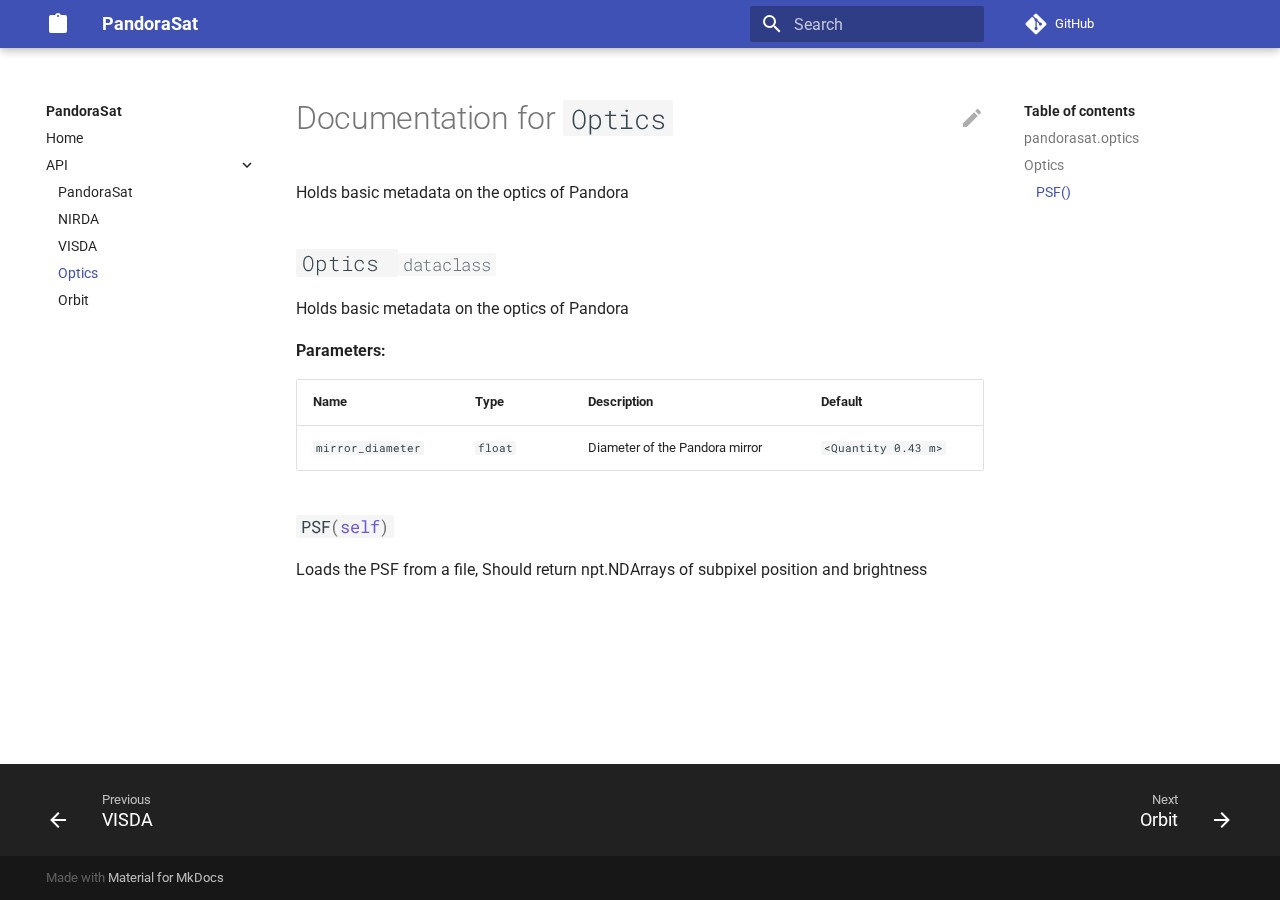
<file: optics/index.html>
<!doctype html>
<html lang="en" class="no-js">
  <head>
    
      <meta charset="utf-8">
      <meta name="viewport" content="width=device-width,initial-scale=1">
      
      
      
      <link rel="icon" href="../assets/images/favicon.png">
      <meta name="generator" content="mkdocs-1.3.0, mkdocs-material-8.2.11">
    
    
      
        <title>Optics - PandoraSat</title>
      
    
    
      <link rel="stylesheet" href="../assets/stylesheets/main.8c5ef100.min.css">
      
        
        <link rel="stylesheet" href="../assets/stylesheets/palette.9647289d.min.css">
        
      
    
    
    
      
        
        
        <link rel="preconnect" href="https://fonts.gstatic.com" crossorigin>
        <link rel="stylesheet" href="https://fonts.googleapis.com/css?family=Roboto:300,300i,400,400i,700,700i%7CRoboto+Mono:400,400i,700,700i&display=fallback">
        <style>:root{--md-text-font:"Roboto";--md-code-font:"Roboto Mono"}</style>
      
    
    
      <link rel="stylesheet" href="../assets/_mkdocstrings.css">
    
    <script>__md_scope=new URL("..",location),__md_get=(e,_=localStorage,t=__md_scope)=>JSON.parse(_.getItem(t.pathname+"."+e)),__md_set=(e,_,t=localStorage,a=__md_scope)=>{try{t.setItem(a.pathname+"."+e,JSON.stringify(_))}catch(e){}}</script>
    
      

    
    
  </head>
  
  
    
    
    
    
    
    <body dir="ltr" data-md-color-scheme="" data-md-color-primary="none" data-md-color-accent="none">
  
    
    
    <input class="md-toggle" data-md-toggle="drawer" type="checkbox" id="__drawer" autocomplete="off">
    <input class="md-toggle" data-md-toggle="search" type="checkbox" id="__search" autocomplete="off">
    <label class="md-overlay" for="__drawer"></label>
    <div data-md-component="skip">
      
        
        <a href="#documentation-for-optics" class="md-skip">
          Skip to content
        </a>
      
    </div>
    <div data-md-component="announce">
      
    </div>
    
    
      

<header class="md-header" data-md-component="header">
  <nav class="md-header__inner md-grid" aria-label="Header">
    <a href=".." title="PandoraSat" class="md-header__button md-logo" aria-label="PandoraSat" data-md-component="logo">
      
  
  <svg xmlns="http://www.w3.org/2000/svg" viewBox="0 0 24 24"><path d="M19 3h-4.18C14.4 1.84 13.3 1 12 1c-1.3 0-2.4.84-2.82 2H5a2 2 0 0 0-2 2v14a2 2 0 0 0 2 2h14a2 2 0 0 0 2-2V5a2 2 0 0 0-2-2m-7 0a1 1 0 0 1 1 1 1 1 0 0 1-1 1 1 1 0 0 1-1-1 1 1 0 0 1 1-1"/></svg>

    </a>
    <label class="md-header__button md-icon" for="__drawer">
      <svg xmlns="http://www.w3.org/2000/svg" viewBox="0 0 24 24"><path d="M3 6h18v2H3V6m0 5h18v2H3v-2m0 5h18v2H3v-2Z"/></svg>
    </label>
    <div class="md-header__title" data-md-component="header-title">
      <div class="md-header__ellipsis">
        <div class="md-header__topic">
          <span class="md-ellipsis">
            PandoraSat
          </span>
        </div>
        <div class="md-header__topic" data-md-component="header-topic">
          <span class="md-ellipsis">
            
              Optics
            
          </span>
        </div>
      </div>
    </div>
    
    
    
      <label class="md-header__button md-icon" for="__search">
        <svg xmlns="http://www.w3.org/2000/svg" viewBox="0 0 24 24"><path d="M9.5 3A6.5 6.5 0 0 1 16 9.5c0 1.61-.59 3.09-1.56 4.23l.27.27h.79l5 5-1.5 1.5-5-5v-.79l-.27-.27A6.516 6.516 0 0 1 9.5 16 6.5 6.5 0 0 1 3 9.5 6.5 6.5 0 0 1 9.5 3m0 2C7 5 5 7 5 9.5S7 14 9.5 14 14 12 14 9.5 12 5 9.5 5Z"/></svg>
      </label>
      <div class="md-search" data-md-component="search" role="dialog">
  <label class="md-search__overlay" for="__search"></label>
  <div class="md-search__inner" role="search">
    <form class="md-search__form" name="search">
      <input type="text" class="md-search__input" name="query" aria-label="Search" placeholder="Search" autocapitalize="off" autocorrect="off" autocomplete="off" spellcheck="false" data-md-component="search-query" required>
      <label class="md-search__icon md-icon" for="__search">
        <svg xmlns="http://www.w3.org/2000/svg" viewBox="0 0 24 24"><path d="M9.5 3A6.5 6.5 0 0 1 16 9.5c0 1.61-.59 3.09-1.56 4.23l.27.27h.79l5 5-1.5 1.5-5-5v-.79l-.27-.27A6.516 6.516 0 0 1 9.5 16 6.5 6.5 0 0 1 3 9.5 6.5 6.5 0 0 1 9.5 3m0 2C7 5 5 7 5 9.5S7 14 9.5 14 14 12 14 9.5 12 5 9.5 5Z"/></svg>
        <svg xmlns="http://www.w3.org/2000/svg" viewBox="0 0 24 24"><path d="M20 11v2H8l5.5 5.5-1.42 1.42L4.16 12l7.92-7.92L13.5 5.5 8 11h12Z"/></svg>
      </label>
      <nav class="md-search__options" aria-label="Search">
        
        <button type="reset" class="md-search__icon md-icon" aria-label="Clear" tabindex="-1">
          <svg xmlns="http://www.w3.org/2000/svg" viewBox="0 0 24 24"><path d="M19 6.41 17.59 5 12 10.59 6.41 5 5 6.41 10.59 12 5 17.59 6.41 19 12 13.41 17.59 19 19 17.59 13.41 12 19 6.41Z"/></svg>
        </button>
      </nav>
      
    </form>
    <div class="md-search__output">
      <div class="md-search__scrollwrap" data-md-scrollfix>
        <div class="md-search-result" data-md-component="search-result">
          <div class="md-search-result__meta">
            Initializing search
          </div>
          <ol class="md-search-result__list"></ol>
        </div>
      </div>
    </div>
  </div>
</div>
    
    
      <div class="md-header__source">
        <a href="https://github.com/pandoramission/pandora-sat" title="Go to repository" class="md-source" data-md-component="source">
  <div class="md-source__icon md-icon">
    
    <svg xmlns="http://www.w3.org/2000/svg" viewBox="0 0 448 512"><!--! Font Awesome Free 6.1.1 by @fontawesome - https://fontawesome.com License - https://fontawesome.com/license/free (Icons: CC BY 4.0, Fonts: SIL OFL 1.1, Code: MIT License) Copyright 2022 Fonticons, Inc.--><path d="M439.55 236.05 244 40.45a28.87 28.87 0 0 0-40.81 0l-40.66 40.63 51.52 51.52c27.06-9.14 52.68 16.77 43.39 43.68l49.66 49.66c34.23-11.8 61.18 31 35.47 56.69-26.49 26.49-70.21-2.87-56-37.34L240.22 199v121.85c25.3 12.54 22.26 41.85 9.08 55a34.34 34.34 0 0 1-48.55 0c-17.57-17.6-11.07-46.91 11.25-56v-123c-20.8-8.51-24.6-30.74-18.64-45L142.57 101 8.45 235.14a28.86 28.86 0 0 0 0 40.81l195.61 195.6a28.86 28.86 0 0 0 40.8 0l194.69-194.69a28.86 28.86 0 0 0 0-40.81z"/></svg>
  </div>
  <div class="md-source__repository">
    GitHub
  </div>
</a>
      </div>
    
  </nav>
  
</header>
    
    <div class="md-container" data-md-component="container">
      
      
        
          
        
      
      <main class="md-main" data-md-component="main">
        <div class="md-main__inner md-grid">
          
            
              
              <div class="md-sidebar md-sidebar--primary" data-md-component="sidebar" data-md-type="navigation" >
                <div class="md-sidebar__scrollwrap">
                  <div class="md-sidebar__inner">
                    


<nav class="md-nav md-nav--primary" aria-label="Navigation" data-md-level="0">
  <label class="md-nav__title" for="__drawer">
    <a href=".." title="PandoraSat" class="md-nav__button md-logo" aria-label="PandoraSat" data-md-component="logo">
      
  
  <svg xmlns="http://www.w3.org/2000/svg" viewBox="0 0 24 24"><path d="M19 3h-4.18C14.4 1.84 13.3 1 12 1c-1.3 0-2.4.84-2.82 2H5a2 2 0 0 0-2 2v14a2 2 0 0 0 2 2h14a2 2 0 0 0 2-2V5a2 2 0 0 0-2-2m-7 0a1 1 0 0 1 1 1 1 1 0 0 1-1 1 1 1 0 0 1-1-1 1 1 0 0 1 1-1"/></svg>

    </a>
    PandoraSat
  </label>
  
    <div class="md-nav__source">
      <a href="https://github.com/pandoramission/pandora-sat" title="Go to repository" class="md-source" data-md-component="source">
  <div class="md-source__icon md-icon">
    
    <svg xmlns="http://www.w3.org/2000/svg" viewBox="0 0 448 512"><!--! Font Awesome Free 6.1.1 by @fontawesome - https://fontawesome.com License - https://fontawesome.com/license/free (Icons: CC BY 4.0, Fonts: SIL OFL 1.1, Code: MIT License) Copyright 2022 Fonticons, Inc.--><path d="M439.55 236.05 244 40.45a28.87 28.87 0 0 0-40.81 0l-40.66 40.63 51.52 51.52c27.06-9.14 52.68 16.77 43.39 43.68l49.66 49.66c34.23-11.8 61.18 31 35.47 56.69-26.49 26.49-70.21-2.87-56-37.34L240.22 199v121.85c25.3 12.54 22.26 41.85 9.08 55a34.34 34.34 0 0 1-48.55 0c-17.57-17.6-11.07-46.91 11.25-56v-123c-20.8-8.51-24.6-30.74-18.64-45L142.57 101 8.45 235.14a28.86 28.86 0 0 0 0 40.81l195.61 195.6a28.86 28.86 0 0 0 40.8 0l194.69-194.69a28.86 28.86 0 0 0 0-40.81z"/></svg>
  </div>
  <div class="md-source__repository">
    GitHub
  </div>
</a>
    </div>
  
  <ul class="md-nav__list" data-md-scrollfix>
    
      
      
      

  
  
  
    <li class="md-nav__item">
      <a href=".." class="md-nav__link">
        Home
      </a>
    </li>
  

    
      
      
      

  
  
    
  
  
    
    <li class="md-nav__item md-nav__item--active md-nav__item--nested">
      
      
        <input class="md-nav__toggle md-toggle" data-md-toggle="__nav_2" type="checkbox" id="__nav_2" checked>
      
      
      
      
        <label class="md-nav__link" for="__nav_2">
          API
          <span class="md-nav__icon md-icon"></span>
        </label>
      
      <nav class="md-nav" aria-label="API" data-md-level="1">
        <label class="md-nav__title" for="__nav_2">
          <span class="md-nav__icon md-icon"></span>
          API
        </label>
        <ul class="md-nav__list" data-md-scrollfix>
          
            
              
  
  
  
    <li class="md-nav__item">
      <a href="../pandorasat/" class="md-nav__link">
        PandoraSat
      </a>
    </li>
  

            
          
            
              
  
  
  
    <li class="md-nav__item">
      <a href="../irdetector/" class="md-nav__link">
        NIRDA
      </a>
    </li>
  

            
          
            
              
  
  
  
    <li class="md-nav__item">
      <a href="../visibledetector/" class="md-nav__link">
        VISDA
      </a>
    </li>
  

            
          
            
              
  
  
    
  
  
    <li class="md-nav__item md-nav__item--active">
      
      <input class="md-nav__toggle md-toggle" data-md-toggle="toc" type="checkbox" id="__toc">
      
      
        
      
      
        <label class="md-nav__link md-nav__link--active" for="__toc">
          Optics
          <span class="md-nav__icon md-icon"></span>
        </label>
      
      <a href="./" class="md-nav__link md-nav__link--active">
        Optics
      </a>
      
        

<nav class="md-nav md-nav--secondary" aria-label="Table of contents">
  
  
  
    
  
  
    <label class="md-nav__title" for="__toc">
      <span class="md-nav__icon md-icon"></span>
      Table of contents
    </label>
    <ul class="md-nav__list" data-md-component="toc" data-md-scrollfix>
      
        <li class="md-nav__item">
  <a href="#pandorasat.optics" class="md-nav__link">
    pandorasat.optics
  </a>
  
</li>
      
        <li class="md-nav__item">
  <a href="#pandorasat.optics.Optics" class="md-nav__link">
    Optics
  </a>
  
    <nav class="md-nav" aria-label="Optics">
      <ul class="md-nav__list">
        
          <li class="md-nav__item">
  <a href="#pandorasat.optics.Optics.PSF" class="md-nav__link">
    PSF()
  </a>
  
</li>
        
      </ul>
    </nav>
  
</li>
      
    </ul>
  
</nav>
      
    </li>
  

            
          
            
              
  
  
  
    <li class="md-nav__item">
      <a href="../orbit/" class="md-nav__link">
        Orbit
      </a>
    </li>
  

            
          
        </ul>
      </nav>
    </li>
  

    
  </ul>
</nav>
                  </div>
                </div>
              </div>
            
            
              
              <div class="md-sidebar md-sidebar--secondary" data-md-component="sidebar" data-md-type="toc" >
                <div class="md-sidebar__scrollwrap">
                  <div class="md-sidebar__inner">
                    

<nav class="md-nav md-nav--secondary" aria-label="Table of contents">
  
  
  
    
  
  
    <label class="md-nav__title" for="__toc">
      <span class="md-nav__icon md-icon"></span>
      Table of contents
    </label>
    <ul class="md-nav__list" data-md-component="toc" data-md-scrollfix>
      
        <li class="md-nav__item">
  <a href="#pandorasat.optics" class="md-nav__link">
    pandorasat.optics
  </a>
  
</li>
      
        <li class="md-nav__item">
  <a href="#pandorasat.optics.Optics" class="md-nav__link">
    Optics
  </a>
  
    <nav class="md-nav" aria-label="Optics">
      <ul class="md-nav__list">
        
          <li class="md-nav__item">
  <a href="#pandorasat.optics.Optics.PSF" class="md-nav__link">
    PSF()
  </a>
  
</li>
        
      </ul>
    </nav>
  
</li>
      
    </ul>
  
</nav>
                  </div>
                </div>
              </div>
            
          
          <div class="md-content" data-md-component="content">
            <article class="md-content__inner md-typeset">
              
                
  <a href="https://github.com/pandoramission/pandora-sat/edit/master/docs/optics.md" title="Edit this page" class="md-content__button md-icon">
    <svg xmlns="http://www.w3.org/2000/svg" viewBox="0 0 24 24"><path d="M20.71 7.04c.39-.39.39-1.04 0-1.41l-2.34-2.34c-.37-.39-1.02-.39-1.41 0l-1.84 1.83 3.75 3.75M3 17.25V21h3.75L17.81 9.93l-3.75-3.75L3 17.25Z"/></svg>
  </a>



<h1 id="documentation-for-optics">Documentation for <code>Optics</code></h1>


  <div class="doc doc-object doc-module">

<a id="pandorasat.optics"></a>
    <div class="doc doc-contents first">

      <p>Holds basic metadata on the optics of Pandora</p>



  <div class="doc doc-children">







  <div class="doc doc-object doc-class">



<h2 id="pandorasat.optics.Optics" class="doc doc-heading">
        <code>
Optics        </code>


  <span class="doc doc-properties">
      <small class="doc doc-property doc-property-dataclass"><code>dataclass</code></small>
  </span>

</h2>

    <div class="doc doc-contents ">

      <p>Holds basic metadata on the optics of Pandora</p>

<p><strong>Parameters:</strong></p>
<table>
  <thead>
    <tr>
      <th>Name</th>
      <th>Type</th>
      <th>Description</th>
      <th>Default</th>
    </tr>
  </thead>
  <tbody>
      <tr>
        <td><code>mirror_diameter</code></td>
        <td><code>float</code></td>
        <td><p>Diameter of the Pandora mirror</p></td>
        <td><code>&lt;Quantity 0.43 m&gt;</code></td>
      </tr>
  </tbody>
</table>



  <div class="doc doc-children">










  <div class="doc doc-object doc-method">



<h3 id="pandorasat.optics.Optics.PSF" class="doc doc-heading">
<code class="highlight language-python"><span class="n">PSF</span><span class="p">(</span><span class="bp">self</span><span class="p">)</span></code>


</h3>

    <div class="doc doc-contents ">

      <p>Loads the PSF from a file,
Should return npt.NDArrays of subpixel position and brightness</p>

    </div>

  </div>








  </div>

    </div>

  </div>







  </div>

    </div>

  </div>

              
            </article>
          </div>
        </div>
        
      </main>
      
        <footer class="md-footer">
  
    <nav class="md-footer__inner md-grid" aria-label="Footer">
      
        
        <a href="../visibledetector/" class="md-footer__link md-footer__link--prev" aria-label="Previous: VISDA" rel="prev">
          <div class="md-footer__button md-icon">
            <svg xmlns="http://www.w3.org/2000/svg" viewBox="0 0 24 24"><path d="M20 11v2H8l5.5 5.5-1.42 1.42L4.16 12l7.92-7.92L13.5 5.5 8 11h12Z"/></svg>
          </div>
          <div class="md-footer__title">
            <div class="md-ellipsis">
              <span class="md-footer__direction">
                Previous
              </span>
              VISDA
            </div>
          </div>
        </a>
      
      
        
        <a href="../orbit/" class="md-footer__link md-footer__link--next" aria-label="Next: Orbit" rel="next">
          <div class="md-footer__title">
            <div class="md-ellipsis">
              <span class="md-footer__direction">
                Next
              </span>
              Orbit
            </div>
          </div>
          <div class="md-footer__button md-icon">
            <svg xmlns="http://www.w3.org/2000/svg" viewBox="0 0 24 24"><path d="M4 11v2h12l-5.5 5.5 1.42 1.42L19.84 12l-7.92-7.92L10.5 5.5 16 11H4Z"/></svg>
          </div>
        </a>
      
    </nav>
  
  <div class="md-footer-meta md-typeset">
    <div class="md-footer-meta__inner md-grid">
      <div class="md-copyright">
  
  
    Made with
    <a href="https://squidfunk.github.io/mkdocs-material/" target="_blank" rel="noopener">
      Material for MkDocs
    </a>
  
</div>
      
    </div>
  </div>
</footer>
      
    </div>
    <div class="md-dialog" data-md-component="dialog">
      <div class="md-dialog__inner md-typeset"></div>
    </div>
    <script id="__config" type="application/json">{"base": "..", "features": [], "search": "../assets/javascripts/workers/search.2a1c317c.min.js", "translations": {"clipboard.copied": "Copied to clipboard", "clipboard.copy": "Copy to clipboard", "search.config.lang": "en", "search.config.pipeline": "trimmer, stopWordFilter", "search.config.separator": "[\\s\\-]+", "search.placeholder": "Search", "search.result.more.one": "1 more on this page", "search.result.more.other": "# more on this page", "search.result.none": "No matching documents", "search.result.one": "1 matching document", "search.result.other": "# matching documents", "search.result.placeholder": "Type to start searching", "search.result.term.missing": "Missing", "select.version.title": "Select version"}}</script>
    
    
      <script src="../assets/javascripts/bundle.748e2769.min.js"></script>
      
    
  </body>
</html>
</file>
<file: assets/_mkdocstrings.css>
/* Avoid breaking parameter names, etc. in table cells. */
.doc-contents td code {
  word-break: normal !important;
}

/* No line break before first paragraph of descriptions. */
.doc-md-description,
.doc-md-description>p:first-child {
  display: inline;
}

/* Max width for docstring sections tables. */
.doc .md-typeset__table,
.doc .md-typeset__table table {
  display: table !important;
  width: 100%;
}

.doc .md-typeset__table tr {
  display: table-row;
}

/* Defaults in Spacy table style. */
.doc-param-default {
  float: right;
}

/* Parameter headings must be inline, not blocks. */
.doc-heading-parameter {
  display: inline;
}

/* Prefer space on the right, not the left of parameter permalinks. */
.doc-heading-parameter .headerlink {
  margin-left: 0 !important;
  margin-right: 0.2rem;
}

/* Backward-compatibility: docstring section titles in bold. */
.doc-section-title {
  font-weight: bold;
}

/* Symbols in Navigation and ToC. */
:root, :host,
[data-md-color-scheme="default"] {
  --doc-symbol-parameter-fg-color: #df50af;
  --doc-symbol-attribute-fg-color: #953800;
  --doc-symbol-function-fg-color: #8250df;
  --doc-symbol-method-fg-color: #8250df;
  --doc-symbol-class-fg-color: #0550ae;
  --doc-symbol-module-fg-color: #5cad0f;

  --doc-symbol-parameter-bg-color: #df50af1a;
  --doc-symbol-attribute-bg-color: #9538001a;
  --doc-symbol-function-bg-color: #8250df1a;
  --doc-symbol-method-bg-color: #8250df1a;
  --doc-symbol-class-bg-color: #0550ae1a;
  --doc-symbol-module-bg-color: #5cad0f1a;
}

[data-md-color-scheme="slate"] {
  --doc-symbol-parameter-fg-color: #ffa8cc;
  --doc-symbol-attribute-fg-color: #ffa657;
  --doc-symbol-function-fg-color: #d2a8ff;
  --doc-symbol-method-fg-color: #d2a8ff;
  --doc-symbol-class-fg-color: #79c0ff;
  --doc-symbol-module-fg-color: #baff79;

  --doc-symbol-parameter-bg-color: #ffa8cc1a;
  --doc-symbol-attribute-bg-color: #ffa6571a;
  --doc-symbol-function-bg-color: #d2a8ff1a;
  --doc-symbol-method-bg-color: #d2a8ff1a;
  --doc-symbol-class-bg-color: #79c0ff1a;
  --doc-symbol-module-bg-color: #baff791a;
}

code.doc-symbol {
  border-radius: .1rem;
  font-size: .85em;
  padding: 0 .3em;
  font-weight: bold;
}

code.doc-symbol-parameter {
  color: var(--doc-symbol-parameter-fg-color);
  background-color: var(--doc-symbol-parameter-bg-color);
}

code.doc-symbol-parameter::after {
  content: "param";
}

code.doc-symbol-attribute {
  color: var(--doc-symbol-attribute-fg-color);
  background-color: var(--doc-symbol-attribute-bg-color);
}

code.doc-symbol-attribute::after {
  content: "attr";
}

code.doc-symbol-function {
  color: var(--doc-symbol-function-fg-color);
  background-color: var(--doc-symbol-function-bg-color);
}

code.doc-symbol-function::after {
  content: "func";
}

code.doc-symbol-method {
  color: var(--doc-symbol-method-fg-color);
  background-color: var(--doc-symbol-method-bg-color);
}

code.doc-symbol-method::after {
  content: "meth";
}

code.doc-symbol-class {
  color: var(--doc-symbol-class-fg-color);
  background-color: var(--doc-symbol-class-bg-color);
}

code.doc-symbol-class::after {
  content: "class";
}

code.doc-symbol-module {
  color: var(--doc-symbol-module-fg-color);
  background-color: var(--doc-symbol-module-bg-color);
}

code.doc-symbol-module::after {
  content: "mod";
}

.doc-signature .autorefs {
  color: inherit;
  border-bottom: 1px dotted currentcolor;
}
</file>
<file: assets/stylesheets/main.8c5ef100.min.css>
@charset "UTF-8";html{-webkit-text-size-adjust:none;-moz-text-size-adjust:none;-ms-text-size-adjust:none;text-size-adjust:none;box-sizing:border-box}*,:after,:before{box-sizing:inherit}@media (prefers-reduced-motion){*,:after,:before{transition:none!important}}body{margin:0}a,button,input,label{-webkit-tap-highlight-color:transparent}a{color:inherit;text-decoration:none}hr{border:0;box-sizing:initial;display:block;height:.05rem;overflow:visible;padding:0}small{font-size:80%}sub,sup{line-height:1em}img{border-style:none}table{border-collapse:initial;border-spacing:0}td,th{font-weight:400;vertical-align:top}button{background:transparent;border:0;font-family:inherit;font-size:inherit;margin:0;padding:0}input{border:0;outline:none}:root{--md-default-fg-color:rgba(0,0,0,.87);--md-default-fg-color--light:rgba(0,0,0,.54);--md-default-fg-color--lighter:rgba(0,0,0,.32);--md-default-fg-color--lightest:rgba(0,0,0,.07);--md-default-bg-color:#fff;--md-default-bg-color--light:hsla(0,0%,100%,.7);--md-default-bg-color--lighter:hsla(0,0%,100%,.3);--md-default-bg-color--lightest:hsla(0,0%,100%,.12);--md-primary-fg-color:#4051b5;--md-primary-fg-color--light:#5d6cc0;--md-primary-fg-color--dark:#303fa1;--md-primary-bg-color:#fff;--md-primary-bg-color--light:hsla(0,0%,100%,.7);--md-accent-fg-color:#526cfe;--md-accent-fg-color--transparent:rgba(82,108,254,.1);--md-accent-bg-color:#fff;--md-accent-bg-color--light:hsla(0,0%,100%,.7);--md-shadow-z1:0 0.2rem 0.5rem rgba(0,0,0,.05),0 0 0.05rem rgba(0,0,0,.1);--md-shadow-z2:0 0.2rem 0.5rem rgba(0,0,0,.1),0 0 0.05rem rgba(0,0,0,.25);--md-shadow-z3:0 0.2rem 0.5rem rgba(0,0,0,.2),0 0 0.05rem rgba(0,0,0,.35)}:root>*{--md-code-fg-color:#36464e;--md-code-bg-color:#f5f5f5;--md-code-hl-color:rgba(255,255,0,.5);--md-code-hl-number-color:#d52a2a;--md-code-hl-special-color:#db1457;--md-code-hl-function-color:#a846b9;--md-code-hl-constant-color:#6e59d9;--md-code-hl-keyword-color:#3f6ec6;--md-code-hl-string-color:#1c7d4d;--md-code-hl-name-color:var(--md-code-fg-color);--md-code-hl-operator-color:var(--md-default-fg-color--light);--md-code-hl-punctuation-color:var(--md-default-fg-color--light);--md-code-hl-comment-color:var(--md-default-fg-color--light);--md-code-hl-generic-color:var(--md-default-fg-color--light);--md-code-hl-variable-color:var(--md-default-fg-color--light);--md-typeset-color:var(--md-default-fg-color);--md-typeset-a-color:var(--md-primary-fg-color);--md-typeset-mark-color:rgba(255,255,0,.5);--md-typeset-del-color:rgba(245,80,61,.15);--md-typeset-ins-color:rgba(11,213,112,.15);--md-typeset-kbd-color:#fafafa;--md-typeset-kbd-accent-color:#fff;--md-typeset-kbd-border-color:#b8b8b8;--md-typeset-table-color:rgba(0,0,0,.12);--md-admonition-fg-color:var(--md-default-fg-color);--md-admonition-bg-color:var(--md-default-bg-color);--md-footer-fg-color:#fff;--md-footer-fg-color--light:hsla(0,0%,100%,.7);--md-footer-fg-color--lighter:hsla(0,0%,100%,.3);--md-footer-bg-color:rgba(0,0,0,.87);--md-footer-bg-color--dark:rgba(0,0,0,.32)}.md-icon svg{fill:currentcolor;display:block;height:1.2rem;width:1.2rem}body{-webkit-font-smoothing:antialiased;-moz-osx-font-smoothing:grayscale;--md-text-font-family:var(--md-text-font,_),-apple-system,BlinkMacSystemFont,Helvetica,Arial,sans-serif;--md-code-font-family:var(--md-code-font,_),SFMono-Regular,Consolas,Menlo,monospace}body,input{font-feature-settings:"kern","liga";font-family:var(--md-text-font-family)}body,code,input,kbd,pre{color:var(--md-typeset-color)}code,kbd,pre{font-feature-settings:"kern";font-family:var(--md-code-font-family)}:root{--md-typeset-table-sort-icon:url('data:image/svg+xml;charset=utf-8,<svg xmlns="http://www.w3.org/2000/svg" viewBox="0 0 24 24"><path d="m18 21-4-4h3V7h-3l4-4 4 4h-3v10h3M2 19v-2h10v2M2 13v-2h7v2M2 7V5h4v2H2Z"/></svg>');--md-typeset-table-sort-icon--asc:url('data:image/svg+xml;charset=utf-8,<svg xmlns="http://www.w3.org/2000/svg" viewBox="0 0 24 24"><path d="M19 17h3l-4 4-4-4h3V3h2M2 17h10v2H2M6 5v2H2V5m0 6h7v2H2v-2Z"/></svg>');--md-typeset-table-sort-icon--desc:url('data:image/svg+xml;charset=utf-8,<svg xmlns="http://www.w3.org/2000/svg" viewBox="0 0 24 24"><path d="M19 7h3l-4-4-4 4h3v14h2M2 17h10v2H2M6 5v2H2V5m0 6h7v2H2v-2Z"/></svg>')}.md-typeset{-webkit-print-color-adjust:exact;color-adjust:exact;font-size:.8rem;line-height:1.6}@media print{.md-typeset{font-size:.68rem}}.md-typeset blockquote,.md-typeset dl,.md-typeset figure,.md-typeset ol,.md-typeset pre,.md-typeset ul{margin-bottom:1em;margin-top:1em}.md-typeset h1{color:var(--md-default-fg-color--light);font-size:2em;line-height:1.3;margin:0 0 1.25em}.md-typeset h1,.md-typeset h2{font-weight:300;letter-spacing:-.01em}.md-typeset h2{font-size:1.5625em;line-height:1.4;margin:1.6em 0 .64em}.md-typeset h3{font-size:1.25em;font-weight:400;letter-spacing:-.01em;line-height:1.5;margin:1.6em 0 .8em}.md-typeset h2+h3{margin-top:.8em}.md-typeset h4{font-weight:700;letter-spacing:-.01em;margin:1em 0}.md-typeset h5,.md-typeset h6{color:var(--md-default-fg-color--light);font-size:.8em;font-weight:700;letter-spacing:-.01em;margin:1.25em 0}.md-typeset h5{text-transform:uppercase}.md-typeset hr{border-bottom:.05rem solid var(--md-default-fg-color--lightest);display:flow-root;margin:1.5em 0}.md-typeset a{color:var(--md-typeset-a-color);word-break:break-word}.md-typeset a,.md-typeset a:before{transition:color 125ms}.md-typeset a:focus,.md-typeset a:hover{color:var(--md-accent-fg-color)}.md-typeset a:focus code,.md-typeset a:hover code{background-color:var(--md-accent-fg-color--transparent)}.md-typeset a code{color:currentcolor;transition:background-color 125ms}.md-typeset a.focus-visible{outline-color:var(--md-accent-fg-color);outline-offset:.2rem}.md-typeset code,.md-typeset kbd,.md-typeset pre{color:var(--md-code-fg-color);direction:ltr}@media print{.md-typeset code,.md-typeset kbd,.md-typeset pre{white-space:pre-wrap}}.md-typeset code{background-color:var(--md-code-bg-color);border-radius:.1rem;-webkit-box-decoration-break:clone;box-decoration-break:clone;font-size:.85em;padding:0 .2941176471em;word-break:break-word}.md-typeset code:not(.focus-visible){-webkit-tap-highlight-color:transparent;outline:none}.md-typeset pre{display:flow-root;line-height:1.4;position:relative}.md-typeset pre>code{-webkit-box-decoration-break:slice;box-decoration-break:slice;box-shadow:none;display:block;margin:0;outline-color:var(--md-accent-fg-color);overflow:auto;padding:.7720588235em 1.1764705882em;scrollbar-color:var(--md-default-fg-color--lighter) transparent;scrollbar-width:thin;touch-action:auto;word-break:normal}.md-typeset pre>code:hover{scrollbar-color:var(--md-accent-fg-color) transparent}.md-typeset pre>code::-webkit-scrollbar{height:.2rem;width:.2rem}.md-typeset pre>code::-webkit-scrollbar-thumb{background-color:var(--md-default-fg-color--lighter)}.md-typeset pre>code::-webkit-scrollbar-thumb:hover{background-color:var(--md-accent-fg-color)}.md-typeset kbd{background-color:var(--md-typeset-kbd-color);border-radius:.1rem;box-shadow:0 .1rem 0 .05rem var(--md-typeset-kbd-border-color),0 .1rem 0 var(--md-typeset-kbd-border-color),0 -.1rem .2rem var(--md-typeset-kbd-accent-color) inset;color:var(--md-default-fg-color);display:inline-block;font-size:.75em;padding:0 .6666666667em;vertical-align:text-top;word-break:break-word}.md-typeset mark{background-color:var(--md-typeset-mark-color);-webkit-box-decoration-break:clone;box-decoration-break:clone;color:inherit;word-break:break-word}.md-typeset abbr{border-bottom:.05rem dotted var(--md-default-fg-color--light);cursor:help;text-decoration:none}@media (hover:none){.md-typeset abbr{position:relative}.md-typeset abbr[title]:-webkit-any(:focus,:hover):after{background-color:var(--md-default-fg-color);border-radius:.1rem;box-shadow:var(--md-shadow-z3);color:var(--md-default-bg-color);content:attr(title);display:inline-block;font-size:.7rem;margin-top:2em;max-width:80%;min-width:-webkit-max-content;min-width:max-content;padding:.2rem .3rem;position:absolute;width:auto}.md-typeset abbr[title]:-moz-any(:focus,:hover):after{background-color:var(--md-default-fg-color);border-radius:.1rem;box-shadow:var(--md-shadow-z3);color:var(--md-default-bg-color);content:attr(title);display:inline-block;font-size:.7rem;margin-top:2em;max-width:80%;min-width:-moz-max-content;min-width:max-content;padding:.2rem .3rem;position:absolute;width:auto}[dir=ltr] .md-typeset abbr[title]:-webkit-any(:focus,:hover):after{left:0}[dir=ltr] .md-typeset abbr[title]:-moz-any(:focus,:hover):after{left:0}[dir=ltr] .md-typeset abbr[title]:is(:focus,:hover):after{left:0}[dir=rtl] .md-typeset abbr[title]:-webkit-any(:focus,:hover):after{right:0}[dir=rtl] .md-typeset abbr[title]:-moz-any(:focus,:hover):after{right:0}[dir=rtl] .md-typeset abbr[title]:is(:focus,:hover):after{right:0}.md-typeset abbr[title]:is(:focus,:hover):after{background-color:var(--md-default-fg-color);border-radius:.1rem;box-shadow:var(--md-shadow-z3);color:var(--md-default-bg-color);content:attr(title);display:inline-block;font-size:.7rem;margin-top:2em;max-width:80%;min-width:-webkit-max-content;min-width:-moz-max-content;min-width:max-content;padding:.2rem .3rem;position:absolute;width:auto}}.md-typeset small{opacity:.75}[dir=ltr] .md-typeset sub,[dir=ltr] .md-typeset sup{margin-left:.078125em}[dir=rtl] .md-typeset sub,[dir=rtl] .md-typeset sup{margin-right:.078125em}[dir=ltr] .md-typeset blockquote{padding-left:.6rem}[dir=rtl] .md-typeset blockquote{padding-right:.6rem}[dir=ltr] .md-typeset blockquote{border-left:.2rem solid var(--md-default-fg-color--lighter)}[dir=rtl] .md-typeset blockquote{border-right:.2rem solid var(--md-default-fg-color--lighter)}.md-typeset blockquote{color:var(--md-default-fg-color--light);margin-left:0;margin-right:0}.md-typeset ul{list-style-type:disc}[dir=ltr] .md-typeset ol,[dir=ltr] .md-typeset ul{margin-left:.625em}[dir=rtl] .md-typeset ol,[dir=rtl] .md-typeset ul{margin-right:.625em}.md-typeset ol,.md-typeset ul{padding:0}.md-typeset ol:not([hidden]),.md-typeset ul:not([hidden]){display:flow-root}.md-typeset ol ol,.md-typeset ul ol{list-style-type:lower-alpha}.md-typeset ol ol ol,.md-typeset ul ol ol{list-style-type:lower-roman}[dir=ltr] .md-typeset ol li,[dir=ltr] .md-typeset ul li{margin-left:1.25em}[dir=rtl] .md-typeset ol li,[dir=rtl] .md-typeset ul li{margin-right:1.25em}.md-typeset ol li,.md-typeset ul li{margin-bottom:.5em}.md-typeset ol li blockquote,.md-typeset ol li p,.md-typeset ul li blockquote,.md-typeset ul li p{margin:.5em 0}.md-typeset ol li:last-child,.md-typeset ul li:last-child{margin-bottom:0}.md-typeset ol li :-webkit-any(ul,ol),.md-typeset ul li :-webkit-any(ul,ol){margin-bottom:.5em;margin-top:.5em}.md-typeset ol li :-moz-any(ul,ol),.md-typeset ul li :-moz-any(ul,ol){margin-bottom:.5em;margin-top:.5em}[dir=ltr] .md-typeset ol li :-webkit-any(ul,ol),[dir=ltr] .md-typeset ul li :-webkit-any(ul,ol){margin-left:.625em}[dir=ltr] .md-typeset ol li :-moz-any(ul,ol),[dir=ltr] .md-typeset ul li :-moz-any(ul,ol){margin-left:.625em}[dir=ltr] .md-typeset ol li :is(ul,ol),[dir=ltr] .md-typeset ul li :is(ul,ol){margin-left:.625em}[dir=rtl] .md-typeset ol li :-webkit-any(ul,ol),[dir=rtl] .md-typeset ul li :-webkit-any(ul,ol){margin-right:.625em}[dir=rtl] .md-typeset ol li :-moz-any(ul,ol),[dir=rtl] .md-typeset ul li :-moz-any(ul,ol){margin-right:.625em}[dir=rtl] .md-typeset ol li :is(ul,ol),[dir=rtl] .md-typeset ul li :is(ul,ol){margin-right:.625em}.md-typeset ol li :is(ul,ol),.md-typeset ul li :is(ul,ol){margin-bottom:.5em;margin-top:.5em}[dir=ltr] .md-typeset dd{margin-left:1.875em}[dir=rtl] .md-typeset dd{margin-right:1.875em}.md-typeset dd{margin-bottom:1.5em;margin-top:1em}.md-typeset img,.md-typeset svg{height:auto;max-width:100%}.md-typeset img[align=left],.md-typeset svg[align=left]{margin:1em 1em 1em 0}.md-typeset img[align=right],.md-typeset svg[align=right]{margin:1em 0 1em 1em}.md-typeset img[align]:only-child,.md-typeset svg[align]:only-child{margin-top:0}.md-typeset img[src$="#only-dark"]{display:none}.md-typeset figure{display:flow-root;margin:1em auto;max-width:100%;text-align:center;width:-webkit-fit-content;width:-moz-fit-content;width:fit-content}.md-typeset figure img{display:block}.md-typeset figcaption{font-style:italic;margin:1em auto;max-width:24rem}.md-typeset iframe{max-width:100%}.md-typeset table:not([class]){background-color:var(--md-default-bg-color);border:.05rem solid var(--md-typeset-table-color);border-radius:.1rem;display:inline-block;font-size:.64rem;max-width:100%;overflow:auto;touch-action:auto}@media print{.md-typeset table:not([class]){display:table}}.md-typeset table:not([class])+*{margin-top:1.5em}.md-typeset table:not([class]) :-webkit-any(th,td)>:first-child{margin-top:0}.md-typeset table:not([class]) :-moz-any(th,td)>:first-child{margin-top:0}.md-typeset table:not([class]) :is(th,td)>:first-child{margin-top:0}.md-typeset table:not([class]) :-webkit-any(th,td)>:last-child{margin-bottom:0}.md-typeset table:not([class]) :-moz-any(th,td)>:last-child{margin-bottom:0}.md-typeset table:not([class]) :is(th,td)>:last-child{margin-bottom:0}.md-typeset table:not([class]) :-webkit-any(th,td):not([align]){text-align:left}.md-typeset table:not([class]) :-moz-any(th,td):not([align]){text-align:left}.md-typeset table:not([class]) :is(th,td):not([align]){text-align:left}[dir=rtl] .md-typeset table:not([class]) :-webkit-any(th,td):not([align]){text-align:right}[dir=rtl] .md-typeset table:not([class]) :-moz-any(th,td):not([align]){text-align:right}[dir=rtl] .md-typeset table:not([class]) :is(th,td):not([align]){text-align:right}.md-typeset table:not([class]) th{font-weight:700;min-width:5rem;padding:.9375em 1.25em;vertical-align:top}.md-typeset table:not([class]) th a{color:inherit}.md-typeset table:not([class]) td{border-top:.05rem solid var(--md-typeset-table-color);padding:.9375em 1.25em;vertical-align:top}.md-typeset table:not([class]) tbody tr{transition:background-color 125ms}.md-typeset table:not([class]) tbody tr:hover{background-color:rgba(0,0,0,.035);box-shadow:0 .05rem 0 var(--md-default-bg-color) inset}.md-typeset table:not([class]) a{word-break:normal}.md-typeset table th[role=columnheader]{cursor:pointer}[dir=ltr] .md-typeset table th[role=columnheader]:after{margin-left:.5em}[dir=rtl] .md-typeset table th[role=columnheader]:after{margin-right:.5em}.md-typeset table th[role=columnheader]:after{content:"";display:inline-block;height:1.2em;-webkit-mask-image:var(--md-typeset-table-sort-icon);mask-image:var(--md-typeset-table-sort-icon);-webkit-mask-repeat:no-repeat;mask-repeat:no-repeat;-webkit-mask-size:contain;mask-size:contain;transition:background-color 125ms;vertical-align:text-bottom;width:1.2em}.md-typeset table th[role=columnheader]:hover:after{background-color:var(--md-default-fg-color--lighter)}.md-typeset table th[role=columnheader][aria-sort=ascending]:after{background-color:var(--md-default-fg-color--light);-webkit-mask-image:var(--md-typeset-table-sort-icon--asc);mask-image:var(--md-typeset-table-sort-icon--asc)}.md-typeset table th[role=columnheader][aria-sort=descending]:after{background-color:var(--md-default-fg-color--light);-webkit-mask-image:var(--md-typeset-table-sort-icon--desc);mask-image:var(--md-typeset-table-sort-icon--desc)}.md-typeset__scrollwrap{margin:1em -.8rem;overflow-x:auto;touch-action:auto}.md-typeset__table{display:inline-block;margin-bottom:.5em;padding:0 .8rem}@media print{.md-typeset__table{display:block}}html .md-typeset__table table{display:table;margin:0;overflow:hidden;width:100%}@media screen and (max-width:44.9375em){.md-content__inner>pre{margin:1em -.8rem}.md-content__inner>pre code{border-radius:0}}.md-banner{background-color:var(--md-footer-bg-color);color:var(--md-footer-fg-color);overflow:auto}@media print{.md-banner{display:none}}.md-banner--warning{background:var(--md-typeset-mark-color);color:var(--md-default-fg-color)}.md-banner__inner{font-size:.7rem;margin:.6rem auto;padding:0 .8rem}html{font-size:125%;height:100%;overflow-x:hidden}@media screen and (min-width:100em){html{font-size:137.5%}}@media screen and (min-width:125em){html{font-size:150%}}body{background-color:var(--md-default-bg-color);display:flex;flex-direction:column;font-size:.5rem;min-height:100%;position:relative;width:100%}@media print{body{display:block}}@media screen and (max-width:59.9375em){body[data-md-state=lock]{position:fixed}}.md-grid{margin-left:auto;margin-right:auto;max-width:61rem}.md-container{display:flex;flex-direction:column;flex-grow:1}@media print{.md-container{display:block}}.md-main{flex-grow:1}.md-main__inner{display:flex;height:100%;margin-top:1.5rem}.md-ellipsis{overflow:hidden;text-overflow:ellipsis;white-space:nowrap}.md-toggle{display:none}.md-option{height:0;opacity:0;position:absolute;width:0}.md-option:checked+label:not([hidden]){display:block}.md-option.focus-visible+label{outline-color:var(--md-accent-fg-color);outline-style:auto}.md-skip{background-color:var(--md-default-fg-color);border-radius:.1rem;color:var(--md-default-bg-color);font-size:.64rem;margin:.5rem;opacity:0;outline-color:var(--md-accent-fg-color);padding:.3rem .5rem;position:fixed;transform:translateY(.4rem);z-index:-1}.md-skip:focus{opacity:1;transform:translateY(0);transition:transform .25s cubic-bezier(.4,0,.2,1),opacity 175ms 75ms;z-index:10}@page{margin:25mm}:root{--md-clipboard-icon:url('data:image/svg+xml;charset=utf-8,<svg xmlns="http://www.w3.org/2000/svg" viewBox="0 0 24 24"><path d="M19 21H8V7h11m0-2H8a2 2 0 0 0-2 2v14a2 2 0 0 0 2 2h11a2 2 0 0 0 2-2V7a2 2 0 0 0-2-2m-3-4H4a2 2 0 0 0-2 2v14h2V3h12V1Z"/></svg>')}.md-clipboard{border-radius:.1rem;color:var(--md-default-fg-color--lightest);cursor:pointer;height:1.5em;outline-color:var(--md-accent-fg-color);outline-offset:.1rem;position:absolute;right:.5em;top:.5em;transition:color .25s;width:1.5em;z-index:1}@media print{.md-clipboard{display:none}}.md-clipboard:not(.focus-visible){-webkit-tap-highlight-color:transparent;outline:none}:hover>.md-clipboard{color:var(--md-default-fg-color--light)}.md-clipboard:-webkit-any(:focus,:hover){color:var(--md-accent-fg-color)}.md-clipboard:-moz-any(:focus,:hover){color:var(--md-accent-fg-color)}.md-clipboard:is(:focus,:hover){color:var(--md-accent-fg-color)}.md-clipboard:after{background-color:currentcolor;content:"";display:block;height:1.125em;margin:0 auto;-webkit-mask-image:var(--md-clipboard-icon);mask-image:var(--md-clipboard-icon);-webkit-mask-repeat:no-repeat;mask-repeat:no-repeat;-webkit-mask-size:contain;mask-size:contain;width:1.125em}.md-clipboard--inline{cursor:pointer}.md-clipboard--inline code{transition:color .25s,background-color .25s}.md-clipboard--inline:-webkit-any(:focus,:hover) code{background-color:var(--md-accent-fg-color--transparent);color:var(--md-accent-fg-color)}.md-clipboard--inline:-moz-any(:focus,:hover) code{background-color:var(--md-accent-fg-color--transparent);color:var(--md-accent-fg-color)}.md-clipboard--inline:is(:focus,:hover) code{background-color:var(--md-accent-fg-color--transparent);color:var(--md-accent-fg-color)}.md-content{flex-grow:1;min-width:0}.md-content__inner{margin:0 .8rem 1.2rem;padding-top:.6rem}@media screen and (min-width:76.25em){[dir=ltr] .md-sidebar--primary:not([hidden])~.md-content>.md-content__inner{margin-left:1.2rem}[dir=ltr] .md-sidebar--secondary:not([hidden])~.md-content>.md-content__inner,[dir=rtl] .md-sidebar--primary:not([hidden])~.md-content>.md-content__inner{margin-right:1.2rem}[dir=rtl] .md-sidebar--secondary:not([hidden])~.md-content>.md-content__inner{margin-left:1.2rem}}.md-content__inner:before{content:"";display:block;height:.4rem}.md-content__inner>:last-child{margin-bottom:0}[dir=ltr] .md-content__button{margin-left:.4rem}[dir=rtl] .md-content__button{margin-right:.4rem}.md-content__button{float:right;margin:.4rem 0;padding:0}@media print{.md-content__button{display:none}}[dir=rtl] .md-content__button{float:left}.md-typeset .md-content__button{color:var(--md-default-fg-color--lighter)}.md-content__button svg{display:inline;vertical-align:top}[dir=rtl] .md-content__button svg{transform:scaleX(-1)}[dir=ltr] .md-dialog{right:.8rem}[dir=rtl] .md-dialog{left:.8rem}.md-dialog{background-color:var(--md-default-fg-color);border-radius:.1rem;bottom:.8rem;box-shadow:var(--md-shadow-z3);min-width:11.1rem;opacity:0;padding:.4rem .6rem;pointer-events:none;position:fixed;transform:translateY(100%);transition:transform 0ms .4s,opacity .4s;z-index:4}@media print{.md-dialog{display:none}}.md-dialog[data-md-state=open]{opacity:1;pointer-events:auto;transform:translateY(0);transition:transform .4s cubic-bezier(.075,.85,.175,1),opacity .4s}.md-dialog__inner{color:var(--md-default-bg-color);font-size:.7rem}.md-footer{background-color:var(--md-footer-bg-color);color:var(--md-footer-fg-color)}@media print{.md-footer{display:none}}.md-footer__inner{display:flex;justify-content:space-between;overflow:auto;padding:.2rem}.md-footer__link{display:flex;flex-grow:0.01;outline-color:var(--md-accent-fg-color);overflow:hidden;padding-bottom:.4rem;padding-top:1.4rem;transition:opacity .25s}.md-footer__link:-webkit-any(:focus,:hover){opacity:.7}.md-footer__link:-moz-any(:focus,:hover){opacity:.7}.md-footer__link:is(:focus,:hover){opacity:.7}[dir=rtl] .md-footer__link svg{transform:scaleX(-1)}@media screen and (max-width:44.9375em){.md-footer__link--prev .md-footer__title{display:none}}[dir=ltr] .md-footer__link--next{margin-left:auto}[dir=rtl] .md-footer__link--next{margin-right:auto}.md-footer__link--next{text-align:right}[dir=rtl] .md-footer__link--next{text-align:left}.md-footer__title{flex-grow:1;font-size:.9rem;line-height:2.4rem;max-width:calc(100% - 2.4rem);padding:0 1rem;position:relative}.md-footer__button{margin:.2rem;padding:.4rem}.md-footer__direction{font-size:.64rem;left:0;margin-top:-1rem;opacity:.7;padding:0 1rem;position:absolute;right:0}.md-footer-meta{background-color:var(--md-footer-bg-color--dark)}.md-footer-meta__inner{display:flex;flex-wrap:wrap;justify-content:space-between;padding:.2rem}html .md-footer-meta.md-typeset a{color:var(--md-footer-fg-color--light)}html .md-footer-meta.md-typeset a:-webkit-any(:focus,:hover){color:var(--md-footer-fg-color)}html .md-footer-meta.md-typeset a:-moz-any(:focus,:hover){color:var(--md-footer-fg-color)}html .md-footer-meta.md-typeset a:is(:focus,:hover){color:var(--md-footer-fg-color)}.md-copyright{color:var(--md-footer-fg-color--lighter);font-size:.64rem;margin:auto .6rem;padding:.4rem 0;width:100%}@media screen and (min-width:45em){.md-copyright{width:auto}}.md-copyright__highlight{color:var(--md-footer-fg-color--light)}.md-social{margin:0 .4rem;padding:.2rem 0 .6rem}@media screen and (min-width:45em){.md-social{padding:.6rem 0}}.md-social__link{display:inline-block;height:1.6rem;text-align:center;width:1.6rem}.md-social__link:before{line-height:1.9}.md-social__link svg{fill:currentcolor;max-height:.8rem;vertical-align:-25%}.md-typeset .md-button{border:.1rem solid;border-radius:.1rem;color:var(--md-primary-fg-color);cursor:pointer;display:inline-block;font-weight:700;padding:.625em 2em;transition:color 125ms,background-color 125ms,border-color 125ms}.md-typeset .md-button--primary{background-color:var(--md-primary-fg-color);border-color:var(--md-primary-fg-color);color:var(--md-primary-bg-color)}.md-typeset .md-button:-webkit-any(:focus,:hover){background-color:var(--md-accent-fg-color);border-color:var(--md-accent-fg-color);color:var(--md-accent-bg-color)}.md-typeset .md-button:-moz-any(:focus,:hover){background-color:var(--md-accent-fg-color);border-color:var(--md-accent-fg-color);color:var(--md-accent-bg-color)}.md-typeset .md-button:is(:focus,:hover){background-color:var(--md-accent-fg-color);border-color:var(--md-accent-fg-color);color:var(--md-accent-bg-color)}[dir=ltr] .md-typeset .md-input{border-top-left-radius:.1rem}[dir=ltr] .md-typeset .md-input,[dir=rtl] .md-typeset .md-input{border-top-right-radius:.1rem}[dir=rtl] .md-typeset .md-input{border-top-left-radius:.1rem}.md-typeset .md-input{border-bottom:.1rem solid var(--md-default-fg-color--lighter);box-shadow:var(--md-shadow-z1);font-size:.8rem;height:1.8rem;padding:0 .6rem;transition:border .25s,box-shadow .25s}.md-typeset .md-input:-webkit-any(:focus,:hover){border-bottom-color:var(--md-accent-fg-color);box-shadow:var(--md-shadow-z2)}.md-typeset .md-input:-moz-any(:focus,:hover){border-bottom-color:var(--md-accent-fg-color);box-shadow:var(--md-shadow-z2)}.md-typeset .md-input:is(:focus,:hover){border-bottom-color:var(--md-accent-fg-color);box-shadow:var(--md-shadow-z2)}.md-typeset .md-input--stretch{width:100%}.md-header{background-color:var(--md-primary-fg-color);box-shadow:0 0 .2rem transparent,0 .2rem .4rem transparent;color:var(--md-primary-bg-color);left:0;position:-webkit-sticky;position:sticky;right:0;top:0;z-index:4}@media print{.md-header{display:none}}.md-header[data-md-state=shadow]{box-shadow:0 0 .2rem rgba(0,0,0,.1),0 .2rem .4rem rgba(0,0,0,.2);transition:transform .25s cubic-bezier(.1,.7,.1,1),box-shadow .25s}.md-header[data-md-state=hidden]{transform:translateY(-100%);transition:transform .25s cubic-bezier(.8,0,.6,1),box-shadow .25s}.md-header__inner{align-items:center;display:flex;padding:0 .2rem}.md-header__button{color:currentcolor;cursor:pointer;margin:.2rem;outline-color:var(--md-accent-fg-color);padding:.4rem;position:relative;transition:opacity .25s;vertical-align:middle;z-index:1}.md-header__button:hover{opacity:.7}.md-header__button:not([hidden]){display:inline-block}.md-header__button:not(.focus-visible){-webkit-tap-highlight-color:transparent;outline:none}.md-header__button.md-logo{margin:.2rem;padding:.4rem}@media screen and (max-width:76.1875em){.md-header__button.md-logo{display:none}}.md-header__button.md-logo :-webkit-any(img,svg){fill:currentcolor;display:block;height:1.2rem;width:auto}.md-header__button.md-logo :-moz-any(img,svg){fill:currentcolor;display:block;height:1.2rem;width:auto}.md-header__button.md-logo :is(img,svg){fill:currentcolor;display:block;height:1.2rem;width:auto}@media screen and (min-width:60em){.md-header__button[for=__search]{display:none}}.no-js .md-header__button[for=__search]{display:none}[dir=rtl] .md-header__button[for=__search] svg{transform:scaleX(-1)}@media screen and (min-width:76.25em){.md-header__button[for=__drawer]{display:none}}.md-header__topic{display:flex;max-width:100%;position:absolute;transition:transform .4s cubic-bezier(.1,.7,.1,1),opacity .15s}.md-header__topic+.md-header__topic{opacity:0;pointer-events:none;transform:translateX(1.25rem);transition:transform .4s cubic-bezier(1,.7,.1,.1),opacity .15s;z-index:-1}[dir=rtl] .md-header__topic+.md-header__topic{transform:translateX(-1.25rem)}.md-header__topic:first-child{font-weight:700}[dir=ltr] .md-header__title{margin-right:.4rem}[dir=rtl] .md-header__title{margin-left:.4rem}[dir=ltr] .md-header__title{margin-left:1rem}[dir=rtl] .md-header__title{margin-right:1rem}.md-header__title{flex-grow:1;font-size:.9rem;height:2.4rem;line-height:2.4rem}.md-header__title[data-md-state=active] .md-header__topic{opacity:0;pointer-events:none;transform:translateX(-1.25rem);transition:transform .4s cubic-bezier(1,.7,.1,.1),opacity .15s;z-index:-1}[dir=rtl] .md-header__title[data-md-state=active] .md-header__topic{transform:translateX(1.25rem)}.md-header__title[data-md-state=active] .md-header__topic+.md-header__topic{opacity:1;pointer-events:auto;transform:translateX(0);transition:transform .4s cubic-bezier(.1,.7,.1,1),opacity .15s;z-index:0}.md-header__title>.md-header__ellipsis{height:100%;position:relative;width:100%}.md-header__option{display:flex;flex-shrink:0;max-width:100%;transition:max-width 0ms .25s,opacity .25s .25s;white-space:nowrap}[data-md-toggle=search]:checked~.md-header .md-header__option{max-width:0;opacity:0;transition:max-width 0ms,opacity 0ms}.md-header__source{display:none}@media screen and (min-width:60em){[dir=ltr] .md-header__source{margin-left:1rem}[dir=rtl] .md-header__source{margin-right:1rem}.md-header__source{display:block;max-width:11.7rem;width:11.7rem}}@media screen and (min-width:76.25em){[dir=ltr] .md-header__source{margin-left:1.4rem}[dir=rtl] .md-header__source{margin-right:1.4rem}}:root{--md-nav-icon--prev:url('data:image/svg+xml;charset=utf-8,<svg xmlns="http://www.w3.org/2000/svg" viewBox="0 0 24 24"><path d="M20 11v2H8l5.5 5.5-1.42 1.42L4.16 12l7.92-7.92L13.5 5.5 8 11h12Z"/></svg>');--md-nav-icon--next:url('data:image/svg+xml;charset=utf-8,<svg xmlns="http://www.w3.org/2000/svg" viewBox="0 0 24 24"><path d="M8.59 16.58 13.17 12 8.59 7.41 10 6l6 6-6 6-1.41-1.42Z"/></svg>');--md-toc-icon:url('data:image/svg+xml;charset=utf-8,<svg xmlns="http://www.w3.org/2000/svg" viewBox="0 0 24 24"><path d="M3 9h14V7H3v2m0 4h14v-2H3v2m0 4h14v-2H3v2m16 0h2v-2h-2v2m0-10v2h2V7h-2m0 6h2v-2h-2v2Z"/></svg>')}.md-nav{font-size:.7rem;line-height:1.3}.md-nav__title{display:block;font-weight:700;overflow:hidden;padding:0 .6rem;text-overflow:ellipsis}.md-nav__title .md-nav__button{display:none}.md-nav__title .md-nav__button img{height:100%;width:auto}.md-nav__title .md-nav__button.md-logo :-webkit-any(img,svg){fill:currentcolor;display:block;height:2.4rem;max-width:100%;object-fit:contain;width:auto}.md-nav__title .md-nav__button.md-logo :-moz-any(img,svg){fill:currentcolor;display:block;height:2.4rem;max-width:100%;object-fit:contain;width:auto}.md-nav__title .md-nav__button.md-logo :is(img,svg){fill:currentcolor;display:block;height:2.4rem;max-width:100%;object-fit:contain;width:auto}.md-nav__list{list-style:none;margin:0;padding:0}.md-nav__item{padding:0 .6rem}[dir=ltr] .md-nav__item .md-nav__item{padding-right:0}[dir=rtl] .md-nav__item .md-nav__item{padding-left:0}.md-nav__link{align-items:center;cursor:pointer;display:flex;justify-content:space-between;margin-top:.625em;overflow:hidden;scroll-snap-align:start;text-overflow:ellipsis;transition:color 125ms}.md-nav__link[data-md-state=blur]{color:var(--md-default-fg-color--light)}.md-nav__item .md-nav__link--active{color:var(--md-typeset-a-color)}.md-nav__item .md-nav__link--index [href]{width:100%}.md-nav__link:-webkit-any(:focus,:hover){color:var(--md-accent-fg-color)}.md-nav__link:-moz-any(:focus,:hover){color:var(--md-accent-fg-color)}.md-nav__link:is(:focus,:hover){color:var(--md-accent-fg-color)}.md-nav__link.focus-visible{outline-color:var(--md-accent-fg-color);outline-offset:.2rem}.md-nav--primary .md-nav__link[for=__toc]{display:none}.md-nav--primary .md-nav__link[for=__toc] .md-icon:after{background-color:currentcolor;display:block;height:100%;-webkit-mask-image:var(--md-toc-icon);mask-image:var(--md-toc-icon);width:100%}.md-nav--primary .md-nav__link[for=__toc]~.md-nav{display:none}.md-nav__link>*{cursor:pointer;display:flex}.md-nav__icon{flex-shrink:0}.md-nav__source{display:none}@media screen and (max-width:76.1875em){.md-nav--primary,.md-nav--primary .md-nav{background-color:var(--md-default-bg-color);display:flex;flex-direction:column;height:100%;left:0;position:absolute;right:0;top:0;z-index:1}.md-nav--primary :-webkit-any(.md-nav__title,.md-nav__item){font-size:.8rem;line-height:1.5}.md-nav--primary :-moz-any(.md-nav__title,.md-nav__item){font-size:.8rem;line-height:1.5}.md-nav--primary :is(.md-nav__title,.md-nav__item){font-size:.8rem;line-height:1.5}.md-nav--primary .md-nav__title{background-color:var(--md-default-fg-color--lightest);color:var(--md-default-fg-color--light);cursor:pointer;height:5.6rem;line-height:2.4rem;padding:3rem .8rem .2rem;position:relative;white-space:nowrap}[dir=ltr] .md-nav--primary .md-nav__title .md-nav__icon{left:.4rem}[dir=rtl] .md-nav--primary .md-nav__title .md-nav__icon{right:.4rem}.md-nav--primary .md-nav__title .md-nav__icon{display:block;height:1.2rem;margin:.2rem;position:absolute;top:.4rem;width:1.2rem}.md-nav--primary .md-nav__title .md-nav__icon:after{background-color:currentcolor;content:"";display:block;height:100%;-webkit-mask-image:var(--md-nav-icon--prev);mask-image:var(--md-nav-icon--prev);-webkit-mask-repeat:no-repeat;mask-repeat:no-repeat;-webkit-mask-size:contain;mask-size:contain;width:100%}.md-nav--primary .md-nav__title~.md-nav__list{background-color:var(--md-default-bg-color);box-shadow:0 .05rem 0 var(--md-default-fg-color--lightest) inset;overflow-y:auto;-ms-scroll-snap-type:y mandatory;scroll-snap-type:y mandatory;touch-action:pan-y}.md-nav--primary .md-nav__title~.md-nav__list>:first-child{border-top:0}.md-nav--primary .md-nav__title[for=__drawer]{background-color:var(--md-primary-fg-color);color:var(--md-primary-bg-color);font-weight:700}.md-nav--primary .md-nav__title .md-logo{display:block;left:.2rem;margin:.2rem;padding:.4rem;position:absolute;right:.2rem;top:.2rem}.md-nav--primary .md-nav__list{flex:1}.md-nav--primary .md-nav__item{border-top:.05rem solid var(--md-default-fg-color--lightest);padding:0}.md-nav--primary .md-nav__item--active>.md-nav__link{color:var(--md-typeset-a-color)}.md-nav--primary .md-nav__item--active>.md-nav__link:-webkit-any(:focus,:hover){color:var(--md-accent-fg-color)}.md-nav--primary .md-nav__item--active>.md-nav__link:-moz-any(:focus,:hover){color:var(--md-accent-fg-color)}.md-nav--primary .md-nav__item--active>.md-nav__link:is(:focus,:hover){color:var(--md-accent-fg-color)}.md-nav--primary .md-nav__link{margin-top:0;padding:.6rem .8rem}[dir=ltr] .md-nav--primary .md-nav__link .md-nav__icon{margin-right:-.2rem}[dir=rtl] .md-nav--primary .md-nav__link .md-nav__icon{margin-left:-.2rem}.md-nav--primary .md-nav__link .md-nav__icon{font-size:1.2rem;height:1.2rem;width:1.2rem}.md-nav--primary .md-nav__link .md-nav__icon:after{background-color:currentcolor;content:"";display:block;height:100%;-webkit-mask-image:var(--md-nav-icon--next);mask-image:var(--md-nav-icon--next);-webkit-mask-repeat:no-repeat;mask-repeat:no-repeat;-webkit-mask-size:contain;mask-size:contain;width:100%}[dir=rtl] .md-nav--primary .md-nav__icon:after{transform:scale(-1)}.md-nav--primary .md-nav--secondary .md-nav{background-color:initial;position:static}[dir=ltr] .md-nav--primary .md-nav--secondary .md-nav .md-nav__link{padding-left:1.4rem}[dir=rtl] .md-nav--primary .md-nav--secondary .md-nav .md-nav__link{padding-right:1.4rem}[dir=ltr] .md-nav--primary .md-nav--secondary .md-nav .md-nav .md-nav__link{padding-left:2rem}[dir=rtl] .md-nav--primary .md-nav--secondary .md-nav .md-nav .md-nav__link{padding-right:2rem}[dir=ltr] .md-nav--primary .md-nav--secondary .md-nav .md-nav .md-nav .md-nav__link{padding-left:2.6rem}[dir=rtl] .md-nav--primary .md-nav--secondary .md-nav .md-nav .md-nav .md-nav__link{padding-right:2.6rem}[dir=ltr] .md-nav--primary .md-nav--secondary .md-nav .md-nav .md-nav .md-nav .md-nav__link{padding-left:3.2rem}[dir=rtl] .md-nav--primary .md-nav--secondary .md-nav .md-nav .md-nav .md-nav .md-nav__link{padding-right:3.2rem}.md-nav--secondary{background-color:initial}.md-nav__toggle~.md-nav{display:flex;opacity:0;transform:translateX(100%);transition:transform .25s cubic-bezier(.8,0,.6,1),opacity 125ms 50ms}[dir=rtl] .md-nav__toggle~.md-nav{transform:translateX(-100%)}.md-nav__toggle:checked~.md-nav{opacity:1;transform:translateX(0);transition:transform .25s cubic-bezier(.4,0,.2,1),opacity 125ms 125ms}.md-nav__toggle:checked~.md-nav>.md-nav__list{-webkit-backface-visibility:hidden;backface-visibility:hidden}}@media screen and (max-width:59.9375em){.md-nav--primary .md-nav__link[for=__toc]{display:flex}.md-nav--primary .md-nav__link[for=__toc] .md-icon:after{content:""}.md-nav--primary .md-nav__link[for=__toc]+.md-nav__link{display:none}.md-nav--primary .md-nav__link[for=__toc]~.md-nav{display:flex}.md-nav__source{background-color:var(--md-primary-fg-color--dark);color:var(--md-primary-bg-color);display:block;padding:0 .2rem}}@media screen and (min-width:60em) and (max-width:76.1875em){.md-nav--integrated .md-nav__link[for=__toc]{display:flex}.md-nav--integrated .md-nav__link[for=__toc] .md-icon:after{content:""}.md-nav--integrated .md-nav__link[for=__toc]+.md-nav__link{display:none}.md-nav--integrated .md-nav__link[for=__toc]~.md-nav{display:flex}}@media screen and (min-width:60em){.md-nav--secondary .md-nav__title[for=__toc]{scroll-snap-align:start}.md-nav--secondary .md-nav__title .md-nav__icon{display:none}}@media screen and (min-width:76.25em){.md-nav{transition:max-height .25s cubic-bezier(.86,0,.07,1)}.md-nav--primary .md-nav__title[for=__drawer]{scroll-snap-align:start}.md-nav--primary .md-nav__title .md-nav__icon,.md-nav__toggle~.md-nav{display:none}.md-nav__toggle:-webkit-any(:checked,:indeterminate)~.md-nav{display:block}.md-nav__toggle:-moz-any(:checked,:indeterminate)~.md-nav{display:block}.md-nav__toggle:is(:checked,:indeterminate)~.md-nav{display:block}.md-nav__item--nested>.md-nav>.md-nav__title{display:none}.md-nav__item--section{display:block;margin:1.25em 0}.md-nav__item--section:last-child{margin-bottom:0}.md-nav__item--section>.md-nav__link{font-weight:700;pointer-events:none}.md-nav__item--section>.md-nav__link--index [href]{pointer-events:auto}.md-nav__item--section>.md-nav__link .md-nav__icon{display:none}.md-nav__item--section>.md-nav{display:block}.md-nav__item--section>.md-nav>.md-nav__list>.md-nav__item{padding:0}.md-nav__icon{border-radius:100%;float:right;height:.9rem;transition:background-color .25s,transform .25s;width:.9rem}[dir=rtl] .md-nav__icon{float:left;transform:rotate(180deg)}.md-nav__icon:hover{background-color:var(--md-accent-fg-color--transparent)}.md-nav__icon:after{background-color:currentcolor;content:"";display:inline-block;height:100%;-webkit-mask-image:var(--md-nav-icon--next);mask-image:var(--md-nav-icon--next);-webkit-mask-repeat:no-repeat;mask-repeat:no-repeat;-webkit-mask-size:contain;mask-size:contain;vertical-align:-.1rem;width:100%}.md-nav__item--nested .md-nav__toggle:checked~.md-nav__link .md-nav__icon,.md-nav__item--nested .md-nav__toggle:indeterminate~.md-nav__link .md-nav__icon{transform:rotate(90deg)}.md-nav--lifted>.md-nav__list>.md-nav__item,.md-nav--lifted>.md-nav__list>.md-nav__item--nested,.md-nav--lifted>.md-nav__title{display:none}.md-nav--lifted>.md-nav__list>.md-nav__item--active{display:block;padding:0}.md-nav--lifted>.md-nav__list>.md-nav__item--active>.md-nav__link{font-weight:700;margin-top:0;padding:0 .6rem;pointer-events:none}.md-nav--lifted>.md-nav__list>.md-nav__item--active>.md-nav__link--index [href]{pointer-events:auto}.md-nav--lifted>.md-nav__list>.md-nav__item--active>.md-nav__link .md-nav__icon{display:none}.md-nav--lifted .md-nav[data-md-level="1"]{display:block}[dir=ltr] .md-nav--lifted .md-nav[data-md-level="1"]>.md-nav__list>.md-nav__item{padding-right:.6rem}[dir=rtl] .md-nav--lifted .md-nav[data-md-level="1"]>.md-nav__list>.md-nav__item{padding-left:.6rem}.md-nav--integrated>.md-nav__list>.md-nav__item--active:not(.md-nav__item--nested){padding:0 .6rem}.md-nav--integrated>.md-nav__list>.md-nav__item--active:not(.md-nav__item--nested)>.md-nav__link{padding:0}[dir=ltr] .md-nav--integrated>.md-nav__list>.md-nav__item--active .md-nav--secondary{border-left:.05rem solid var(--md-primary-fg-color)}[dir=rtl] .md-nav--integrated>.md-nav__list>.md-nav__item--active .md-nav--secondary{border-right:.05rem solid var(--md-primary-fg-color)}.md-nav--integrated>.md-nav__list>.md-nav__item--active .md-nav--secondary{display:block;margin-bottom:1.25em}.md-nav--integrated>.md-nav__list>.md-nav__item--active .md-nav--secondary>.md-nav__title{display:none}}:root{--md-search-result-icon:url('data:image/svg+xml;charset=utf-8,<svg xmlns="http://www.w3.org/2000/svg" viewBox="0 0 24 24"><path d="M14 2H6a2 2 0 0 0-2 2v16a2 2 0 0 0 2 2h7c-.41-.25-.8-.56-1.14-.9-.33-.33-.61-.7-.86-1.1H6V4h7v5h5v1.18c.71.16 1.39.43 2 .82V8l-6-6m6.31 16.9c1.33-2.11.69-4.9-1.4-6.22-2.11-1.33-4.91-.68-6.22 1.4-1.34 2.11-.69 4.89 1.4 6.22 1.46.93 3.32.93 4.79.02L22 23.39 23.39 22l-3.08-3.1m-3.81.1a2.5 2.5 0 0 1-2.5-2.5 2.5 2.5 0 0 1 2.5-2.5 2.5 2.5 0 0 1 2.5 2.5 2.5 2.5 0 0 1-2.5 2.5Z"/></svg>')}.md-search{position:relative}@media screen and (min-width:60em){.md-search{padding:.2rem 0}}.no-js .md-search{display:none}.md-search__overlay{opacity:0;z-index:1}@media screen and (max-width:59.9375em){[dir=ltr] .md-search__overlay{left:-2.2rem}[dir=rtl] .md-search__overlay{right:-2.2rem}.md-search__overlay{background-color:var(--md-default-bg-color);border-radius:1rem;height:2rem;overflow:hidden;pointer-events:none;position:absolute;top:-1rem;transform-origin:center;transition:transform .3s .1s,opacity .2s .2s;width:2rem}[data-md-toggle=search]:checked~.md-header .md-search__overlay{opacity:1;transition:transform .4s,opacity .1s}}@media screen and (min-width:60em){[dir=ltr] .md-search__overlay{left:0}[dir=rtl] .md-search__overlay{right:0}.md-search__overlay{background-color:rgba(0,0,0,.54);cursor:pointer;height:0;position:fixed;top:0;transition:width 0ms .25s,height 0ms .25s,opacity .25s;width:0}[data-md-toggle=search]:checked~.md-header .md-search__overlay{height:200vh;opacity:1;transition:width 0ms,height 0ms,opacity .25s;width:100%}}@media screen and (max-width:29.9375em){[data-md-toggle=search]:checked~.md-header .md-search__overlay{transform:scale(45)}}@media screen and (min-width:30em) and (max-width:44.9375em){[data-md-toggle=search]:checked~.md-header .md-search__overlay{transform:scale(60)}}@media screen and (min-width:45em) and (max-width:59.9375em){[data-md-toggle=search]:checked~.md-header .md-search__overlay{transform:scale(75)}}.md-search__inner{-webkit-backface-visibility:hidden;backface-visibility:hidden}@media screen and (max-width:59.9375em){[dir=ltr] .md-search__inner{left:0}[dir=rtl] .md-search__inner{right:0}.md-search__inner{height:0;opacity:0;overflow:hidden;position:fixed;top:0;transform:translateX(5%);transition:width 0ms .3s,height 0ms .3s,transform .15s cubic-bezier(.4,0,.2,1) .15s,opacity .15s .15s;width:0;z-index:2}[dir=rtl] .md-search__inner{transform:translateX(-5%)}[data-md-toggle=search]:checked~.md-header .md-search__inner{height:100%;opacity:1;transform:translateX(0);transition:width 0ms 0ms,height 0ms 0ms,transform .15s cubic-bezier(.1,.7,.1,1) .15s,opacity .15s .15s;width:100%}}@media screen and (min-width:60em){.md-search__inner{float:right;padding:.1rem 0;position:relative;transition:width .25s cubic-bezier(.1,.7,.1,1);width:11.7rem}[dir=rtl] .md-search__inner{float:left}}@media screen and (min-width:60em) and (max-width:76.1875em){[data-md-toggle=search]:checked~.md-header .md-search__inner{width:23.4rem}}@media screen and (min-width:76.25em){[data-md-toggle=search]:checked~.md-header .md-search__inner{width:34.4rem}}.md-search__form{background-color:var(--md-default-bg-color);box-shadow:0 0 .6rem transparent;height:2.4rem;position:relative;transition:color .25s,background-color .25s;z-index:2}@media screen and (min-width:60em){.md-search__form{background-color:rgba(0,0,0,.26);border-radius:.1rem;height:1.8rem}.md-search__form:hover{background-color:hsla(0,0%,100%,.12)}}[data-md-toggle=search]:checked~.md-header .md-search__form{background-color:var(--md-default-bg-color);border-radius:.1rem .1rem 0 0;box-shadow:0 0 .6rem rgba(0,0,0,.07);color:var(--md-default-fg-color)}[dir=ltr] .md-search__input{padding-left:3.6rem;padding-right:2.2rem}[dir=rtl] .md-search__input{padding-left:2.2rem;padding-right:3.6rem}.md-search__input{background:transparent;font-size:.9rem;height:100%;position:relative;text-overflow:ellipsis;width:100%;z-index:2}.md-search__input::-moz-placeholder{-moz-transition:color .25s;transition:color .25s}.md-search__input::-ms-input-placeholder{-ms-transition:color .25s;transition:color .25s}.md-search__input::placeholder{transition:color .25s}.md-search__input::-moz-placeholder{color:var(--md-default-fg-color--light)}.md-search__input::-ms-input-placeholder{color:var(--md-default-fg-color--light)}.md-search__input::placeholder,.md-search__input~.md-search__icon{color:var(--md-default-fg-color--light)}.md-search__input::-ms-clear{display:none}@media screen and (max-width:59.9375em){.md-search__input{font-size:.9rem;height:2.4rem;width:100%}}@media screen and (min-width:60em){[dir=ltr] .md-search__input{padding-left:2.2rem}[dir=rtl] .md-search__input{padding-right:2.2rem}.md-search__input{color:inherit;font-size:.8rem}.md-search__input::-moz-placeholder{color:var(--md-primary-bg-color--light)}.md-search__input::-ms-input-placeholder{color:var(--md-primary-bg-color--light)}.md-search__input::placeholder{color:var(--md-primary-bg-color--light)}.md-search__input+.md-search__icon{color:var(--md-primary-bg-color)}[data-md-toggle=search]:checked~.md-header .md-search__input{text-overflow:clip}[data-md-toggle=search]:checked~.md-header .md-search__input::-moz-placeholder{color:var(--md-default-fg-color--light)}[data-md-toggle=search]:checked~.md-header .md-search__input::-ms-input-placeholder{color:var(--md-default-fg-color--light)}[data-md-toggle=search]:checked~.md-header .md-search__input+.md-search__icon,[data-md-toggle=search]:checked~.md-header .md-search__input::placeholder{color:var(--md-default-fg-color--light)}}.md-search__icon{cursor:pointer;display:inline-block;height:1.2rem;transition:color .25s,opacity .25s;width:1.2rem}.md-search__icon:hover{opacity:.7}[dir=ltr] .md-search__icon[for=__search]{left:.5rem}[dir=rtl] .md-search__icon[for=__search]{right:.5rem}.md-search__icon[for=__search]{position:absolute;top:.3rem;z-index:2}[dir=rtl] .md-search__icon[for=__search] svg{transform:scaleX(-1)}@media screen and (max-width:59.9375em){[dir=ltr] .md-search__icon[for=__search]{left:.8rem}[dir=rtl] .md-search__icon[for=__search]{right:.8rem}.md-search__icon[for=__search]{top:.6rem}.md-search__icon[for=__search] svg:first-child{display:none}}@media screen and (min-width:60em){.md-search__icon[for=__search]{pointer-events:none}.md-search__icon[for=__search] svg:last-child{display:none}}[dir=ltr] .md-search__options{right:.5rem}[dir=rtl] .md-search__options{left:.5rem}.md-search__options{pointer-events:none;position:absolute;top:.3rem;z-index:2}@media screen and (max-width:59.9375em){[dir=ltr] .md-search__options{right:.8rem}[dir=rtl] .md-search__options{left:.8rem}.md-search__options{top:.6rem}}[dir=ltr] .md-search__options>*{margin-left:.2rem}[dir=rtl] .md-search__options>*{margin-right:.2rem}.md-search__options>*{color:var(--md-default-fg-color--light);opacity:0;transform:scale(.75);transition:transform .15s cubic-bezier(.1,.7,.1,1),opacity .15s}.md-search__options>:not(.focus-visible){-webkit-tap-highlight-color:transparent;outline:none}[data-md-toggle=search]:checked~.md-header .md-search__input:valid~.md-search__options>*{opacity:1;pointer-events:auto;transform:scale(1)}[data-md-toggle=search]:checked~.md-header .md-search__input:valid~.md-search__options>:hover{opacity:.7}[dir=ltr] .md-search__suggest{padding-left:3.6rem;padding-right:2.2rem}[dir=rtl] .md-search__suggest{padding-left:2.2rem;padding-right:3.6rem}.md-search__suggest{align-items:center;color:var(--md-default-fg-color--lighter);display:flex;font-size:.9rem;height:100%;opacity:0;position:absolute;top:0;transition:opacity 50ms;white-space:nowrap;width:100%}@media screen and (min-width:60em){[dir=ltr] .md-search__suggest{padding-left:2.2rem}[dir=rtl] .md-search__suggest{padding-right:2.2rem}.md-search__suggest{font-size:.8rem}}[data-md-toggle=search]:checked~.md-header .md-search__suggest{opacity:1;transition:opacity .3s .1s}[dir=ltr] .md-search__output{border-bottom-left-radius:.1rem}[dir=ltr] .md-search__output,[dir=rtl] .md-search__output{border-bottom-right-radius:.1rem}[dir=rtl] .md-search__output{border-bottom-left-radius:.1rem}.md-search__output{overflow:hidden;position:absolute;width:100%;z-index:1}@media screen and (max-width:59.9375em){.md-search__output{bottom:0;top:2.4rem}}@media screen and (min-width:60em){.md-search__output{opacity:0;top:1.9rem;transition:opacity .4s}[data-md-toggle=search]:checked~.md-header .md-search__output{box-shadow:var(--md-shadow-z3);opacity:1}}.md-search__scrollwrap{-webkit-backface-visibility:hidden;backface-visibility:hidden;background-color:var(--md-default-bg-color);height:100%;overflow-y:auto;touch-action:pan-y}@media (-webkit-max-device-pixel-ratio:1),(max-resolution:1dppx){.md-search__scrollwrap{transform:translateZ(0)}}@media screen and (min-width:60em) and (max-width:76.1875em){.md-search__scrollwrap{width:23.4rem}}@media screen and (min-width:76.25em){.md-search__scrollwrap{width:34.4rem}}@media screen and (min-width:60em){.md-search__scrollwrap{max-height:0;scrollbar-color:var(--md-default-fg-color--lighter) transparent;scrollbar-width:thin}[data-md-toggle=search]:checked~.md-header .md-search__scrollwrap{max-height:75vh}.md-search__scrollwrap:hover{scrollbar-color:var(--md-accent-fg-color) transparent}.md-search__scrollwrap::-webkit-scrollbar{height:.2rem;width:.2rem}.md-search__scrollwrap::-webkit-scrollbar-thumb{background-color:var(--md-default-fg-color--lighter)}.md-search__scrollwrap::-webkit-scrollbar-thumb:hover{background-color:var(--md-accent-fg-color)}}.md-search-result{color:var(--md-default-fg-color);word-break:break-word}.md-search-result__meta{background-color:var(--md-default-fg-color--lightest);color:var(--md-default-fg-color--light);font-size:.64rem;line-height:1.8rem;padding:0 .8rem;scroll-snap-align:start}@media screen and (min-width:60em){[dir=ltr] .md-search-result__meta{padding-left:2.2rem}[dir=rtl] .md-search-result__meta{padding-right:2.2rem}}.md-search-result__list{list-style:none;margin:0;padding:0}.md-search-result__item{box-shadow:0 -.05rem var(--md-default-fg-color--lightest)}.md-search-result__item:first-child{box-shadow:none}.md-search-result__link{display:block;outline:none;scroll-snap-align:start;transition:background-color .25s}.md-search-result__link:-webkit-any(:focus,:hover){background-color:var(--md-accent-fg-color--transparent)}.md-search-result__link:-moz-any(:focus,:hover){background-color:var(--md-accent-fg-color--transparent)}.md-search-result__link:is(:focus,:hover){background-color:var(--md-accent-fg-color--transparent)}.md-search-result__link:last-child p:last-child{margin-bottom:.6rem}.md-search-result__more summary{color:var(--md-typeset-a-color);cursor:pointer;display:block;font-size:.64rem;outline:none;padding:.75em .8rem;scroll-snap-align:start;transition:color .25s,background-color .25s}@media screen and (min-width:60em){[dir=ltr] .md-search-result__more summary{padding-left:2.2rem}[dir=rtl] .md-search-result__more summary{padding-right:2.2rem}}.md-search-result__more summary:-webkit-any(:focus,:hover){background-color:var(--md-accent-fg-color--transparent);color:var(--md-accent-fg-color)}.md-search-result__more summary:-moz-any(:focus,:hover){background-color:var(--md-accent-fg-color--transparent);color:var(--md-accent-fg-color)}.md-search-result__more summary:is(:focus,:hover){background-color:var(--md-accent-fg-color--transparent);color:var(--md-accent-fg-color)}.md-search-result__more summary::marker{display:none}.md-search-result__more summary::-webkit-details-marker{display:none}.md-search-result__more summary~*>*{opacity:.65}.md-search-result__article{overflow:hidden;padding:0 .8rem;position:relative}@media screen and (min-width:60em){[dir=ltr] .md-search-result__article{padding-left:2.2rem}[dir=rtl] .md-search-result__article{padding-right:2.2rem}}.md-search-result__article--document .md-search-result__title{font-size:.8rem;font-weight:400;line-height:1.4;margin:.55rem 0}[dir=ltr] .md-search-result__icon{left:0}[dir=rtl] .md-search-result__icon{right:0}.md-search-result__icon{color:var(--md-default-fg-color--light);height:1.2rem;margin:.5rem;position:absolute;width:1.2rem}@media screen and (max-width:59.9375em){.md-search-result__icon{display:none}}.md-search-result__icon:after{background-color:currentcolor;content:"";display:inline-block;height:100%;-webkit-mask-image:var(--md-search-result-icon);mask-image:var(--md-search-result-icon);-webkit-mask-repeat:no-repeat;mask-repeat:no-repeat;-webkit-mask-size:contain;mask-size:contain;width:100%}[dir=rtl] .md-search-result__icon:after{transform:scaleX(-1)}.md-search-result__title{font-size:.64rem;font-weight:700;line-height:1.6;margin:.5em 0}.md-search-result__teaser{-webkit-box-orient:vertical;-webkit-line-clamp:2;color:var(--md-default-fg-color--light);display:-webkit-box;font-size:.64rem;line-height:1.6;margin:.5em 0;max-height:2rem;overflow:hidden;text-overflow:ellipsis}@media screen and (max-width:44.9375em){.md-search-result__teaser{-webkit-line-clamp:3;max-height:3rem}}@media screen and (min-width:60em) and (max-width:76.1875em){.md-search-result__teaser{-webkit-line-clamp:3;max-height:3rem}}.md-search-result__teaser mark{background-color:initial;text-decoration:underline}.md-search-result__terms{font-size:.64rem;font-style:italic;margin:.5em 0}.md-search-result mark{background-color:initial;color:var(--md-accent-fg-color)}.md-select{position:relative;z-index:1}.md-select__inner{background-color:var(--md-default-bg-color);border-radius:.1rem;box-shadow:var(--md-shadow-z2);color:var(--md-default-fg-color);left:50%;margin-top:.2rem;max-height:0;opacity:0;position:absolute;top:calc(100% - .2rem);transform:translate3d(-50%,.3rem,0);transition:transform .25s 375ms,opacity .25s .25s,max-height 0ms .5s}.md-select:-webkit-any(:focus-within,:hover) .md-select__inner{max-height:10rem;opacity:1;transform:translate3d(-50%,0,0);-webkit-transition:transform .25s cubic-bezier(.1,.7,.1,1),opacity .25s,max-height 0ms;transition:transform .25s cubic-bezier(.1,.7,.1,1),opacity .25s,max-height 0ms}.md-select:-moz-any(:focus-within,:hover) .md-select__inner{max-height:10rem;opacity:1;transform:translate3d(-50%,0,0);-moz-transition:transform .25s cubic-bezier(.1,.7,.1,1),opacity .25s,max-height 0ms;transition:transform .25s cubic-bezier(.1,.7,.1,1),opacity .25s,max-height 0ms}.md-select:is(:focus-within,:hover) .md-select__inner{max-height:10rem;opacity:1;transform:translate3d(-50%,0,0);transition:transform .25s cubic-bezier(.1,.7,.1,1),opacity .25s,max-height 0ms}.md-select__inner:after{border-bottom:.2rem solid transparent;border-bottom-color:var(--md-default-bg-color);border-left:.2rem solid transparent;border-right:.2rem solid transparent;border-top:0;content:"";height:0;left:50%;margin-left:-.2rem;margin-top:-.2rem;position:absolute;top:0;width:0}.md-select__list{border-radius:.1rem;font-size:.8rem;list-style-type:none;margin:0;max-height:inherit;overflow:auto;padding:0}.md-select__item{line-height:1.8rem}[dir=ltr] .md-select__link{padding-left:.6rem;padding-right:1.2rem}[dir=rtl] .md-select__link{padding-left:1.2rem;padding-right:.6rem}.md-select__link{cursor:pointer;display:block;outline:none;scroll-snap-align:start;transition:background-color .25s,color .25s;width:100%}.md-select__link:-webkit-any(:focus,:hover){color:var(--md-accent-fg-color)}.md-select__link:-moz-any(:focus,:hover){color:var(--md-accent-fg-color)}.md-select__link:is(:focus,:hover){color:var(--md-accent-fg-color)}.md-select__link:focus{background-color:var(--md-default-fg-color--lightest)}.md-sidebar{align-self:flex-start;flex-shrink:0;padding:1.2rem 0;position:-webkit-sticky;position:sticky;top:2.4rem;width:12.1rem}@media print{.md-sidebar{display:none}}@media screen and (max-width:76.1875em){[dir=ltr] .md-sidebar--primary{left:-12.1rem}[dir=rtl] .md-sidebar--primary{right:-12.1rem}.md-sidebar--primary{background-color:var(--md-default-bg-color);display:block;height:100%;position:fixed;top:0;transform:translateX(0);transition:transform .25s cubic-bezier(.4,0,.2,1),box-shadow .25s;width:12.1rem;z-index:5}[data-md-toggle=drawer]:checked~.md-container .md-sidebar--primary{box-shadow:var(--md-shadow-z3);transform:translateX(12.1rem)}[dir=rtl] [data-md-toggle=drawer]:checked~.md-container .md-sidebar--primary{transform:translateX(-12.1rem)}.md-sidebar--primary .md-sidebar__scrollwrap{bottom:0;left:0;margin:0;overflow:hidden;position:absolute;right:0;-ms-scroll-snap-type:none;scroll-snap-type:none;top:0}}@media screen and (min-width:76.25em){.md-sidebar{height:0}.no-js .md-sidebar{height:auto}}.md-sidebar--secondary{display:none;order:2}@media screen and (min-width:60em){.md-sidebar--secondary{height:0}.no-js .md-sidebar--secondary{height:auto}.md-sidebar--secondary:not([hidden]){display:block}.md-sidebar--secondary .md-sidebar__scrollwrap{touch-action:pan-y}}.md-sidebar__scrollwrap{-webkit-backface-visibility:hidden;backface-visibility:hidden;margin:0 .2rem;overflow-y:auto;scrollbar-color:var(--md-default-fg-color--lighter) transparent;scrollbar-width:thin}.md-sidebar__scrollwrap:hover{scrollbar-color:var(--md-accent-fg-color) transparent}.md-sidebar__scrollwrap::-webkit-scrollbar{height:.2rem;width:.2rem}.md-sidebar__scrollwrap::-webkit-scrollbar-thumb{background-color:var(--md-default-fg-color--lighter)}.md-sidebar__scrollwrap::-webkit-scrollbar-thumb:hover{background-color:var(--md-accent-fg-color)}@media screen and (max-width:76.1875em){.md-overlay{background-color:rgba(0,0,0,.54);height:0;opacity:0;position:fixed;top:0;transition:width 0ms .25s,height 0ms .25s,opacity .25s;width:0;z-index:5}[data-md-toggle=drawer]:checked~.md-overlay{height:100%;opacity:1;transition:width 0ms,height 0ms,opacity .25s;width:100%}}@-webkit-keyframes facts{0%{height:0}to{height:.65rem}}@keyframes facts{0%{height:0}to{height:.65rem}}@-webkit-keyframes fact{0%{opacity:0;transform:translateY(100%)}50%{opacity:0}to{opacity:1;transform:translateY(0)}}@keyframes fact{0%{opacity:0;transform:translateY(100%)}50%{opacity:0}to{opacity:1;transform:translateY(0)}}:root{--md-source-forks-icon:url('data:image/svg+xml;charset=utf-8,<svg xmlns="http://www.w3.org/2000/svg" viewBox="0 0 16 16"><path fill-rule="evenodd" d="M5 3.25a.75.75 0 1 1-1.5 0 .75.75 0 0 1 1.5 0zm0 2.122a2.25 2.25 0 1 0-1.5 0v.878A2.25 2.25 0 0 0 5.75 8.5h1.5v2.128a2.251 2.251 0 1 0 1.5 0V8.5h1.5a2.25 2.25 0 0 0 2.25-2.25v-.878a2.25 2.25 0 1 0-1.5 0v.878a.75.75 0 0 1-.75.75h-4.5A.75.75 0 0 1 5 6.25v-.878zm3.75 7.378a.75.75 0 1 1-1.5 0 .75.75 0 0 1 1.5 0zm3-8.75a.75.75 0 1 0 0-1.5.75.75 0 0 0 0 1.5z"/></svg>');--md-source-repositories-icon:url('data:image/svg+xml;charset=utf-8,<svg xmlns="http://www.w3.org/2000/svg" viewBox="0 0 16 16"><path fill-rule="evenodd" d="M2 2.5A2.5 2.5 0 0 1 4.5 0h8.75a.75.75 0 0 1 .75.75v12.5a.75.75 0 0 1-.75.75h-2.5a.75.75 0 1 1 0-1.5h1.75v-2h-8a1 1 0 0 0-.714 1.7.75.75 0 0 1-1.072 1.05A2.495 2.495 0 0 1 2 11.5v-9zm10.5-1V9h-8c-.356 0-.694.074-1 .208V2.5a1 1 0 0 1 1-1h8zM5 12.25v3.25a.25.25 0 0 0 .4.2l1.45-1.087a.25.25 0 0 1 .3 0L8.6 15.7a.25.25 0 0 0 .4-.2v-3.25a.25.25 0 0 0-.25-.25h-3.5a.25.25 0 0 0-.25.25z"/></svg>');--md-source-stars-icon:url('data:image/svg+xml;charset=utf-8,<svg xmlns="http://www.w3.org/2000/svg" viewBox="0 0 16 16"><path fill-rule="evenodd" d="M8 .25a.75.75 0 0 1 .673.418l1.882 3.815 4.21.612a.75.75 0 0 1 .416 1.279l-3.046 2.97.719 4.192a.75.75 0 0 1-1.088.791L8 12.347l-3.766 1.98a.75.75 0 0 1-1.088-.79l.72-4.194L.818 6.374a.75.75 0 0 1 .416-1.28l4.21-.611L7.327.668A.75.75 0 0 1 8 .25zm0 2.445L6.615 5.5a.75.75 0 0 1-.564.41l-3.097.45 2.24 2.184a.75.75 0 0 1 .216.664l-.528 3.084 2.769-1.456a.75.75 0 0 1 .698 0l2.77 1.456-.53-3.084a.75.75 0 0 1 .216-.664l2.24-2.183-3.096-.45a.75.75 0 0 1-.564-.41L8 2.694v.001z"/></svg>');--md-source-version-icon:url('data:image/svg+xml;charset=utf-8,<svg xmlns="http://www.w3.org/2000/svg" viewBox="0 0 16 16"><path fill-rule="evenodd" d="M2.5 7.775V2.75a.25.25 0 0 1 .25-.25h5.025a.25.25 0 0 1 .177.073l6.25 6.25a.25.25 0 0 1 0 .354l-5.025 5.025a.25.25 0 0 1-.354 0l-6.25-6.25a.25.25 0 0 1-.073-.177zm-1.5 0V2.75C1 1.784 1.784 1 2.75 1h5.025c.464 0 .91.184 1.238.513l6.25 6.25a1.75 1.75 0 0 1 0 2.474l-5.026 5.026a1.75 1.75 0 0 1-2.474 0l-6.25-6.25A1.75 1.75 0 0 1 1 7.775zM6 5a1 1 0 1 0 0 2 1 1 0 0 0 0-2z"/></svg>')}.md-source{-webkit-backface-visibility:hidden;backface-visibility:hidden;display:block;font-size:.65rem;line-height:1.2;outline-color:var(--md-accent-fg-color);transition:opacity .25s;white-space:nowrap}.md-source:hover{opacity:.7}.md-source__icon{display:inline-block;height:2.4rem;vertical-align:middle;width:2rem}[dir=ltr] .md-source__icon svg{margin-left:.6rem}[dir=rtl] .md-source__icon svg{margin-right:.6rem}.md-source__icon svg{margin-top:.6rem}[dir=ltr] .md-source__icon+.md-source__repository{margin-left:-2rem}[dir=rtl] .md-source__icon+.md-source__repository{margin-right:-2rem}[dir=ltr] .md-source__icon+.md-source__repository{padding-left:2rem}[dir=rtl] .md-source__icon+.md-source__repository{padding-right:2rem}[dir=ltr] .md-source__repository{margin-left:.6rem}[dir=rtl] .md-source__repository{margin-right:.6rem}.md-source__repository{display:inline-block;max-width:calc(100% - 1.2rem);overflow:hidden;text-overflow:ellipsis;vertical-align:middle}.md-source__facts{font-size:.55rem;list-style-type:none;margin:.1rem 0 0;opacity:.75;overflow:hidden;padding:0}[data-md-state=done] .md-source__facts{-webkit-animation:facts .25s ease-in;animation:facts .25s ease-in}.md-source__fact{display:inline-block}[data-md-state=done] .md-source__fact{-webkit-animation:fact .4s ease-out;animation:fact .4s ease-out}[dir=ltr] .md-source__fact:before{margin-right:.1rem}[dir=rtl] .md-source__fact:before{margin-left:.1rem}.md-source__fact:before{background-color:currentcolor;content:"";display:inline-block;height:.6rem;-webkit-mask-repeat:no-repeat;mask-repeat:no-repeat;-webkit-mask-size:contain;mask-size:contain;vertical-align:text-top;width:.6rem}[dir=ltr] .md-source__fact:nth-child(1n+2):before{margin-left:.4rem}[dir=rtl] .md-source__fact:nth-child(1n+2):before{margin-right:.4rem}.md-source__fact--version:before{-webkit-mask-image:var(--md-source-version-icon);mask-image:var(--md-source-version-icon)}.md-source__fact--stars:before{-webkit-mask-image:var(--md-source-stars-icon);mask-image:var(--md-source-stars-icon)}.md-source__fact--forks:before{-webkit-mask-image:var(--md-source-forks-icon);mask-image:var(--md-source-forks-icon)}.md-source__fact--repositories:before{-webkit-mask-image:var(--md-source-repositories-icon);mask-image:var(--md-source-repositories-icon)}.md-tabs{background-color:var(--md-primary-fg-color);color:var(--md-primary-bg-color);overflow:auto;width:100%}@media print{.md-tabs{display:none}}@media screen and (max-width:76.1875em){.md-tabs{display:none}}.md-tabs[data-md-state=hidden]{pointer-events:none}[dir=ltr] .md-tabs__list{margin-left:.2rem}[dir=rtl] .md-tabs__list{margin-right:.2rem}.md-tabs__list{contain:content;list-style:none;margin:0;padding:0;white-space:nowrap}.md-tabs__item{display:inline-block;height:2.4rem;padding-left:.6rem;padding-right:.6rem}.md-tabs__link{-webkit-backface-visibility:hidden;backface-visibility:hidden;display:block;font-size:.7rem;margin-top:.8rem;opacity:.7;outline-color:var(--md-accent-fg-color);outline-offset:.2rem;transition:transform .4s cubic-bezier(.1,.7,.1,1),opacity .25s}.md-tabs__link--active,.md-tabs__link:-webkit-any(:focus,:hover){color:inherit;opacity:1}.md-tabs__link--active,.md-tabs__link:-moz-any(:focus,:hover){color:inherit;opacity:1}.md-tabs__link--active,.md-tabs__link:is(:focus,:hover){color:inherit;opacity:1}.md-tabs__item:nth-child(2) .md-tabs__link{transition-delay:20ms}.md-tabs__item:nth-child(3) .md-tabs__link{transition-delay:40ms}.md-tabs__item:nth-child(4) .md-tabs__link{transition-delay:60ms}.md-tabs__item:nth-child(5) .md-tabs__link{transition-delay:80ms}.md-tabs__item:nth-child(6) .md-tabs__link{transition-delay:.1s}.md-tabs__item:nth-child(7) .md-tabs__link{transition-delay:.12s}.md-tabs__item:nth-child(8) .md-tabs__link{transition-delay:.14s}.md-tabs__item:nth-child(9) .md-tabs__link{transition-delay:.16s}.md-tabs__item:nth-child(10) .md-tabs__link{transition-delay:.18s}.md-tabs__item:nth-child(11) .md-tabs__link{transition-delay:.2s}.md-tabs__item:nth-child(12) .md-tabs__link{transition-delay:.22s}.md-tabs__item:nth-child(13) .md-tabs__link{transition-delay:.24s}.md-tabs__item:nth-child(14) .md-tabs__link{transition-delay:.26s}.md-tabs__item:nth-child(15) .md-tabs__link{transition-delay:.28s}.md-tabs__item:nth-child(16) .md-tabs__link{transition-delay:.3s}.md-tabs[data-md-state=hidden] .md-tabs__link{opacity:0;transform:translateY(50%);transition:transform 0ms .1s,opacity .1s}.md-tags{margin-bottom:.75em}[dir=ltr] .md-tag{margin-right:.5em}[dir=rtl] .md-tag{margin-left:.5em}.md-tag{background:var(--md-default-fg-color--lightest);border-radius:.4rem;display:inline-block;font-size:.64rem;font-weight:700;line-height:1.6;margin-bottom:.5em;padding:.3125em .9375em}.md-tag[href]{-webkit-tap-highlight-color:transparent;color:inherit;outline:none;transition:color 125ms,background-color 125ms}.md-tag[href]:focus,.md-tag[href]:hover{background-color:var(--md-accent-fg-color);color:var(--md-accent-bg-color)}[id]>.md-tag{vertical-align:text-top}@-webkit-keyframes pulse{0%{box-shadow:0 0 0 0 var(--md-default-fg-color--lightest)}75%{box-shadow:0 0 0 .625em transparent}to{box-shadow:0 0 0 0 transparent}}@keyframes pulse{0%{box-shadow:0 0 0 0 var(--md-default-fg-color--lightest)}75%{box-shadow:0 0 0 .625em transparent}to{box-shadow:0 0 0 0 transparent}}:root{--md-tooltip-width:20rem}.md-tooltip{-webkit-backface-visibility:hidden;backface-visibility:hidden;background-color:var(--md-default-bg-color);border-radius:.1rem;box-shadow:var(--md-shadow-z2);color:var(--md-default-fg-color);left:clamp(var(--md-tooltip-0,0rem) + .8rem,var(--md-tooltip-x),(100vw + var(--md-tooltip-0,0rem) + .8rem - var(--md-tooltip-width) - 2 * .8rem));max-height:0;max-width:calc(100vw - 1.6rem);opacity:0;position:absolute;top:var(--md-tooltip-y);transform:translateY(-.4rem);transition:transform 0ms .25s,opacity .25s,max-height 0ms .25s,z-index .25s;width:var(--md-tooltip-width);z-index:0}:focus-within>.md-tooltip{max-height:1000%;opacity:1;transform:translateY(0);transition:transform .25s cubic-bezier(.1,.7,.1,1),opacity .25s,max-height .25s,z-index 0ms}.focus-visible>.md-tooltip{outline:var(--md-accent-fg-color) auto}.md-tooltip__inner{font-size:.64rem;padding:.8rem}.md-tooltip__inner.md-typeset>:first-child{margin-top:0}.md-tooltip__inner.md-typeset>:last-child{margin-bottom:0}.md-annotation{outline:none;white-space:normal}[dir=rtl] .md-annotation{direction:rtl}.md-annotation:not([hidden]){display:inline-block;line-height:1.325}.md-annotation:focus-within>*{z-index:2}.md-annotation__inner{font-family:var(--md-text-font-family);top:calc(var(--md-tooltip-y) + 1.2ch)}:not(:focus-within)>.md-annotation__inner{pointer-events:none;-webkit-user-select:none;-moz-user-select:none;-ms-user-select:none;user-select:none}.md-annotation__index{color:#fff;cursor:pointer;margin:0 1ch;position:relative;transition:z-index .25s;-webkit-user-select:none;-moz-user-select:none;-ms-user-select:none;user-select:none;z-index:0}.md-annotation__index:after{-webkit-animation:pulse 2s infinite;animation:pulse 2s infinite;background-color:var(--md-default-fg-color--lighter);border-radius:2ch;content:"";height:2.2ch;left:-.126em;margin:0 -.4ch;padding:0 .4ch;position:absolute;transition:color .25s,background-color .25s;width:calc(100% + 1.2ch);width:max(2.2ch,100% + 1.2ch);z-index:-1}@media (prefers-reduced-motion){.md-annotation__index:after{-webkit-animation:none;animation:none}}:-webkit-any(:focus-within,:hover)>.md-annotation__index:after{background-color:var(--md-accent-fg-color)}:-moz-any(:focus-within,:hover)>.md-annotation__index:after{background-color:var(--md-accent-fg-color)}:is(:focus-within,:hover)>.md-annotation__index:after{background-color:var(--md-accent-fg-color)}:focus-within>.md-annotation__index:after{-webkit-animation:none;animation:none;transition:color .25s,background-color .25s}.md-annotation__index [data-md-annotation-id]{display:inline-block;line-height:90%}.md-annotation__index [data-md-annotation-id]:before{content:attr(data-md-annotation-id);display:inline-block;padding-bottom:.1em;transform:scale(1.15);transition:transform .4s cubic-bezier(.1,.7,.1,1);vertical-align:.065em}@media not print{.md-annotation__index [data-md-annotation-id]:before{content:"+"}:focus-within>.md-annotation__index [data-md-annotation-id]:before{transform:scale(1.25) rotate(45deg)}}:-webkit-any(:focus-within,:hover)>.md-annotation__index{color:var(--md-accent-bg-color)}:-moz-any(:focus-within,:hover)>.md-annotation__index{color:var(--md-accent-bg-color)}:is(:focus-within,:hover)>.md-annotation__index{color:var(--md-accent-bg-color)}:focus-within>.md-annotation__index{-webkit-animation:none;animation:none;transition:none}[dir=ltr] .md-top{margin-left:50%}[dir=rtl] .md-top{margin-right:50%}.md-top{background-color:var(--md-default-bg-color);border-radius:1.6rem;box-shadow:var(--md-shadow-z2);color:var(--md-default-fg-color--light);font-size:.7rem;outline:none;padding:.4rem .8rem;position:fixed;top:3.2rem;transform:translate(-50%);transition:color 125ms,background-color 125ms,transform 125ms cubic-bezier(.4,0,.2,1),opacity 125ms;z-index:2}@media print{.md-top{display:none}}[dir=rtl] .md-top{transform:translate(50%)}.md-top[data-md-state=hidden]{opacity:0;pointer-events:none;transform:translate(-50%,.2rem);transition-duration:0ms}[dir=rtl] .md-top[data-md-state=hidden]{transform:translate(50%,.2rem)}.md-top:-webkit-any(:focus,:hover){background-color:var(--md-accent-fg-color);color:var(--md-accent-bg-color)}.md-top:-moz-any(:focus,:hover){background-color:var(--md-accent-fg-color);color:var(--md-accent-bg-color)}.md-top:is(:focus,:hover){background-color:var(--md-accent-fg-color);color:var(--md-accent-bg-color)}.md-top svg{display:inline-block;vertical-align:-.5em}@-webkit-keyframes hoverfix{0%{pointer-events:none}}@keyframes hoverfix{0%{pointer-events:none}}:root{--md-version-icon:url('data:image/svg+xml;charset=utf-8,<svg xmlns="http://www.w3.org/2000/svg" viewBox="0 0 320 512"><!--! Font Awesome Free 6.1.1 by @fontawesome - https://fontawesome.com License - https://fontawesome.com/license/free (Icons: CC BY 4.0, Fonts: SIL OFL 1.1, Code: MIT License) Copyright 2022 Fonticons, Inc.--><path d="m310.6 246.6-127.1 128c-7.1 6.3-15.3 9.4-23.5 9.4s-16.38-3.125-22.63-9.375l-127.1-128C.224 237.5-2.516 223.7 2.438 211.8S19.07 192 32 192h255.1c12.94 0 24.62 7.781 29.58 19.75s3.12 25.75-6.08 34.85z"/></svg>')}.md-version{flex-shrink:0;font-size:.8rem;height:2.4rem}[dir=ltr] .md-version__current{margin-left:1.4rem;margin-right:.4rem}[dir=rtl] .md-version__current{margin-left:.4rem;margin-right:1.4rem}.md-version__current{color:inherit;cursor:pointer;outline:none;position:relative;top:.05rem}[dir=ltr] .md-version__current:after{margin-left:.4rem}[dir=rtl] .md-version__current:after{margin-right:.4rem}.md-version__current:after{background-color:currentcolor;content:"";display:inline-block;height:.6rem;-webkit-mask-image:var(--md-version-icon);mask-image:var(--md-version-icon);-webkit-mask-repeat:no-repeat;mask-repeat:no-repeat;width:.4rem}.md-version__list{background-color:var(--md-default-bg-color);border-radius:.1rem;box-shadow:var(--md-shadow-z2);color:var(--md-default-fg-color);list-style-type:none;margin:.2rem .8rem;max-height:0;opacity:0;overflow:auto;padding:0;position:absolute;-ms-scroll-snap-type:y mandatory;scroll-snap-type:y mandatory;top:.15rem;transition:max-height 0ms .5s,opacity .25s .25s;z-index:3}.md-version:-webkit-any(:focus-within,:hover) .md-version__list{max-height:10rem;opacity:1;-webkit-transition:max-height 0ms,opacity .25s;transition:max-height 0ms,opacity .25s}.md-version:-moz-any(:focus-within,:hover) .md-version__list{max-height:10rem;opacity:1;-moz-transition:max-height 0ms,opacity .25s;transition:max-height 0ms,opacity .25s}.md-version:is(:focus-within,:hover) .md-version__list{max-height:10rem;opacity:1;transition:max-height 0ms,opacity .25s}@media (pointer:coarse){.md-version:hover .md-version__list{-webkit-animation:hoverfix .25s forwards;animation:hoverfix .25s forwards}.md-version:focus-within .md-version__list{-webkit-animation:none;animation:none}}.md-version__item{line-height:1.8rem}[dir=ltr] .md-version__link{padding-left:.6rem;padding-right:1.2rem}[dir=rtl] .md-version__link{padding-left:1.2rem;padding-right:.6rem}.md-version__link{cursor:pointer;display:block;outline:none;scroll-snap-align:start;transition:color .25s,background-color .25s;white-space:nowrap;width:100%}.md-version__link:-webkit-any(:focus,:hover){color:var(--md-accent-fg-color)}.md-version__link:-moz-any(:focus,:hover){color:var(--md-accent-fg-color)}.md-version__link:is(:focus,:hover){color:var(--md-accent-fg-color)}.md-version__link:focus{background-color:var(--md-default-fg-color--lightest)}:root{--md-admonition-icon--note:url('data:image/svg+xml;charset=utf-8,<svg xmlns="http://www.w3.org/2000/svg" viewBox="0 0 24 24"><path d="M20.71 7.04c.39-.39.39-1.04 0-1.41l-2.34-2.34c-.37-.39-1.02-.39-1.41 0l-1.84 1.83 3.75 3.75M3 17.25V21h3.75L17.81 9.93l-3.75-3.75L3 17.25Z"/></svg>');--md-admonition-icon--abstract:url('data:image/svg+xml;charset=utf-8,<svg xmlns="http://www.w3.org/2000/svg" viewBox="0 0 24 24"><path d="M17 9H7V7h10m0 6H7v-2h10m-3 6H7v-2h7M12 3a1 1 0 0 1 1 1 1 1 0 0 1-1 1 1 1 0 0 1-1-1 1 1 0 0 1 1-1m7 0h-4.18C14.4 1.84 13.3 1 12 1c-1.3 0-2.4.84-2.82 2H5a2 2 0 0 0-2 2v14a2 2 0 0 0 2 2h14a2 2 0 0 0 2-2V5a2 2 0 0 0-2-2Z"/></svg>');--md-admonition-icon--info:url('data:image/svg+xml;charset=utf-8,<svg xmlns="http://www.w3.org/2000/svg" viewBox="0 0 24 24"><path d="M13 9h-2V7h2m0 10h-2v-6h2m-1-9A10 10 0 0 0 2 12a10 10 0 0 0 10 10 10 10 0 0 0 10-10A10 10 0 0 0 12 2Z"/></svg>');--md-admonition-icon--tip:url('data:image/svg+xml;charset=utf-8,<svg xmlns="http://www.w3.org/2000/svg" viewBox="0 0 24 24"><path d="M17.66 11.2c-.23-.3-.51-.56-.77-.82-.67-.6-1.43-1.03-2.07-1.66C13.33 7.26 13 4.85 13.95 3c-.95.23-1.78.75-2.49 1.32-2.59 2.08-3.61 5.75-2.39 8.9.04.1.08.2.08.33 0 .22-.15.42-.35.5-.23.1-.47.04-.66-.12a.58.58 0 0 1-.14-.17c-1.13-1.43-1.31-3.48-.55-5.12C5.78 10 4.87 12.3 5 14.47c.06.5.12 1 .29 1.5.14.6.41 1.2.71 1.73 1.08 1.73 2.95 2.97 4.96 3.22 2.14.27 4.43-.12 6.07-1.6 1.83-1.66 2.47-4.32 1.53-6.6l-.13-.26c-.21-.46-.77-1.26-.77-1.26m-3.16 6.3c-.28.24-.74.5-1.1.6-1.12.4-2.24-.16-2.9-.82 1.19-.28 1.9-1.16 2.11-2.05.17-.8-.15-1.46-.28-2.23-.12-.74-.1-1.37.17-2.06.19.38.39.76.63 1.06.77 1 1.98 1.44 2.24 2.8.04.14.06.28.06.43.03.82-.33 1.72-.93 2.27Z"/></svg>');--md-admonition-icon--success:url('data:image/svg+xml;charset=utf-8,<svg xmlns="http://www.w3.org/2000/svg" viewBox="0 0 24 24"><path d="m9 20.42-6.21-6.21 2.83-2.83L9 14.77l9.88-9.89 2.83 2.83L9 20.42Z"/></svg>');--md-admonition-icon--question:url('data:image/svg+xml;charset=utf-8,<svg xmlns="http://www.w3.org/2000/svg" viewBox="0 0 24 24"><path d="m15.07 11.25-.9.92C13.45 12.89 13 13.5 13 15h-2v-.5c0-1.11.45-2.11 1.17-2.83l1.24-1.26c.37-.36.59-.86.59-1.41a2 2 0 0 0-2-2 2 2 0 0 0-2 2H8a4 4 0 0 1 4-4 4 4 0 0 1 4 4 3.2 3.2 0 0 1-.93 2.25M13 19h-2v-2h2M12 2A10 10 0 0 0 2 12a10 10 0 0 0 10 10 10 10 0 0 0 10-10c0-5.53-4.5-10-10-10Z"/></svg>');--md-admonition-icon--warning:url('data:image/svg+xml;charset=utf-8,<svg xmlns="http://www.w3.org/2000/svg" viewBox="0 0 24 24"><path d="M13 14h-2V9h2m0 9h-2v-2h2M1 21h22L12 2 1 21Z"/></svg>');--md-admonition-icon--failure:url('data:image/svg+xml;charset=utf-8,<svg xmlns="http://www.w3.org/2000/svg" viewBox="0 0 24 24"><path d="M20 6.91 17.09 4 12 9.09 6.91 4 4 6.91 9.09 12 4 17.09 6.91 20 12 14.91 17.09 20 20 17.09 14.91 12 20 6.91Z"/></svg>');--md-admonition-icon--danger:url('data:image/svg+xml;charset=utf-8,<svg xmlns="http://www.w3.org/2000/svg" viewBox="0 0 24 24"><path d="M11 15H6l7-14v8h5l-7 14v-8Z"/></svg>');--md-admonition-icon--bug:url('data:image/svg+xml;charset=utf-8,<svg xmlns="http://www.w3.org/2000/svg" viewBox="0 0 24 24"><path d="M14 12h-4v-2h4m0 6h-4v-2h4m6-6h-2.81a5.985 5.985 0 0 0-1.82-1.96L17 4.41 15.59 3l-2.17 2.17a6.002 6.002 0 0 0-2.83 0L8.41 3 7 4.41l1.62 1.63C7.88 6.55 7.26 7.22 6.81 8H4v2h2.09c-.05.33-.09.66-.09 1v1H4v2h2v1c0 .34.04.67.09 1H4v2h2.81c1.04 1.79 2.97 3 5.19 3s4.15-1.21 5.19-3H20v-2h-2.09c.05-.33.09-.66.09-1v-1h2v-2h-2v-1c0-.34-.04-.67-.09-1H20V8Z"/></svg>');--md-admonition-icon--example:url('data:image/svg+xml;charset=utf-8,<svg xmlns="http://www.w3.org/2000/svg" viewBox="0 0 24 24"><path d="M7 13v-2h14v2H7m0 6v-2h14v2H7M7 7V5h14v2H7M3 8V5H2V4h2v4H3m-1 9v-1h3v4H2v-1h2v-.5H3v-1h1V17H2m2.25-7a.75.75 0 0 1 .75.75c0 .2-.08.39-.21.52L3.12 13H5v1H2v-.92L4 11H2v-1h2.25Z"/></svg>');--md-admonition-icon--quote:url('data:image/svg+xml;charset=utf-8,<svg xmlns="http://www.w3.org/2000/svg" viewBox="0 0 24 24"><path d="M14 17h3l2-4V7h-6v6h3M6 17h3l2-4V7H5v6h3l-2 4Z"/></svg>')}.md-typeset :-webkit-any(.admonition,details){background-color:var(--md-admonition-bg-color);border:0 solid #448aff;border-radius:.1rem;box-shadow:var(--md-shadow-z1);color:var(--md-admonition-fg-color);display:flow-root;font-size:.64rem;margin:1.5625em 0;padding:0 .6rem;page-break-inside:avoid}.md-typeset :-moz-any(.admonition,details){background-color:var(--md-admonition-bg-color);border:0 solid #448aff;border-radius:.1rem;box-shadow:var(--md-shadow-z1);color:var(--md-admonition-fg-color);display:flow-root;font-size:.64rem;margin:1.5625em 0;padding:0 .6rem;page-break-inside:avoid}[dir=ltr] .md-typeset :-webkit-any(.admonition,details){border-left-width:.2rem}[dir=ltr] .md-typeset :-moz-any(.admonition,details){border-left-width:.2rem}[dir=ltr] .md-typeset :is(.admonition,details){border-left-width:.2rem}[dir=rtl] .md-typeset :-webkit-any(.admonition,details){border-right-width:.2rem}[dir=rtl] .md-typeset :-moz-any(.admonition,details){border-right-width:.2rem}[dir=rtl] .md-typeset :is(.admonition,details){border-right-width:.2rem}.md-typeset :is(.admonition,details){background-color:var(--md-admonition-bg-color);border:0 solid #448aff;border-radius:.1rem;box-shadow:var(--md-shadow-z1);color:var(--md-admonition-fg-color);display:flow-root;font-size:.64rem;margin:1.5625em 0;padding:0 .6rem;page-break-inside:avoid}@media print{.md-typeset :-webkit-any(.admonition,details){box-shadow:none}.md-typeset :-moz-any(.admonition,details){box-shadow:none}.md-typeset :is(.admonition,details){box-shadow:none}}.md-typeset :-webkit-any(.admonition,details)>*{box-sizing:border-box}.md-typeset :-moz-any(.admonition,details)>*{box-sizing:border-box}.md-typeset :is(.admonition,details)>*{box-sizing:border-box}.md-typeset :-webkit-any(.admonition,details) :-webkit-any(.admonition,details){margin-bottom:1em;margin-top:1em}.md-typeset :-moz-any(.admonition,details) :-moz-any(.admonition,details){margin-bottom:1em;margin-top:1em}.md-typeset :is(.admonition,details) :is(.admonition,details){margin-bottom:1em;margin-top:1em}.md-typeset :-webkit-any(.admonition,details) .md-typeset__scrollwrap{margin:1em -.6rem}.md-typeset :-moz-any(.admonition,details) .md-typeset__scrollwrap{margin:1em -.6rem}.md-typeset :is(.admonition,details) .md-typeset__scrollwrap{margin:1em -.6rem}.md-typeset :-webkit-any(.admonition,details) .md-typeset__table{padding:0 .6rem}.md-typeset :-moz-any(.admonition,details) .md-typeset__table{padding:0 .6rem}.md-typeset :is(.admonition,details) .md-typeset__table{padding:0 .6rem}.md-typeset :-webkit-any(.admonition,details)>.tabbed-set:only-child{margin-top:0}.md-typeset :-moz-any(.admonition,details)>.tabbed-set:only-child{margin-top:0}.md-typeset :is(.admonition,details)>.tabbed-set:only-child{margin-top:0}html .md-typeset :-webkit-any(.admonition,details)>:last-child{margin-bottom:.6rem}html .md-typeset :-moz-any(.admonition,details)>:last-child{margin-bottom:.6rem}html .md-typeset :is(.admonition,details)>:last-child{margin-bottom:.6rem}.md-typeset :-webkit-any(.admonition-title,summary){background-color:rgba(68,138,255,.1);border:none;font-weight:700;margin-bottom:0;margin-top:0;padding-bottom:.4rem;padding-top:.4rem;position:relative}.md-typeset :-moz-any(.admonition-title,summary){background-color:rgba(68,138,255,.1);border:none;font-weight:700;margin-bottom:0;margin-top:0;padding-bottom:.4rem;padding-top:.4rem;position:relative}[dir=ltr] .md-typeset :-webkit-any(.admonition-title,summary){margin-left:-.8rem;margin-right:-.6rem}[dir=ltr] .md-typeset :-moz-any(.admonition-title,summary){margin-left:-.8rem;margin-right:-.6rem}[dir=ltr] .md-typeset :is(.admonition-title,summary){margin-left:-.8rem;margin-right:-.6rem}[dir=rtl] .md-typeset :-webkit-any(.admonition-title,summary){margin-left:-.6rem;margin-right:-.8rem}[dir=rtl] .md-typeset :-moz-any(.admonition-title,summary){margin-left:-.6rem;margin-right:-.8rem}[dir=rtl] .md-typeset :is(.admonition-title,summary){margin-left:-.6rem;margin-right:-.8rem}[dir=ltr] .md-typeset :-webkit-any(.admonition-title,summary){padding-left:2.2rem;padding-right:.6rem}[dir=ltr] .md-typeset :-moz-any(.admonition-title,summary){padding-left:2.2rem;padding-right:.6rem}[dir=ltr] .md-typeset :is(.admonition-title,summary){padding-left:2.2rem;padding-right:.6rem}[dir=rtl] .md-typeset :-webkit-any(.admonition-title,summary){padding-left:.6rem;padding-right:2.2rem}[dir=rtl] .md-typeset :-moz-any(.admonition-title,summary){padding-left:.6rem;padding-right:2.2rem}[dir=rtl] .md-typeset :is(.admonition-title,summary){padding-left:.6rem;padding-right:2.2rem}[dir=ltr] .md-typeset :-webkit-any(.admonition-title,summary){border-left-width:.2rem}[dir=ltr] .md-typeset :-moz-any(.admonition-title,summary){border-left-width:.2rem}[dir=ltr] .md-typeset :is(.admonition-title,summary){border-left-width:.2rem}[dir=rtl] .md-typeset :-webkit-any(.admonition-title,summary){border-right-width:.2rem}[dir=rtl] .md-typeset :-moz-any(.admonition-title,summary){border-right-width:.2rem}[dir=rtl] .md-typeset :is(.admonition-title,summary){border-right-width:.2rem}[dir=ltr] .md-typeset :-webkit-any(.admonition-title,summary){border-top-left-radius:.1rem}[dir=ltr] .md-typeset :-moz-any(.admonition-title,summary){border-top-left-radius:.1rem}[dir=ltr] .md-typeset :is(.admonition-title,summary){border-top-left-radius:.1rem}[dir=rtl] .md-typeset :-webkit-any(.admonition-title,summary){border-top-right-radius:.1rem}[dir=rtl] .md-typeset :-moz-any(.admonition-title,summary){border-top-right-radius:.1rem}[dir=rtl] .md-typeset :is(.admonition-title,summary){border-top-right-radius:.1rem}.md-typeset :is(.admonition-title,summary){background-color:rgba(68,138,255,.1);border:none;font-weight:700;margin-bottom:0;margin-top:0;padding-bottom:.4rem;padding-top:.4rem;position:relative}html .md-typeset :-webkit-any(.admonition-title,summary):last-child{margin-bottom:0}html .md-typeset :-moz-any(.admonition-title,summary):last-child{margin-bottom:0}html .md-typeset :is(.admonition-title,summary):last-child{margin-bottom:0}.md-typeset :-webkit-any(.admonition-title,summary):before{background-color:#448aff;content:"";height:1rem;-webkit-mask-image:var(--md-admonition-icon--note);mask-image:var(--md-admonition-icon--note);-webkit-mask-repeat:no-repeat;mask-repeat:no-repeat;-webkit-mask-size:contain;mask-size:contain;position:absolute;top:.625em;width:1rem}.md-typeset :-moz-any(.admonition-title,summary):before{background-color:#448aff;content:"";height:1rem;mask-image:var(--md-admonition-icon--note);mask-repeat:no-repeat;mask-size:contain;position:absolute;top:.625em;width:1rem}[dir=ltr] .md-typeset :-webkit-any(.admonition-title,summary):before{left:.8rem}[dir=ltr] .md-typeset :-moz-any(.admonition-title,summary):before{left:.8rem}[dir=ltr] .md-typeset :is(.admonition-title,summary):before{left:.8rem}[dir=rtl] .md-typeset :-webkit-any(.admonition-title,summary):before{right:.8rem}[dir=rtl] .md-typeset :-moz-any(.admonition-title,summary):before{right:.8rem}[dir=rtl] .md-typeset :is(.admonition-title,summary):before{right:.8rem}.md-typeset :is(.admonition-title,summary):before{background-color:#448aff;content:"";height:1rem;-webkit-mask-image:var(--md-admonition-icon--note);mask-image:var(--md-admonition-icon--note);-webkit-mask-repeat:no-repeat;mask-repeat:no-repeat;-webkit-mask-size:contain;mask-size:contain;position:absolute;top:.625em;width:1rem}.md-typeset :-webkit-any(.admonition,details):-webkit-any(.note){border-color:#448aff}.md-typeset :-moz-any(.admonition,details):-moz-any(.note){border-color:#448aff}.md-typeset :is(.admonition,details):is(.note){border-color:#448aff}.md-typeset :-webkit-any(.note)>:-webkit-any(.admonition-title,summary){background-color:rgba(68,138,255,.1)}.md-typeset :-moz-any(.note)>:-moz-any(.admonition-title,summary){background-color:rgba(68,138,255,.1)}.md-typeset :is(.note)>:is(.admonition-title,summary){background-color:rgba(68,138,255,.1)}.md-typeset :-webkit-any(.note)>:-webkit-any(.admonition-title,summary):before{background-color:#448aff;-webkit-mask-image:var(--md-admonition-icon--note);mask-image:var(--md-admonition-icon--note);-webkit-mask-repeat:no-repeat;mask-repeat:no-repeat;-webkit-mask-size:contain;mask-size:contain}.md-typeset :-moz-any(.note)>:-moz-any(.admonition-title,summary):before{background-color:#448aff;mask-image:var(--md-admonition-icon--note);mask-repeat:no-repeat;mask-size:contain}.md-typeset :is(.note)>:is(.admonition-title,summary):before{background-color:#448aff;-webkit-mask-image:var(--md-admonition-icon--note);mask-image:var(--md-admonition-icon--note);-webkit-mask-repeat:no-repeat;mask-repeat:no-repeat;-webkit-mask-size:contain;mask-size:contain}.md-typeset :-webkit-any(.admonition,details):-webkit-any(.abstract,.summary,.tldr){border-color:#00b0ff}.md-typeset :-moz-any(.admonition,details):-moz-any(.abstract,.summary,.tldr){border-color:#00b0ff}.md-typeset :is(.admonition,details):is(.abstract,.summary,.tldr){border-color:#00b0ff}.md-typeset :-webkit-any(.abstract,.summary,.tldr)>:-webkit-any(.admonition-title,summary){background-color:rgba(0,176,255,.1)}.md-typeset :-moz-any(.abstract,.summary,.tldr)>:-moz-any(.admonition-title,summary){background-color:rgba(0,176,255,.1)}.md-typeset :is(.abstract,.summary,.tldr)>:is(.admonition-title,summary){background-color:rgba(0,176,255,.1)}.md-typeset :-webkit-any(.abstract,.summary,.tldr)>:-webkit-any(.admonition-title,summary):before{background-color:#00b0ff;-webkit-mask-image:var(--md-admonition-icon--abstract);mask-image:var(--md-admonition-icon--abstract);-webkit-mask-repeat:no-repeat;mask-repeat:no-repeat;-webkit-mask-size:contain;mask-size:contain}.md-typeset :-moz-any(.abstract,.summary,.tldr)>:-moz-any(.admonition-title,summary):before{background-color:#00b0ff;mask-image:var(--md-admonition-icon--abstract);mask-repeat:no-repeat;mask-size:contain}.md-typeset :is(.abstract,.summary,.tldr)>:is(.admonition-title,summary):before{background-color:#00b0ff;-webkit-mask-image:var(--md-admonition-icon--abstract);mask-image:var(--md-admonition-icon--abstract);-webkit-mask-repeat:no-repeat;mask-repeat:no-repeat;-webkit-mask-size:contain;mask-size:contain}.md-typeset :-webkit-any(.admonition,details):-webkit-any(.info,.todo){border-color:#00b8d4}.md-typeset :-moz-any(.admonition,details):-moz-any(.info,.todo){border-color:#00b8d4}.md-typeset :is(.admonition,details):is(.info,.todo){border-color:#00b8d4}.md-typeset :-webkit-any(.info,.todo)>:-webkit-any(.admonition-title,summary){background-color:rgba(0,184,212,.1)}.md-typeset :-moz-any(.info,.todo)>:-moz-any(.admonition-title,summary){background-color:rgba(0,184,212,.1)}.md-typeset :is(.info,.todo)>:is(.admonition-title,summary){background-color:rgba(0,184,212,.1)}.md-typeset :-webkit-any(.info,.todo)>:-webkit-any(.admonition-title,summary):before{background-color:#00b8d4;-webkit-mask-image:var(--md-admonition-icon--info);mask-image:var(--md-admonition-icon--info);-webkit-mask-repeat:no-repeat;mask-repeat:no-repeat;-webkit-mask-size:contain;mask-size:contain}.md-typeset :-moz-any(.info,.todo)>:-moz-any(.admonition-title,summary):before{background-color:#00b8d4;mask-image:var(--md-admonition-icon--info);mask-repeat:no-repeat;mask-size:contain}.md-typeset :is(.info,.todo)>:is(.admonition-title,summary):before{background-color:#00b8d4;-webkit-mask-image:var(--md-admonition-icon--info);mask-image:var(--md-admonition-icon--info);-webkit-mask-repeat:no-repeat;mask-repeat:no-repeat;-webkit-mask-size:contain;mask-size:contain}.md-typeset :-webkit-any(.admonition,details):-webkit-any(.tip,.hint,.important){border-color:#00bfa5}.md-typeset :-moz-any(.admonition,details):-moz-any(.tip,.hint,.important){border-color:#00bfa5}.md-typeset :is(.admonition,details):is(.tip,.hint,.important){border-color:#00bfa5}.md-typeset :-webkit-any(.tip,.hint,.important)>:-webkit-any(.admonition-title,summary){background-color:rgba(0,191,165,.1)}.md-typeset :-moz-any(.tip,.hint,.important)>:-moz-any(.admonition-title,summary){background-color:rgba(0,191,165,.1)}.md-typeset :is(.tip,.hint,.important)>:is(.admonition-title,summary){background-color:rgba(0,191,165,.1)}.md-typeset :-webkit-any(.tip,.hint,.important)>:-webkit-any(.admonition-title,summary):before{background-color:#00bfa5;-webkit-mask-image:var(--md-admonition-icon--tip);mask-image:var(--md-admonition-icon--tip);-webkit-mask-repeat:no-repeat;mask-repeat:no-repeat;-webkit-mask-size:contain;mask-size:contain}.md-typeset :-moz-any(.tip,.hint,.important)>:-moz-any(.admonition-title,summary):before{background-color:#00bfa5;mask-image:var(--md-admonition-icon--tip);mask-repeat:no-repeat;mask-size:contain}.md-typeset :is(.tip,.hint,.important)>:is(.admonition-title,summary):before{background-color:#00bfa5;-webkit-mask-image:var(--md-admonition-icon--tip);mask-image:var(--md-admonition-icon--tip);-webkit-mask-repeat:no-repeat;mask-repeat:no-repeat;-webkit-mask-size:contain;mask-size:contain}.md-typeset :-webkit-any(.admonition,details):-webkit-any(.success,.check,.done){border-color:#00c853}.md-typeset :-moz-any(.admonition,details):-moz-any(.success,.check,.done){border-color:#00c853}.md-typeset :is(.admonition,details):is(.success,.check,.done){border-color:#00c853}.md-typeset :-webkit-any(.success,.check,.done)>:-webkit-any(.admonition-title,summary){background-color:rgba(0,200,83,.1)}.md-typeset :-moz-any(.success,.check,.done)>:-moz-any(.admonition-title,summary){background-color:rgba(0,200,83,.1)}.md-typeset :is(.success,.check,.done)>:is(.admonition-title,summary){background-color:rgba(0,200,83,.1)}.md-typeset :-webkit-any(.success,.check,.done)>:-webkit-any(.admonition-title,summary):before{background-color:#00c853;-webkit-mask-image:var(--md-admonition-icon--success);mask-image:var(--md-admonition-icon--success);-webkit-mask-repeat:no-repeat;mask-repeat:no-repeat;-webkit-mask-size:contain;mask-size:contain}.md-typeset :-moz-any(.success,.check,.done)>:-moz-any(.admonition-title,summary):before{background-color:#00c853;mask-image:var(--md-admonition-icon--success);mask-repeat:no-repeat;mask-size:contain}.md-typeset :is(.success,.check,.done)>:is(.admonition-title,summary):before{background-color:#00c853;-webkit-mask-image:var(--md-admonition-icon--success);mask-image:var(--md-admonition-icon--success);-webkit-mask-repeat:no-repeat;mask-repeat:no-repeat;-webkit-mask-size:contain;mask-size:contain}.md-typeset :-webkit-any(.admonition,details):-webkit-any(.question,.help,.faq){border-color:#64dd17}.md-typeset :-moz-any(.admonition,details):-moz-any(.question,.help,.faq){border-color:#64dd17}.md-typeset :is(.admonition,details):is(.question,.help,.faq){border-color:#64dd17}.md-typeset :-webkit-any(.question,.help,.faq)>:-webkit-any(.admonition-title,summary){background-color:rgba(100,221,23,.1)}.md-typeset :-moz-any(.question,.help,.faq)>:-moz-any(.admonition-title,summary){background-color:rgba(100,221,23,.1)}.md-typeset :is(.question,.help,.faq)>:is(.admonition-title,summary){background-color:rgba(100,221,23,.1)}.md-typeset :-webkit-any(.question,.help,.faq)>:-webkit-any(.admonition-title,summary):before{background-color:#64dd17;-webkit-mask-image:var(--md-admonition-icon--question);mask-image:var(--md-admonition-icon--question);-webkit-mask-repeat:no-repeat;mask-repeat:no-repeat;-webkit-mask-size:contain;mask-size:contain}.md-typeset :-moz-any(.question,.help,.faq)>:-moz-any(.admonition-title,summary):before{background-color:#64dd17;mask-image:var(--md-admonition-icon--question);mask-repeat:no-repeat;mask-size:contain}.md-typeset :is(.question,.help,.faq)>:is(.admonition-title,summary):before{background-color:#64dd17;-webkit-mask-image:var(--md-admonition-icon--question);mask-image:var(--md-admonition-icon--question);-webkit-mask-repeat:no-repeat;mask-repeat:no-repeat;-webkit-mask-size:contain;mask-size:contain}.md-typeset :-webkit-any(.admonition,details):-webkit-any(.warning,.caution,.attention){border-color:#ff9100}.md-typeset :-moz-any(.admonition,details):-moz-any(.warning,.caution,.attention){border-color:#ff9100}.md-typeset :is(.admonition,details):is(.warning,.caution,.attention){border-color:#ff9100}.md-typeset :-webkit-any(.warning,.caution,.attention)>:-webkit-any(.admonition-title,summary){background-color:rgba(255,145,0,.1)}.md-typeset :-moz-any(.warning,.caution,.attention)>:-moz-any(.admonition-title,summary){background-color:rgba(255,145,0,.1)}.md-typeset :is(.warning,.caution,.attention)>:is(.admonition-title,summary){background-color:rgba(255,145,0,.1)}.md-typeset :-webkit-any(.warning,.caution,.attention)>:-webkit-any(.admonition-title,summary):before{background-color:#ff9100;-webkit-mask-image:var(--md-admonition-icon--warning);mask-image:var(--md-admonition-icon--warning);-webkit-mask-repeat:no-repeat;mask-repeat:no-repeat;-webkit-mask-size:contain;mask-size:contain}.md-typeset :-moz-any(.warning,.caution,.attention)>:-moz-any(.admonition-title,summary):before{background-color:#ff9100;mask-image:var(--md-admonition-icon--warning);mask-repeat:no-repeat;mask-size:contain}.md-typeset :is(.warning,.caution,.attention)>:is(.admonition-title,summary):before{background-color:#ff9100;-webkit-mask-image:var(--md-admonition-icon--warning);mask-image:var(--md-admonition-icon--warning);-webkit-mask-repeat:no-repeat;mask-repeat:no-repeat;-webkit-mask-size:contain;mask-size:contain}.md-typeset :-webkit-any(.admonition,details):-webkit-any(.failure,.fail,.missing){border-color:#ff5252}.md-typeset :-moz-any(.admonition,details):-moz-any(.failure,.fail,.missing){border-color:#ff5252}.md-typeset :is(.admonition,details):is(.failure,.fail,.missing){border-color:#ff5252}.md-typeset :-webkit-any(.failure,.fail,.missing)>:-webkit-any(.admonition-title,summary){background-color:rgba(255,82,82,.1)}.md-typeset :-moz-any(.failure,.fail,.missing)>:-moz-any(.admonition-title,summary){background-color:rgba(255,82,82,.1)}.md-typeset :is(.failure,.fail,.missing)>:is(.admonition-title,summary){background-color:rgba(255,82,82,.1)}.md-typeset :-webkit-any(.failure,.fail,.missing)>:-webkit-any(.admonition-title,summary):before{background-color:#ff5252;-webkit-mask-image:var(--md-admonition-icon--failure);mask-image:var(--md-admonition-icon--failure);-webkit-mask-repeat:no-repeat;mask-repeat:no-repeat;-webkit-mask-size:contain;mask-size:contain}.md-typeset :-moz-any(.failure,.fail,.missing)>:-moz-any(.admonition-title,summary):before{background-color:#ff5252;mask-image:var(--md-admonition-icon--failure);mask-repeat:no-repeat;mask-size:contain}.md-typeset :is(.failure,.fail,.missing)>:is(.admonition-title,summary):before{background-color:#ff5252;-webkit-mask-image:var(--md-admonition-icon--failure);mask-image:var(--md-admonition-icon--failure);-webkit-mask-repeat:no-repeat;mask-repeat:no-repeat;-webkit-mask-size:contain;mask-size:contain}.md-typeset :-webkit-any(.admonition,details):-webkit-any(.danger,.error){border-color:#ff1744}.md-typeset :-moz-any(.admonition,details):-moz-any(.danger,.error){border-color:#ff1744}.md-typeset :is(.admonition,details):is(.danger,.error){border-color:#ff1744}.md-typeset :-webkit-any(.danger,.error)>:-webkit-any(.admonition-title,summary){background-color:rgba(255,23,68,.1)}.md-typeset :-moz-any(.danger,.error)>:-moz-any(.admonition-title,summary){background-color:rgba(255,23,68,.1)}.md-typeset :is(.danger,.error)>:is(.admonition-title,summary){background-color:rgba(255,23,68,.1)}.md-typeset :-webkit-any(.danger,.error)>:-webkit-any(.admonition-title,summary):before{background-color:#ff1744;-webkit-mask-image:var(--md-admonition-icon--danger);mask-image:var(--md-admonition-icon--danger);-webkit-mask-repeat:no-repeat;mask-repeat:no-repeat;-webkit-mask-size:contain;mask-size:contain}.md-typeset :-moz-any(.danger,.error)>:-moz-any(.admonition-title,summary):before{background-color:#ff1744;mask-image:var(--md-admonition-icon--danger);mask-repeat:no-repeat;mask-size:contain}.md-typeset :is(.danger,.error)>:is(.admonition-title,summary):before{background-color:#ff1744;-webkit-mask-image:var(--md-admonition-icon--danger);mask-image:var(--md-admonition-icon--danger);-webkit-mask-repeat:no-repeat;mask-repeat:no-repeat;-webkit-mask-size:contain;mask-size:contain}.md-typeset :-webkit-any(.admonition,details):-webkit-any(.bug){border-color:#f50057}.md-typeset :-moz-any(.admonition,details):-moz-any(.bug){border-color:#f50057}.md-typeset :is(.admonition,details):is(.bug){border-color:#f50057}.md-typeset :-webkit-any(.bug)>:-webkit-any(.admonition-title,summary){background-color:rgba(245,0,87,.1)}.md-typeset :-moz-any(.bug)>:-moz-any(.admonition-title,summary){background-color:rgba(245,0,87,.1)}.md-typeset :is(.bug)>:is(.admonition-title,summary){background-color:rgba(245,0,87,.1)}.md-typeset :-webkit-any(.bug)>:-webkit-any(.admonition-title,summary):before{background-color:#f50057;-webkit-mask-image:var(--md-admonition-icon--bug);mask-image:var(--md-admonition-icon--bug);-webkit-mask-repeat:no-repeat;mask-repeat:no-repeat;-webkit-mask-size:contain;mask-size:contain}.md-typeset :-moz-any(.bug)>:-moz-any(.admonition-title,summary):before{background-color:#f50057;mask-image:var(--md-admonition-icon--bug);mask-repeat:no-repeat;mask-size:contain}.md-typeset :is(.bug)>:is(.admonition-title,summary):before{background-color:#f50057;-webkit-mask-image:var(--md-admonition-icon--bug);mask-image:var(--md-admonition-icon--bug);-webkit-mask-repeat:no-repeat;mask-repeat:no-repeat;-webkit-mask-size:contain;mask-size:contain}.md-typeset :-webkit-any(.admonition,details):-webkit-any(.example){border-color:#7c4dff}.md-typeset :-moz-any(.admonition,details):-moz-any(.example){border-color:#7c4dff}.md-typeset :is(.admonition,details):is(.example){border-color:#7c4dff}.md-typeset :-webkit-any(.example)>:-webkit-any(.admonition-title,summary){background-color:rgba(124,77,255,.1)}.md-typeset :-moz-any(.example)>:-moz-any(.admonition-title,summary){background-color:rgba(124,77,255,.1)}.md-typeset :is(.example)>:is(.admonition-title,summary){background-color:rgba(124,77,255,.1)}.md-typeset :-webkit-any(.example)>:-webkit-any(.admonition-title,summary):before{background-color:#7c4dff;-webkit-mask-image:var(--md-admonition-icon--example);mask-image:var(--md-admonition-icon--example);-webkit-mask-repeat:no-repeat;mask-repeat:no-repeat;-webkit-mask-size:contain;mask-size:contain}.md-typeset :-moz-any(.example)>:-moz-any(.admonition-title,summary):before{background-color:#7c4dff;mask-image:var(--md-admonition-icon--example);mask-repeat:no-repeat;mask-size:contain}.md-typeset :is(.example)>:is(.admonition-title,summary):before{background-color:#7c4dff;-webkit-mask-image:var(--md-admonition-icon--example);mask-image:var(--md-admonition-icon--example);-webkit-mask-repeat:no-repeat;mask-repeat:no-repeat;-webkit-mask-size:contain;mask-size:contain}.md-typeset :-webkit-any(.admonition,details):-webkit-any(.quote,.cite){border-color:#9e9e9e}.md-typeset :-moz-any(.admonition,details):-moz-any(.quote,.cite){border-color:#9e9e9e}.md-typeset :is(.admonition,details):is(.quote,.cite){border-color:#9e9e9e}.md-typeset :-webkit-any(.quote,.cite)>:-webkit-any(.admonition-title,summary){background-color:hsla(0,0%,62%,.1)}.md-typeset :-moz-any(.quote,.cite)>:-moz-any(.admonition-title,summary){background-color:hsla(0,0%,62%,.1)}.md-typeset :is(.quote,.cite)>:is(.admonition-title,summary){background-color:hsla(0,0%,62%,.1)}.md-typeset :-webkit-any(.quote,.cite)>:-webkit-any(.admonition-title,summary):before{background-color:#9e9e9e;-webkit-mask-image:var(--md-admonition-icon--quote);mask-image:var(--md-admonition-icon--quote);-webkit-mask-repeat:no-repeat;mask-repeat:no-repeat;-webkit-mask-size:contain;mask-size:contain}.md-typeset :-moz-any(.quote,.cite)>:-moz-any(.admonition-title,summary):before{background-color:#9e9e9e;mask-image:var(--md-admonition-icon--quote);mask-repeat:no-repeat;mask-size:contain}.md-typeset :is(.quote,.cite)>:is(.admonition-title,summary):before{background-color:#9e9e9e;-webkit-mask-image:var(--md-admonition-icon--quote);mask-image:var(--md-admonition-icon--quote);-webkit-mask-repeat:no-repeat;mask-repeat:no-repeat;-webkit-mask-size:contain;mask-size:contain}:root{--md-footnotes-icon:url('data:image/svg+xml;charset=utf-8,<svg xmlns="http://www.w3.org/2000/svg" viewBox="0 0 24 24"><path d="M19 7v4H5.83l3.58-3.59L8 6l-6 6 6 6 1.41-1.42L5.83 13H21V7h-2Z"/></svg>')}.md-typeset .footnote{color:var(--md-default-fg-color--light);font-size:.64rem}[dir=ltr] .md-typeset .footnote>ol{margin-left:0}[dir=rtl] .md-typeset .footnote>ol{margin-right:0}.md-typeset .footnote>ol>li{transition:color 125ms}.md-typeset .footnote>ol>li:target{color:var(--md-default-fg-color)}.md-typeset .footnote>ol>li:focus-within .footnote-backref{opacity:1;transform:translateX(0);transition:none}.md-typeset .footnote>ol>li:-webkit-any(:hover,:target) .footnote-backref{opacity:1;transform:translateX(0)}.md-typeset .footnote>ol>li:-moz-any(:hover,:target) .footnote-backref{opacity:1;transform:translateX(0)}.md-typeset .footnote>ol>li:is(:hover,:target) .footnote-backref{opacity:1;transform:translateX(0)}.md-typeset .footnote>ol>li>:first-child{margin-top:0}.md-typeset .footnote-ref{font-size:.75em;font-weight:700}html .md-typeset .footnote-ref{outline-offset:.1rem}.md-typeset [id^="fnref:"]:target>.footnote-ref{outline:auto}.md-typeset .footnote-backref{color:var(--md-typeset-a-color);display:inline-block;font-size:0;opacity:0;transform:translateX(.25rem);transition:color .25s,transform .25s .25s,opacity 125ms .25s;vertical-align:text-bottom}@media print{.md-typeset .footnote-backref{color:var(--md-typeset-a-color);opacity:1;transform:translateX(0)}}[dir=rtl] .md-typeset .footnote-backref{transform:translateX(-.25rem)}.md-typeset .footnote-backref:hover{color:var(--md-accent-fg-color)}.md-typeset .footnote-backref:before{background-color:currentcolor;content:"";display:inline-block;height:.8rem;-webkit-mask-image:var(--md-footnotes-icon);mask-image:var(--md-footnotes-icon);-webkit-mask-repeat:no-repeat;mask-repeat:no-repeat;-webkit-mask-size:contain;mask-size:contain;width:.8rem}[dir=rtl] .md-typeset .footnote-backref:before svg{transform:scaleX(-1)}[dir=ltr] .md-typeset .headerlink{margin-left:.5rem}[dir=rtl] .md-typeset .headerlink{margin-right:.5rem}.md-typeset .headerlink{color:var(--md-default-fg-color--lighter);display:inline-block;opacity:0;transition:color .25s,opacity 125ms}@media print{.md-typeset .headerlink{display:none}}.md-typeset .headerlink:focus,.md-typeset :-webkit-any(:hover,:target)>.headerlink{opacity:1;-webkit-transition:color .25s,opacity 125ms;transition:color .25s,opacity 125ms}.md-typeset .headerlink:focus,.md-typeset :-moz-any(:hover,:target)>.headerlink{opacity:1;-moz-transition:color .25s,opacity 125ms;transition:color .25s,opacity 125ms}.md-typeset .headerlink:focus,.md-typeset :is(:hover,:target)>.headerlink{opacity:1;transition:color .25s,opacity 125ms}.md-typeset .headerlink:-webkit-any(:focus,:hover),.md-typeset :target>.headerlink{color:var(--md-accent-fg-color)}.md-typeset .headerlink:-moz-any(:focus,:hover),.md-typeset :target>.headerlink{color:var(--md-accent-fg-color)}.md-typeset .headerlink:is(:focus,:hover),.md-typeset :target>.headerlink{color:var(--md-accent-fg-color)}.md-typeset :target{--md-scroll-margin:3.6rem;--md-scroll-offset:0rem;scroll-margin-top:calc(var(--md-scroll-margin) - var(--md-scroll-offset))}@media screen and (min-width:76.25em){.md-header--lifted~.md-container .md-typeset :target{--md-scroll-margin:6rem}}.md-typeset :-webkit-any(h1,h2,h3):target{--md-scroll-offset:0.2rem}.md-typeset :-moz-any(h1,h2,h3):target{--md-scroll-offset:0.2rem}.md-typeset :is(h1,h2,h3):target{--md-scroll-offset:0.2rem}.md-typeset h4:target{--md-scroll-offset:0.15rem}.md-typeset div.arithmatex{overflow:auto}@media screen and (max-width:44.9375em){.md-typeset div.arithmatex{margin:0 -.8rem}}.md-typeset div.arithmatex>*{margin-left:auto!important;margin-right:auto!important;padding:0 .8rem;touch-action:auto;width:-webkit-min-content;width:-moz-min-content;width:min-content}.md-typeset div.arithmatex>* mjx-container{margin:0!important}.md-typeset :-webkit-any(del,ins,.comment).critic{-webkit-box-decoration-break:clone;box-decoration-break:clone}.md-typeset :-moz-any(del,ins,.comment).critic{box-decoration-break:clone}.md-typeset :is(del,ins,.comment).critic{-webkit-box-decoration-break:clone;box-decoration-break:clone}.md-typeset del.critic{background-color:var(--md-typeset-del-color)}.md-typeset ins.critic{background-color:var(--md-typeset-ins-color)}.md-typeset .critic.comment{color:var(--md-code-hl-comment-color)}.md-typeset .critic.comment:before{content:"/* "}.md-typeset .critic.comment:after{content:" */"}.md-typeset .critic.block{box-shadow:none;display:block;margin:1em 0;overflow:auto;padding-left:.8rem;padding-right:.8rem}.md-typeset .critic.block>:first-child{margin-top:.5em}.md-typeset .critic.block>:last-child{margin-bottom:.5em}:root{--md-details-icon:url('data:image/svg+xml;charset=utf-8,<svg xmlns="http://www.w3.org/2000/svg" viewBox="0 0 24 24"><path d="M8.59 16.58 13.17 12 8.59 7.41 10 6l6 6-6 6-1.41-1.42Z"/></svg>')}.md-typeset details{display:flow-root;overflow:visible;padding-top:0}.md-typeset details[open]>summary:after{transform:rotate(90deg)}.md-typeset details:not([open]){box-shadow:none;padding-bottom:0}.md-typeset details:not([open])>summary{border-radius:.1rem}[dir=ltr] .md-typeset summary{padding-right:1.8rem}[dir=rtl] .md-typeset summary{padding-left:1.8rem}[dir=ltr] .md-typeset summary{border-top-left-radius:.1rem}[dir=ltr] .md-typeset summary,[dir=rtl] .md-typeset summary{border-top-right-radius:.1rem}[dir=rtl] .md-typeset summary{border-top-left-radius:.1rem}.md-typeset summary{cursor:pointer;display:block;min-height:1rem}.md-typeset summary.focus-visible{outline-color:var(--md-accent-fg-color);outline-offset:.2rem}.md-typeset summary:not(.focus-visible){-webkit-tap-highlight-color:transparent;outline:none}[dir=ltr] .md-typeset summary:after{right:.4rem}[dir=rtl] .md-typeset summary:after{left:.4rem}.md-typeset summary:after{background-color:currentcolor;content:"";height:1rem;-webkit-mask-image:var(--md-details-icon);mask-image:var(--md-details-icon);-webkit-mask-repeat:no-repeat;mask-repeat:no-repeat;-webkit-mask-size:contain;mask-size:contain;position:absolute;top:.625em;transform:rotate(0deg);transition:transform .25s;width:1rem}[dir=rtl] .md-typeset summary:after{transform:rotate(180deg)}.md-typeset summary::marker{display:none}.md-typeset summary::-webkit-details-marker{display:none}.md-typeset :-webkit-any(.emojione,.twemoji,.gemoji){display:inline-flex;height:1.125em;vertical-align:text-top}.md-typeset :-moz-any(.emojione,.twemoji,.gemoji){display:inline-flex;height:1.125em;vertical-align:text-top}.md-typeset :is(.emojione,.twemoji,.gemoji){display:inline-flex;height:1.125em;vertical-align:text-top}.md-typeset :-webkit-any(.emojione,.twemoji,.gemoji) svg{fill:currentcolor;max-height:100%;width:1.125em}.md-typeset :-moz-any(.emojione,.twemoji,.gemoji) svg{fill:currentcolor;max-height:100%;width:1.125em}.md-typeset :is(.emojione,.twemoji,.gemoji) svg{fill:currentcolor;max-height:100%;width:1.125em}.highlight :-webkit-any(.o,.ow){color:var(--md-code-hl-operator-color)}.highlight :-moz-any(.o,.ow){color:var(--md-code-hl-operator-color)}.highlight :is(.o,.ow){color:var(--md-code-hl-operator-color)}.highlight .p{color:var(--md-code-hl-punctuation-color)}.highlight :-webkit-any(.cpf,.l,.s,.sb,.sc,.s2,.si,.s1,.ss){color:var(--md-code-hl-string-color)}.highlight :-moz-any(.cpf,.l,.s,.sb,.sc,.s2,.si,.s1,.ss){color:var(--md-code-hl-string-color)}.highlight :is(.cpf,.l,.s,.sb,.sc,.s2,.si,.s1,.ss){color:var(--md-code-hl-string-color)}.highlight :-webkit-any(.cp,.se,.sh,.sr,.sx){color:var(--md-code-hl-special-color)}.highlight :-moz-any(.cp,.se,.sh,.sr,.sx){color:var(--md-code-hl-special-color)}.highlight :is(.cp,.se,.sh,.sr,.sx){color:var(--md-code-hl-special-color)}.highlight :-webkit-any(.m,.mb,.mf,.mh,.mi,.il,.mo){color:var(--md-code-hl-number-color)}.highlight :-moz-any(.m,.mb,.mf,.mh,.mi,.il,.mo){color:var(--md-code-hl-number-color)}.highlight :is(.m,.mb,.mf,.mh,.mi,.il,.mo){color:var(--md-code-hl-number-color)}.highlight :-webkit-any(.k,.kd,.kn,.kp,.kr,.kt){color:var(--md-code-hl-keyword-color)}.highlight :-moz-any(.k,.kd,.kn,.kp,.kr,.kt){color:var(--md-code-hl-keyword-color)}.highlight :is(.k,.kd,.kn,.kp,.kr,.kt){color:var(--md-code-hl-keyword-color)}.highlight :-webkit-any(.kc,.n){color:var(--md-code-hl-name-color)}.highlight :-moz-any(.kc,.n){color:var(--md-code-hl-name-color)}.highlight :is(.kc,.n){color:var(--md-code-hl-name-color)}.highlight :-webkit-any(.no,.nb,.bp){color:var(--md-code-hl-constant-color)}.highlight :-moz-any(.no,.nb,.bp){color:var(--md-code-hl-constant-color)}.highlight :is(.no,.nb,.bp){color:var(--md-code-hl-constant-color)}.highlight :-webkit-any(.nc,.ne,.nf,.nn){color:var(--md-code-hl-function-color)}.highlight :-moz-any(.nc,.ne,.nf,.nn){color:var(--md-code-hl-function-color)}.highlight :is(.nc,.ne,.nf,.nn){color:var(--md-code-hl-function-color)}.highlight :-webkit-any(.nd,.ni,.nl,.nt){color:var(--md-code-hl-keyword-color)}.highlight :-moz-any(.nd,.ni,.nl,.nt){color:var(--md-code-hl-keyword-color)}.highlight :is(.nd,.ni,.nl,.nt){color:var(--md-code-hl-keyword-color)}.highlight :-webkit-any(.c,.cm,.c1,.ch,.cs,.sd){color:var(--md-code-hl-comment-color)}.highlight :-moz-any(.c,.cm,.c1,.ch,.cs,.sd){color:var(--md-code-hl-comment-color)}.highlight :is(.c,.cm,.c1,.ch,.cs,.sd){color:var(--md-code-hl-comment-color)}.highlight :-webkit-any(.na,.nv,.vc,.vg,.vi){color:var(--md-code-hl-variable-color)}.highlight :-moz-any(.na,.nv,.vc,.vg,.vi){color:var(--md-code-hl-variable-color)}.highlight :is(.na,.nv,.vc,.vg,.vi){color:var(--md-code-hl-variable-color)}.highlight :-webkit-any(.ge,.gr,.gh,.go,.gp,.gs,.gu,.gt){color:var(--md-code-hl-generic-color)}.highlight :-moz-any(.ge,.gr,.gh,.go,.gp,.gs,.gu,.gt){color:var(--md-code-hl-generic-color)}.highlight :is(.ge,.gr,.gh,.go,.gp,.gs,.gu,.gt){color:var(--md-code-hl-generic-color)}.highlight :-webkit-any(.gd,.gi){border-radius:.1rem;margin:0 -.125em;padding:0 .125em}.highlight :-moz-any(.gd,.gi){border-radius:.1rem;margin:0 -.125em;padding:0 .125em}.highlight :is(.gd,.gi){border-radius:.1rem;margin:0 -.125em;padding:0 .125em}.highlight .gd{background-color:var(--md-typeset-del-color)}.highlight .gi{background-color:var(--md-typeset-ins-color)}.highlight .hll{background-color:var(--md-code-hl-color);display:block;margin:0 -1.1764705882em;padding:0 1.1764705882em}.highlight span.filename{background-color:var(--md-code-bg-color);border-bottom:.05rem solid var(--md-default-fg-color--lightest);border-top-left-radius:.1rem;border-top-right-radius:.1rem;display:flow-root;font-size:.85em;font-weight:700;margin-top:1em;padding:.6617647059em 1.1764705882em;position:relative}.highlight span.filename+pre{margin-top:0}.highlight span.filename+pre>code{border-top-left-radius:0;border-top-right-radius:0}.highlight [data-linenos]:before{background-color:var(--md-code-bg-color);box-shadow:-.05rem 0 var(--md-default-fg-color--lightest) inset;color:var(--md-default-fg-color--light);content:attr(data-linenos);float:left;left:-1.1764705882em;margin-left:-1.1764705882em;margin-right:1.1764705882em;padding-left:1.1764705882em;position:-webkit-sticky;position:sticky;-webkit-user-select:none;-moz-user-select:none;-ms-user-select:none;user-select:none;z-index:3}.highlight code a[id]{position:absolute;visibility:hidden}.highlight code[data-md-copying] .hll{display:contents}.highlight code[data-md-copying] .md-annotation{display:none}.highlighttable{display:flow-root}.highlighttable :-webkit-any(tbody,td){display:block;padding:0}.highlighttable :-moz-any(tbody,td){display:block;padding:0}.highlighttable :is(tbody,td){display:block;padding:0}.highlighttable tr{display:flex}.highlighttable pre{margin:0}.highlighttable th.filename{flex-grow:1;padding:0;text-align:left}.highlighttable th.filename span.filename{margin-top:0}.highlighttable .linenos{background-color:var(--md-code-bg-color);border-bottom-left-radius:.1rem;border-top-left-radius:.1rem;font-size:.85em;padding:.7720588235em 0 .7720588235em 1.1764705882em;-webkit-user-select:none;-moz-user-select:none;-ms-user-select:none;user-select:none}.highlighttable .linenodiv{box-shadow:-.05rem 0 var(--md-default-fg-color--lightest) inset;padding-right:.5882352941em}.highlighttable .linenodiv pre{color:var(--md-default-fg-color--light);text-align:right}.highlighttable .code{flex:1;min-width:0}.linenodiv a{color:inherit}.md-typeset .highlighttable{direction:ltr;margin:1em 0}.md-typeset .highlighttable code{border-bottom-left-radius:0;border-top-left-radius:0}.md-typeset :-webkit-any(.highlight,.highlighttable)+.result{border:.05rem solid var(--md-code-bg-color);border-bottom-left-radius:.1rem;border-bottom-right-radius:.1rem;border-top-width:.1rem;margin-top:-1.125em;overflow:visible;padding:0 1em}.md-typeset :-moz-any(.highlight,.highlighttable)+.result{border:.05rem solid var(--md-code-bg-color);border-bottom-left-radius:.1rem;border-bottom-right-radius:.1rem;border-top-width:.1rem;margin-top:-1.125em;overflow:visible;padding:0 1em}.md-typeset :is(.highlight,.highlighttable)+.result{border:.05rem solid var(--md-code-bg-color);border-bottom-left-radius:.1rem;border-bottom-right-radius:.1rem;border-top-width:.1rem;margin-top:-1.125em;overflow:visible;padding:0 1em}.md-typeset :-webkit-any(.highlight,.highlighttable)+.result:after{clear:both;content:"";display:block}.md-typeset :-moz-any(.highlight,.highlighttable)+.result:after{clear:both;content:"";display:block}.md-typeset :is(.highlight,.highlighttable)+.result:after{clear:both;content:"";display:block}@media screen and (max-width:44.9375em){.md-content__inner>.highlight{margin:1em -.8rem}.md-content__inner>.highlight .hll{margin:0 -.8rem;padding:0 .8rem}.md-content__inner>.highlight code{border-radius:0}.md-content__inner>.highlight+.result{border-left-width:0;border-radius:0;border-right-width:0;margin-left:-.8rem;margin-right:-.8rem}.md-content__inner>.highlighttable{border-radius:0;margin:1em -.8rem}.md-content__inner>.highlighttable .hll{margin:0 -.8rem;padding:0 .8rem}}.md-typeset .keys kbd:-webkit-any(:before,:after){-moz-osx-font-smoothing:initial;-webkit-font-smoothing:initial;color:inherit;margin:0;position:relative}.md-typeset .keys kbd:-moz-any(:before,:after){-moz-osx-font-smoothing:initial;-webkit-font-smoothing:initial;color:inherit;margin:0;position:relative}.md-typeset .keys kbd:is(:before,:after){-moz-osx-font-smoothing:initial;-webkit-font-smoothing:initial;color:inherit;margin:0;position:relative}.md-typeset .keys span{color:var(--md-default-fg-color--light);padding:0 .2em}.md-typeset .keys .key-alt:before,.md-typeset .keys .key-left-alt:before,.md-typeset .keys .key-right-alt:before{content:"⎇";padding-right:.4em}.md-typeset .keys .key-command:before,.md-typeset .keys .key-left-command:before,.md-typeset .keys .key-right-command:before{content:"⌘";padding-right:.4em}.md-typeset .keys .key-control:before,.md-typeset .keys .key-left-control:before,.md-typeset .keys .key-right-control:before{content:"⌃";padding-right:.4em}.md-typeset .keys .key-left-meta:before,.md-typeset .keys .key-meta:before,.md-typeset .keys .key-right-meta:before{content:"◆";padding-right:.4em}.md-typeset .keys .key-left-option:before,.md-typeset .keys .key-option:before,.md-typeset .keys .key-right-option:before{content:"⌥";padding-right:.4em}.md-typeset .keys .key-left-shift:before,.md-typeset .keys .key-right-shift:before,.md-typeset .keys .key-shift:before{content:"⇧";padding-right:.4em}.md-typeset .keys .key-left-super:before,.md-typeset .keys .key-right-super:before,.md-typeset .keys .key-super:before{content:"❖";padding-right:.4em}.md-typeset .keys .key-left-windows:before,.md-typeset .keys .key-right-windows:before,.md-typeset .keys .key-windows:before{content:"⊞";padding-right:.4em}.md-typeset .keys .key-arrow-down:before{content:"↓";padding-right:.4em}.md-typeset .keys .key-arrow-left:before{content:"←";padding-right:.4em}.md-typeset .keys .key-arrow-right:before{content:"→";padding-right:.4em}.md-typeset .keys .key-arrow-up:before{content:"↑";padding-right:.4em}.md-typeset .keys .key-backspace:before{content:"⌫";padding-right:.4em}.md-typeset .keys .key-backtab:before{content:"⇤";padding-right:.4em}.md-typeset .keys .key-caps-lock:before{content:"⇪";padding-right:.4em}.md-typeset .keys .key-clear:before{content:"⌧";padding-right:.4em}.md-typeset .keys .key-context-menu:before{content:"☰";padding-right:.4em}.md-typeset .keys .key-delete:before{content:"⌦";padding-right:.4em}.md-typeset .keys .key-eject:before{content:"⏏";padding-right:.4em}.md-typeset .keys .key-end:before{content:"⤓";padding-right:.4em}.md-typeset .keys .key-escape:before{content:"⎋";padding-right:.4em}.md-typeset .keys .key-home:before{content:"⤒";padding-right:.4em}.md-typeset .keys .key-insert:before{content:"⎀";padding-right:.4em}.md-typeset .keys .key-page-down:before{content:"⇟";padding-right:.4em}.md-typeset .keys .key-page-up:before{content:"⇞";padding-right:.4em}.md-typeset .keys .key-print-screen:before{content:"⎙";padding-right:.4em}.md-typeset .keys .key-tab:after{content:"⇥";padding-left:.4em}.md-typeset .keys .key-num-enter:after{content:"⌤";padding-left:.4em}.md-typeset .keys .key-enter:after{content:"⏎";padding-left:.4em}.md-typeset .tabbed-set{border-radius:.1rem;display:flex;flex-flow:column wrap;margin:1em 0;position:relative}.md-typeset .tabbed-set>input{height:0;opacity:0;position:absolute;width:0}.md-typeset .tabbed-set>input:target{--md-scroll-offset:0.625em}.md-typeset .tabbed-labels{-ms-overflow-style:none;box-shadow:0 -.05rem var(--md-default-fg-color--lightest) inset;display:flex;max-width:100%;overflow:auto;-ms-scroll-snap-type:x proximity;scroll-snap-type:x proximity;scrollbar-width:none}@media print{.md-typeset .tabbed-labels{display:contents}}@media screen{.js .md-typeset .tabbed-labels{position:relative}.js .md-typeset .tabbed-labels:before{background:var(--md-accent-fg-color);bottom:0;content:"";display:block;height:2px;left:0;position:absolute;transform:translateX(var(--md-indicator-x));transition:width 225ms,transform .25s;transition-timing-function:cubic-bezier(.4,0,.2,1);width:var(--md-indicator-width)}}.md-typeset .tabbed-labels::-webkit-scrollbar{display:none}.md-typeset .tabbed-labels>label{border-bottom:.1rem solid transparent;border-radius:.1rem .1rem 0 0;color:var(--md-default-fg-color--light);cursor:pointer;flex-shrink:0;font-size:.64rem;font-weight:700;padding:.78125em 1.25em .625em;scroll-snap-align:start;transition:background-color .25s,color .25s;white-space:nowrap;width:auto}@media print{.md-typeset .tabbed-labels>label:first-child{order:1}.md-typeset .tabbed-labels>label:nth-child(2){order:2}.md-typeset .tabbed-labels>label:nth-child(3){order:3}.md-typeset .tabbed-labels>label:nth-child(4){order:4}.md-typeset .tabbed-labels>label:nth-child(5){order:5}.md-typeset .tabbed-labels>label:nth-child(6){order:6}.md-typeset .tabbed-labels>label:nth-child(7){order:7}.md-typeset .tabbed-labels>label:nth-child(8){order:8}.md-typeset .tabbed-labels>label:nth-child(9){order:9}.md-typeset .tabbed-labels>label:nth-child(10){order:10}.md-typeset .tabbed-labels>label:nth-child(11){order:11}.md-typeset .tabbed-labels>label:nth-child(12){order:12}.md-typeset .tabbed-labels>label:nth-child(13){order:13}.md-typeset .tabbed-labels>label:nth-child(14){order:14}.md-typeset .tabbed-labels>label:nth-child(15){order:15}.md-typeset .tabbed-labels>label:nth-child(16){order:16}.md-typeset .tabbed-labels>label:nth-child(17){order:17}.md-typeset .tabbed-labels>label:nth-child(18){order:18}.md-typeset .tabbed-labels>label:nth-child(19){order:19}.md-typeset .tabbed-labels>label:nth-child(20){order:20}}.md-typeset .tabbed-labels>label:hover{color:var(--md-accent-fg-color)}.md-typeset .tabbed-content{width:100%}@media print{.md-typeset .tabbed-content{display:contents}}.md-typeset .tabbed-block{display:none}@media print{.md-typeset .tabbed-block{display:block}.md-typeset .tabbed-block:first-child{order:1}.md-typeset .tabbed-block:nth-child(2){order:2}.md-typeset .tabbed-block:nth-child(3){order:3}.md-typeset .tabbed-block:nth-child(4){order:4}.md-typeset .tabbed-block:nth-child(5){order:5}.md-typeset .tabbed-block:nth-child(6){order:6}.md-typeset .tabbed-block:nth-child(7){order:7}.md-typeset .tabbed-block:nth-child(8){order:8}.md-typeset .tabbed-block:nth-child(9){order:9}.md-typeset .tabbed-block:nth-child(10){order:10}.md-typeset .tabbed-block:nth-child(11){order:11}.md-typeset .tabbed-block:nth-child(12){order:12}.md-typeset .tabbed-block:nth-child(13){order:13}.md-typeset .tabbed-block:nth-child(14){order:14}.md-typeset .tabbed-block:nth-child(15){order:15}.md-typeset .tabbed-block:nth-child(16){order:16}.md-typeset .tabbed-block:nth-child(17){order:17}.md-typeset .tabbed-block:nth-child(18){order:18}.md-typeset .tabbed-block:nth-child(19){order:19}.md-typeset .tabbed-block:nth-child(20){order:20}}.md-typeset .tabbed-block>.highlight:first-child>pre:first-child,.md-typeset .tabbed-block>.highlighttable:first-child,.md-typeset .tabbed-block>pre:first-child{margin:0}[dir=ltr] .md-typeset .tabbed-block>.highlight:first-child>pre:first-child>code,[dir=ltr] .md-typeset .tabbed-block>.highlighttable:first-child>code,[dir=ltr] .md-typeset .tabbed-block>pre:first-child>code{border-top-left-radius:0}[dir=ltr] .md-typeset .tabbed-block>.highlight:first-child>pre:first-child>code,[dir=ltr] .md-typeset .tabbed-block>.highlighttable:first-child>code,[dir=ltr] .md-typeset .tabbed-block>pre:first-child>code,[dir=rtl] .md-typeset .tabbed-block>.highlight:first-child>pre:first-child>code,[dir=rtl] .md-typeset .tabbed-block>.highlighttable:first-child>code,[dir=rtl] .md-typeset .tabbed-block>pre:first-child>code{border-top-right-radius:0}[dir=ltr] .md-typeset .tabbed-block>.highlighttable:first-child .linenos,[dir=rtl] .md-typeset .tabbed-block>.highlight:first-child>pre:first-child>code,[dir=rtl] .md-typeset .tabbed-block>.highlighttable:first-child>code,[dir=rtl] .md-typeset .tabbed-block>pre:first-child>code{border-top-left-radius:0}[dir=ltr] .md-typeset .tabbed-block>.highlighttable:first-child .linenos,[dir=rtl] .md-typeset .tabbed-block>.highlighttable:first-child .linenos{border-top-right-radius:0}[dir=rtl] .md-typeset .tabbed-block>.highlighttable:first-child .linenos{border-top-left-radius:0}.md-typeset .tabbed-block>.tabbed-set{margin:0}@media screen and (max-width:44.9375em){[dir=ltr] .md-content__inner>.tabbed-set .tabbed-labels{padding-left:.8rem}[dir=rtl] .md-content__inner>.tabbed-set .tabbed-labels{padding-right:.8rem}.md-content__inner>.tabbed-set .tabbed-labels{margin:0 -.8rem;max-width:100vw;scroll-padding-inline-start:.8rem}[dir=ltr] .md-content__inner>.tabbed-set .tabbed-labels:after{padding-right:.8rem}[dir=rtl] .md-content__inner>.tabbed-set .tabbed-labels:after{padding-left:.8rem}.md-content__inner>.tabbed-set .tabbed-labels:after{content:""}}@media screen{.md-typeset .tabbed-set>input:first-child:checked~.tabbed-labels>:first-child,.md-typeset .tabbed-set>input:nth-child(10):checked~.tabbed-labels>:nth-child(10),.md-typeset .tabbed-set>input:nth-child(11):checked~.tabbed-labels>:nth-child(11),.md-typeset .tabbed-set>input:nth-child(12):checked~.tabbed-labels>:nth-child(12),.md-typeset .tabbed-set>input:nth-child(13):checked~.tabbed-labels>:nth-child(13),.md-typeset .tabbed-set>input:nth-child(14):checked~.tabbed-labels>:nth-child(14),.md-typeset .tabbed-set>input:nth-child(15):checked~.tabbed-labels>:nth-child(15),.md-typeset .tabbed-set>input:nth-child(16):checked~.tabbed-labels>:nth-child(16),.md-typeset .tabbed-set>input:nth-child(17):checked~.tabbed-labels>:nth-child(17),.md-typeset .tabbed-set>input:nth-child(18):checked~.tabbed-labels>:nth-child(18),.md-typeset .tabbed-set>input:nth-child(19):checked~.tabbed-labels>:nth-child(19),.md-typeset .tabbed-set>input:nth-child(2):checked~.tabbed-labels>:nth-child(2),.md-typeset .tabbed-set>input:nth-child(20):checked~.tabbed-labels>:nth-child(20),.md-typeset .tabbed-set>input:nth-child(3):checked~.tabbed-labels>:nth-child(3),.md-typeset .tabbed-set>input:nth-child(4):checked~.tabbed-labels>:nth-child(4),.md-typeset .tabbed-set>input:nth-child(5):checked~.tabbed-labels>:nth-child(5),.md-typeset .tabbed-set>input:nth-child(6):checked~.tabbed-labels>:nth-child(6),.md-typeset .tabbed-set>input:nth-child(7):checked~.tabbed-labels>:nth-child(7),.md-typeset .tabbed-set>input:nth-child(8):checked~.tabbed-labels>:nth-child(8),.md-typeset .tabbed-set>input:nth-child(9):checked~.tabbed-labels>:nth-child(9){color:var(--md-accent-fg-color)}.md-typeset .no-js .tabbed-set>input:first-child:checked~.tabbed-labels>:first-child,.md-typeset .no-js .tabbed-set>input:nth-child(10):checked~.tabbed-labels>:nth-child(10),.md-typeset .no-js .tabbed-set>input:nth-child(11):checked~.tabbed-labels>:nth-child(11),.md-typeset .no-js .tabbed-set>input:nth-child(12):checked~.tabbed-labels>:nth-child(12),.md-typeset .no-js .tabbed-set>input:nth-child(13):checked~.tabbed-labels>:nth-child(13),.md-typeset .no-js .tabbed-set>input:nth-child(14):checked~.tabbed-labels>:nth-child(14),.md-typeset .no-js .tabbed-set>input:nth-child(15):checked~.tabbed-labels>:nth-child(15),.md-typeset .no-js .tabbed-set>input:nth-child(16):checked~.tabbed-labels>:nth-child(16),.md-typeset .no-js .tabbed-set>input:nth-child(17):checked~.tabbed-labels>:nth-child(17),.md-typeset .no-js .tabbed-set>input:nth-child(18):checked~.tabbed-labels>:nth-child(18),.md-typeset .no-js .tabbed-set>input:nth-child(19):checked~.tabbed-labels>:nth-child(19),.md-typeset .no-js .tabbed-set>input:nth-child(2):checked~.tabbed-labels>:nth-child(2),.md-typeset .no-js .tabbed-set>input:nth-child(20):checked~.tabbed-labels>:nth-child(20),.md-typeset .no-js .tabbed-set>input:nth-child(3):checked~.tabbed-labels>:nth-child(3),.md-typeset .no-js .tabbed-set>input:nth-child(4):checked~.tabbed-labels>:nth-child(4),.md-typeset .no-js .tabbed-set>input:nth-child(5):checked~.tabbed-labels>:nth-child(5),.md-typeset .no-js .tabbed-set>input:nth-child(6):checked~.tabbed-labels>:nth-child(6),.md-typeset .no-js .tabbed-set>input:nth-child(7):checked~.tabbed-labels>:nth-child(7),.md-typeset .no-js .tabbed-set>input:nth-child(8):checked~.tabbed-labels>:nth-child(8),.md-typeset .no-js .tabbed-set>input:nth-child(9):checked~.tabbed-labels>:nth-child(9),.no-js .md-typeset .tabbed-set>input:first-child:checked~.tabbed-labels>:first-child,.no-js .md-typeset .tabbed-set>input:nth-child(10):checked~.tabbed-labels>:nth-child(10),.no-js .md-typeset .tabbed-set>input:nth-child(11):checked~.tabbed-labels>:nth-child(11),.no-js .md-typeset .tabbed-set>input:nth-child(12):checked~.tabbed-labels>:nth-child(12),.no-js .md-typeset .tabbed-set>input:nth-child(13):checked~.tabbed-labels>:nth-child(13),.no-js .md-typeset .tabbed-set>input:nth-child(14):checked~.tabbed-labels>:nth-child(14),.no-js .md-typeset .tabbed-set>input:nth-child(15):checked~.tabbed-labels>:nth-child(15),.no-js .md-typeset .tabbed-set>input:nth-child(16):checked~.tabbed-labels>:nth-child(16),.no-js .md-typeset .tabbed-set>input:nth-child(17):checked~.tabbed-labels>:nth-child(17),.no-js .md-typeset .tabbed-set>input:nth-child(18):checked~.tabbed-labels>:nth-child(18),.no-js .md-typeset .tabbed-set>input:nth-child(19):checked~.tabbed-labels>:nth-child(19),.no-js .md-typeset .tabbed-set>input:nth-child(2):checked~.tabbed-labels>:nth-child(2),.no-js .md-typeset .tabbed-set>input:nth-child(20):checked~.tabbed-labels>:nth-child(20),.no-js .md-typeset .tabbed-set>input:nth-child(3):checked~.tabbed-labels>:nth-child(3),.no-js .md-typeset .tabbed-set>input:nth-child(4):checked~.tabbed-labels>:nth-child(4),.no-js .md-typeset .tabbed-set>input:nth-child(5):checked~.tabbed-labels>:nth-child(5),.no-js .md-typeset .tabbed-set>input:nth-child(6):checked~.tabbed-labels>:nth-child(6),.no-js .md-typeset .tabbed-set>input:nth-child(7):checked~.tabbed-labels>:nth-child(7),.no-js .md-typeset .tabbed-set>input:nth-child(8):checked~.tabbed-labels>:nth-child(8),.no-js .md-typeset .tabbed-set>input:nth-child(9):checked~.tabbed-labels>:nth-child(9){border-color:var(--md-accent-fg-color)}}.md-typeset .tabbed-set>input:first-child.focus-visible~.tabbed-labels>:first-child,.md-typeset .tabbed-set>input:nth-child(10).focus-visible~.tabbed-labels>:nth-child(10),.md-typeset .tabbed-set>input:nth-child(11).focus-visible~.tabbed-labels>:nth-child(11),.md-typeset .tabbed-set>input:nth-child(12).focus-visible~.tabbed-labels>:nth-child(12),.md-typeset .tabbed-set>input:nth-child(13).focus-visible~.tabbed-labels>:nth-child(13),.md-typeset .tabbed-set>input:nth-child(14).focus-visible~.tabbed-labels>:nth-child(14),.md-typeset .tabbed-set>input:nth-child(15).focus-visible~.tabbed-labels>:nth-child(15),.md-typeset .tabbed-set>input:nth-child(16).focus-visible~.tabbed-labels>:nth-child(16),.md-typeset .tabbed-set>input:nth-child(17).focus-visible~.tabbed-labels>:nth-child(17),.md-typeset .tabbed-set>input:nth-child(18).focus-visible~.tabbed-labels>:nth-child(18),.md-typeset .tabbed-set>input:nth-child(19).focus-visible~.tabbed-labels>:nth-child(19),.md-typeset .tabbed-set>input:nth-child(2).focus-visible~.tabbed-labels>:nth-child(2),.md-typeset .tabbed-set>input:nth-child(20).focus-visible~.tabbed-labels>:nth-child(20),.md-typeset .tabbed-set>input:nth-child(3).focus-visible~.tabbed-labels>:nth-child(3),.md-typeset .tabbed-set>input:nth-child(4).focus-visible~.tabbed-labels>:nth-child(4),.md-typeset .tabbed-set>input:nth-child(5).focus-visible~.tabbed-labels>:nth-child(5),.md-typeset .tabbed-set>input:nth-child(6).focus-visible~.tabbed-labels>:nth-child(6),.md-typeset .tabbed-set>input:nth-child(7).focus-visible~.tabbed-labels>:nth-child(7),.md-typeset .tabbed-set>input:nth-child(8).focus-visible~.tabbed-labels>:nth-child(8),.md-typeset .tabbed-set>input:nth-child(9).focus-visible~.tabbed-labels>:nth-child(9){background-color:var(--md-accent-fg-color--transparent)}.md-typeset .tabbed-set>input:first-child:checked~.tabbed-content>:first-child,.md-typeset .tabbed-set>input:nth-child(10):checked~.tabbed-content>:nth-child(10),.md-typeset .tabbed-set>input:nth-child(11):checked~.tabbed-content>:nth-child(11),.md-typeset .tabbed-set>input:nth-child(12):checked~.tabbed-content>:nth-child(12),.md-typeset .tabbed-set>input:nth-child(13):checked~.tabbed-content>:nth-child(13),.md-typeset .tabbed-set>input:nth-child(14):checked~.tabbed-content>:nth-child(14),.md-typeset .tabbed-set>input:nth-child(15):checked~.tabbed-content>:nth-child(15),.md-typeset .tabbed-set>input:nth-child(16):checked~.tabbed-content>:nth-child(16),.md-typeset .tabbed-set>input:nth-child(17):checked~.tabbed-content>:nth-child(17),.md-typeset .tabbed-set>input:nth-child(18):checked~.tabbed-content>:nth-child(18),.md-typeset .tabbed-set>input:nth-child(19):checked~.tabbed-content>:nth-child(19),.md-typeset .tabbed-set>input:nth-child(2):checked~.tabbed-content>:nth-child(2),.md-typeset .tabbed-set>input:nth-child(20):checked~.tabbed-content>:nth-child(20),.md-typeset .tabbed-set>input:nth-child(3):checked~.tabbed-content>:nth-child(3),.md-typeset .tabbed-set>input:nth-child(4):checked~.tabbed-content>:nth-child(4),.md-typeset .tabbed-set>input:nth-child(5):checked~.tabbed-content>:nth-child(5),.md-typeset .tabbed-set>input:nth-child(6):checked~.tabbed-content>:nth-child(6),.md-typeset .tabbed-set>input:nth-child(7):checked~.tabbed-content>:nth-child(7),.md-typeset .tabbed-set>input:nth-child(8):checked~.tabbed-content>:nth-child(8),.md-typeset .tabbed-set>input:nth-child(9):checked~.tabbed-content>:nth-child(9){display:block}:root{--md-tasklist-icon:url('data:image/svg+xml;charset=utf-8,<svg xmlns="http://www.w3.org/2000/svg" viewBox="0 0 24 24"><path fill-rule="evenodd" d="M1 12C1 5.925 5.925 1 12 1s11 4.925 11 11-4.925 11-11 11S1 18.075 1 12zm16.28-2.72a.75.75 0 0 0-1.06-1.06l-5.97 5.97-2.47-2.47a.75.75 0 0 0-1.06 1.06l3 3a.75.75 0 0 0 1.06 0l6.5-6.5z"/></svg>');--md-tasklist-icon--checked:url('data:image/svg+xml;charset=utf-8,<svg xmlns="http://www.w3.org/2000/svg" viewBox="0 0 24 24"><path fill-rule="evenodd" d="M1 12C1 5.925 5.925 1 12 1s11 4.925 11 11-4.925 11-11 11S1 18.075 1 12zm16.28-2.72a.75.75 0 0 0-1.06-1.06l-5.97 5.97-2.47-2.47a.75.75 0 0 0-1.06 1.06l3 3a.75.75 0 0 0 1.06 0l6.5-6.5z"/></svg>')}.md-typeset .task-list-item{list-style-type:none;position:relative}[dir=ltr] .md-typeset .task-list-item [type=checkbox]{left:-2em}[dir=rtl] .md-typeset .task-list-item [type=checkbox]{right:-2em}.md-typeset .task-list-item [type=checkbox]{position:absolute;top:.45em}.md-typeset .task-list-control [type=checkbox]{opacity:0;z-index:-1}[dir=ltr] .md-typeset .task-list-indicator:before{left:-1.5em}[dir=rtl] .md-typeset .task-list-indicator:before{right:-1.5em}.md-typeset .task-list-indicator:before{background-color:var(--md-default-fg-color--lightest);content:"";height:1.25em;-webkit-mask-image:var(--md-tasklist-icon);mask-image:var(--md-tasklist-icon);-webkit-mask-repeat:no-repeat;mask-repeat:no-repeat;-webkit-mask-size:contain;mask-size:contain;position:absolute;top:.15em;width:1.25em}.md-typeset [type=checkbox]:checked+.task-list-indicator:before{background-color:#00e676;-webkit-mask-image:var(--md-tasklist-icon--checked);mask-image:var(--md-tasklist-icon--checked)}:root>*{--md-mermaid-font-family:var(--md-text-font-family),sans-serif;--md-mermaid-edge-color:var(--md-code-fg-color);--md-mermaid-node-bg-color:var(--md-accent-fg-color--transparent);--md-mermaid-node-fg-color:var(--md-accent-fg-color);--md-mermaid-label-bg-color:var(--md-default-bg-color);--md-mermaid-label-fg-color:var(--md-code-fg-color)}.mermaid{line-height:normal;margin:1em 0}@media screen and (min-width:45em){[dir=ltr] .md-typeset .inline{margin-right:.8rem}[dir=rtl] .md-typeset .inline{margin-left:.8rem}.md-typeset .inline{float:left;margin-bottom:.8rem;margin-top:0;width:11.7rem}[dir=rtl] .md-typeset .inline{float:right}[dir=ltr] .md-typeset .inline.end{margin-left:.8rem;margin-right:0}[dir=rtl] .md-typeset .inline.end{margin-left:0;margin-right:.8rem}.md-typeset .inline.end{float:right}[dir=rtl] .md-typeset .inline.end{float:left}}
</file>
<file: assets/stylesheets/palette.9647289d.min.css>
[data-md-color-accent=red]{--md-accent-fg-color:#ff1947;--md-accent-fg-color--transparent:rgba(255,25,71,.1);--md-accent-bg-color:#fff;--md-accent-bg-color--light:hsla(0,0%,100%,.7)}[data-md-color-accent=pink]{--md-accent-fg-color:#f50056;--md-accent-fg-color--transparent:rgba(245,0,86,.1);--md-accent-bg-color:#fff;--md-accent-bg-color--light:hsla(0,0%,100%,.7)}[data-md-color-accent=purple]{--md-accent-fg-color:#df41fb;--md-accent-fg-color--transparent:rgba(223,65,251,.1);--md-accent-bg-color:#fff;--md-accent-bg-color--light:hsla(0,0%,100%,.7)}[data-md-color-accent=deep-purple]{--md-accent-fg-color:#7c4dff;--md-accent-fg-color--transparent:rgba(124,77,255,.1);--md-accent-bg-color:#fff;--md-accent-bg-color--light:hsla(0,0%,100%,.7)}[data-md-color-accent=indigo]{--md-accent-fg-color:#526cfe;--md-accent-fg-color--transparent:rgba(82,108,254,.1);--md-accent-bg-color:#fff;--md-accent-bg-color--light:hsla(0,0%,100%,.7)}[data-md-color-accent=blue]{--md-accent-fg-color:#4287ff;--md-accent-fg-color--transparent:rgba(66,135,255,.1);--md-accent-bg-color:#fff;--md-accent-bg-color--light:hsla(0,0%,100%,.7)}[data-md-color-accent=light-blue]{--md-accent-fg-color:#0091eb;--md-accent-fg-color--transparent:rgba(0,145,235,.1);--md-accent-bg-color:#fff;--md-accent-bg-color--light:hsla(0,0%,100%,.7)}[data-md-color-accent=cyan]{--md-accent-fg-color:#00bad6;--md-accent-fg-color--transparent:rgba(0,186,214,.1);--md-accent-bg-color:#fff;--md-accent-bg-color--light:hsla(0,0%,100%,.7)}[data-md-color-accent=teal]{--md-accent-fg-color:#00bda4;--md-accent-fg-color--transparent:rgba(0,189,164,.1);--md-accent-bg-color:#fff;--md-accent-bg-color--light:hsla(0,0%,100%,.7)}[data-md-color-accent=green]{--md-accent-fg-color:#00c753;--md-accent-fg-color--transparent:rgba(0,199,83,.1);--md-accent-bg-color:#fff;--md-accent-bg-color--light:hsla(0,0%,100%,.7)}[data-md-color-accent=light-green]{--md-accent-fg-color:#63de17;--md-accent-fg-color--transparent:rgba(99,222,23,.1);--md-accent-bg-color:#fff;--md-accent-bg-color--light:hsla(0,0%,100%,.7)}[data-md-color-accent=lime]{--md-accent-fg-color:#b0eb00;--md-accent-fg-color--transparent:rgba(176,235,0,.1);--md-accent-bg-color:rgba(0,0,0,.87);--md-accent-bg-color--light:rgba(0,0,0,.54)}[data-md-color-accent=yellow]{--md-accent-fg-color:#ffd500;--md-accent-fg-color--transparent:rgba(255,213,0,.1);--md-accent-bg-color:rgba(0,0,0,.87);--md-accent-bg-color--light:rgba(0,0,0,.54)}[data-md-color-accent=amber]{--md-accent-fg-color:#fa0;--md-accent-fg-color--transparent:rgba(255,170,0,.1);--md-accent-bg-color:rgba(0,0,0,.87);--md-accent-bg-color--light:rgba(0,0,0,.54)}[data-md-color-accent=orange]{--md-accent-fg-color:#ff9100;--md-accent-fg-color--transparent:rgba(255,145,0,.1);--md-accent-bg-color:rgba(0,0,0,.87);--md-accent-bg-color--light:rgba(0,0,0,.54)}[data-md-color-accent=deep-orange]{--md-accent-fg-color:#ff6e42;--md-accent-fg-color--transparent:rgba(255,110,66,.1);--md-accent-bg-color:#fff;--md-accent-bg-color--light:hsla(0,0%,100%,.7)}[data-md-color-primary=red]{--md-primary-fg-color:#ef5552;--md-primary-fg-color--light:#e57171;--md-primary-fg-color--dark:#e53734;--md-primary-bg-color:#fff;--md-primary-bg-color--light:hsla(0,0%,100%,.7)}[data-md-color-primary=pink]{--md-primary-fg-color:#e92063;--md-primary-fg-color--light:#ec417a;--md-primary-fg-color--dark:#c3185d;--md-primary-bg-color:#fff;--md-primary-bg-color--light:hsla(0,0%,100%,.7)}[data-md-color-primary=purple]{--md-primary-fg-color:#ab47bd;--md-primary-fg-color--light:#bb69c9;--md-primary-fg-color--dark:#8c24a8;--md-primary-bg-color:#fff;--md-primary-bg-color--light:hsla(0,0%,100%,.7)}[data-md-color-primary=deep-purple]{--md-primary-fg-color:#7e56c2;--md-primary-fg-color--light:#9574cd;--md-primary-fg-color--dark:#673ab6;--md-primary-bg-color:#fff;--md-primary-bg-color--light:hsla(0,0%,100%,.7)}[data-md-color-primary=indigo]{--md-primary-fg-color:#4051b5;--md-primary-fg-color--light:#5d6cc0;--md-primary-fg-color--dark:#303fa1;--md-primary-bg-color:#fff;--md-primary-bg-color--light:hsla(0,0%,100%,.7)}[data-md-color-primary=blue]{--md-primary-fg-color:#2094f3;--md-primary-fg-color--light:#42a5f5;--md-primary-fg-color--dark:#1975d2;--md-primary-bg-color:#fff;--md-primary-bg-color--light:hsla(0,0%,100%,.7)}[data-md-color-primary=light-blue]{--md-primary-fg-color:#02a6f2;--md-primary-fg-color--light:#28b5f6;--md-primary-fg-color--dark:#0287cf;--md-primary-bg-color:#fff;--md-primary-bg-color--light:hsla(0,0%,100%,.7)}[data-md-color-primary=cyan]{--md-primary-fg-color:#00bdd6;--md-primary-fg-color--light:#25c5da;--md-primary-fg-color--dark:#0097a8;--md-primary-bg-color:#fff;--md-primary-bg-color--light:hsla(0,0%,100%,.7)}[data-md-color-primary=teal]{--md-primary-fg-color:#009485;--md-primary-fg-color--light:#26a699;--md-primary-fg-color--dark:#007a6c;--md-primary-bg-color:#fff;--md-primary-bg-color--light:hsla(0,0%,100%,.7)}[data-md-color-primary=green]{--md-primary-fg-color:#4cae4f;--md-primary-fg-color--light:#68bb6c;--md-primary-fg-color--dark:#398e3d;--md-primary-bg-color:#fff;--md-primary-bg-color--light:hsla(0,0%,100%,.7)}[data-md-color-primary=light-green]{--md-primary-fg-color:#8bc34b;--md-primary-fg-color--light:#9ccc66;--md-primary-fg-color--dark:#689f38;--md-primary-bg-color:#fff;--md-primary-bg-color--light:hsla(0,0%,100%,.7)}[data-md-color-primary=lime]{--md-primary-fg-color:#cbdc38;--md-primary-fg-color--light:#d3e156;--md-primary-fg-color--dark:#b0b52c;--md-primary-bg-color:rgba(0,0,0,.87);--md-primary-bg-color--light:rgba(0,0,0,.54)}[data-md-color-primary=yellow]{--md-primary-fg-color:#ffec3d;--md-primary-fg-color--light:#ffee57;--md-primary-fg-color--dark:#fbc02d;--md-primary-bg-color:rgba(0,0,0,.87);--md-primary-bg-color--light:rgba(0,0,0,.54)}[data-md-color-primary=amber]{--md-primary-fg-color:#ffc105;--md-primary-fg-color--light:#ffc929;--md-primary-fg-color--dark:#ffa200;--md-primary-bg-color:rgba(0,0,0,.87);--md-primary-bg-color--light:rgba(0,0,0,.54)}[data-md-color-primary=orange]{--md-primary-fg-color:#ffa724;--md-primary-fg-color--light:#ffa724;--md-primary-fg-color--dark:#fa8900;--md-primary-bg-color:rgba(0,0,0,.87);--md-primary-bg-color--light:rgba(0,0,0,.54)}[data-md-color-primary=deep-orange]{--md-primary-fg-color:#ff6e42;--md-primary-fg-color--light:#ff8a66;--md-primary-fg-color--dark:#f4511f;--md-primary-bg-color:#fff;--md-primary-bg-color--light:hsla(0,0%,100%,.7)}[data-md-color-primary=brown]{--md-primary-fg-color:#795649;--md-primary-fg-color--light:#8d6e62;--md-primary-fg-color--dark:#5d4037;--md-primary-bg-color:#fff;--md-primary-bg-color--light:hsla(0,0%,100%,.7)}[data-md-color-primary=grey]{--md-primary-fg-color:#757575;--md-primary-fg-color--light:#9e9e9e;--md-primary-fg-color--dark:#616161;--md-primary-bg-color:#fff;--md-primary-bg-color--light:hsla(0,0%,100%,.7)}[data-md-color-primary=blue-grey]{--md-primary-fg-color:#546d78;--md-primary-fg-color--light:#607c8a;--md-primary-fg-color--dark:#455a63;--md-primary-bg-color:#fff;--md-primary-bg-color--light:hsla(0,0%,100%,.7)}[data-md-color-primary=white]{--md-primary-fg-color:#fff;--md-primary-fg-color--light:hsla(0,0%,100%,.7);--md-primary-fg-color--dark:rgba(0,0,0,.07);--md-primary-bg-color:rgba(0,0,0,.87);--md-primary-bg-color--light:rgba(0,0,0,.54);--md-typeset-a-color:#4051b5}@media screen and (min-width:60em){[data-md-color-primary=white] .md-search__form{background-color:rgba(0,0,0,.07)}[data-md-color-primary=white] .md-search__form:hover{background-color:rgba(0,0,0,.32)}[data-md-color-primary=white] .md-search__input+.md-search__icon{color:rgba(0,0,0,.87)}}@media screen and (min-width:76.25em){[data-md-color-primary=white] .md-tabs{border-bottom:.05rem solid rgba(0,0,0,.07)}}[data-md-color-primary=black]{--md-primary-fg-color:#000;--md-primary-fg-color--light:rgba(0,0,0,.54);--md-primary-fg-color--dark:#000;--md-primary-bg-color:#fff;--md-primary-bg-color--light:hsla(0,0%,100%,.7);--md-typeset-a-color:#4051b5}[data-md-color-primary=black] .md-header{background-color:#000}@media screen and (max-width:59.9375em){[data-md-color-primary=black] .md-nav__source{background-color:rgba(0,0,0,.87)}}@media screen and (min-width:60em){[data-md-color-primary=black] .md-search__form{background-color:hsla(0,0%,100%,.12)}[data-md-color-primary=black] .md-search__form:hover{background-color:hsla(0,0%,100%,.3)}}@media screen and (max-width:76.1875em){html [data-md-color-primary=black] .md-nav--primary .md-nav__title[for=__drawer]{background-color:#000}}@media screen and (min-width:76.25em){[data-md-color-primary=black] .md-tabs{background-color:#000}}@media screen{[data-md-color-scheme=slate]{--md-hue:232;--md-default-fg-color:hsla(var(--md-hue),75%,95%,1);--md-default-fg-color--light:hsla(var(--md-hue),75%,90%,0.62);--md-default-fg-color--lighter:hsla(var(--md-hue),75%,90%,0.32);--md-default-fg-color--lightest:hsla(var(--md-hue),75%,90%,0.12);--md-default-bg-color:hsla(var(--md-hue),15%,21%,1);--md-default-bg-color--light:hsla(var(--md-hue),15%,21%,0.54);--md-default-bg-color--lighter:hsla(var(--md-hue),15%,21%,0.26);--md-default-bg-color--lightest:hsla(var(--md-hue),15%,21%,0.07);--md-code-fg-color:hsla(var(--md-hue),18%,86%,1);--md-code-bg-color:hsla(var(--md-hue),15%,15%,1);--md-code-hl-color:rgba(66,135,255,.15);--md-code-hl-number-color:#e6695b;--md-code-hl-special-color:#f06090;--md-code-hl-function-color:#c973d9;--md-code-hl-constant-color:#9383e2;--md-code-hl-keyword-color:#6791e0;--md-code-hl-string-color:#2fb170;--md-code-hl-name-color:var(--md-code-fg-color);--md-code-hl-operator-color:var(--md-default-fg-color--light);--md-code-hl-punctuation-color:var(--md-default-fg-color--light);--md-code-hl-comment-color:var(--md-default-fg-color--light);--md-code-hl-generic-color:var(--md-default-fg-color--light);--md-code-hl-variable-color:var(--md-default-fg-color--light);--md-typeset-color:var(--md-default-fg-color);--md-typeset-a-color:var(--md-primary-fg-color);--md-typeset-mark-color:rgba(66,135,255,.3);--md-typeset-kbd-color:hsla(var(--md-hue),15%,94%,0.12);--md-typeset-kbd-accent-color:hsla(var(--md-hue),15%,94%,0.2);--md-typeset-kbd-border-color:hsla(var(--md-hue),15%,14%,1);--md-typeset-table-color:hsla(var(--md-hue),75%,95%,0.12);--md-admonition-bg-color:hsla(var(--md-hue),0%,100%,0.025);--md-footer-bg-color:hsla(var(--md-hue),15%,12%,0.87);--md-footer-bg-color--dark:hsla(var(--md-hue),15%,10%,1)}[data-md-color-scheme=slate][data-md-color-primary=black],[data-md-color-scheme=slate][data-md-color-primary=white]{--md-typeset-a-color:#5d6cc0}[data-md-color-scheme=slate] img[src$="#only-light"]{display:none}[data-md-color-scheme=slate] img[src$="#only-dark"]{display:initial}[data-md-color-switching] *,[data-md-color-switching] :after,[data-md-color-switching] :before{transition-duration:0ms!important}}
</file>
